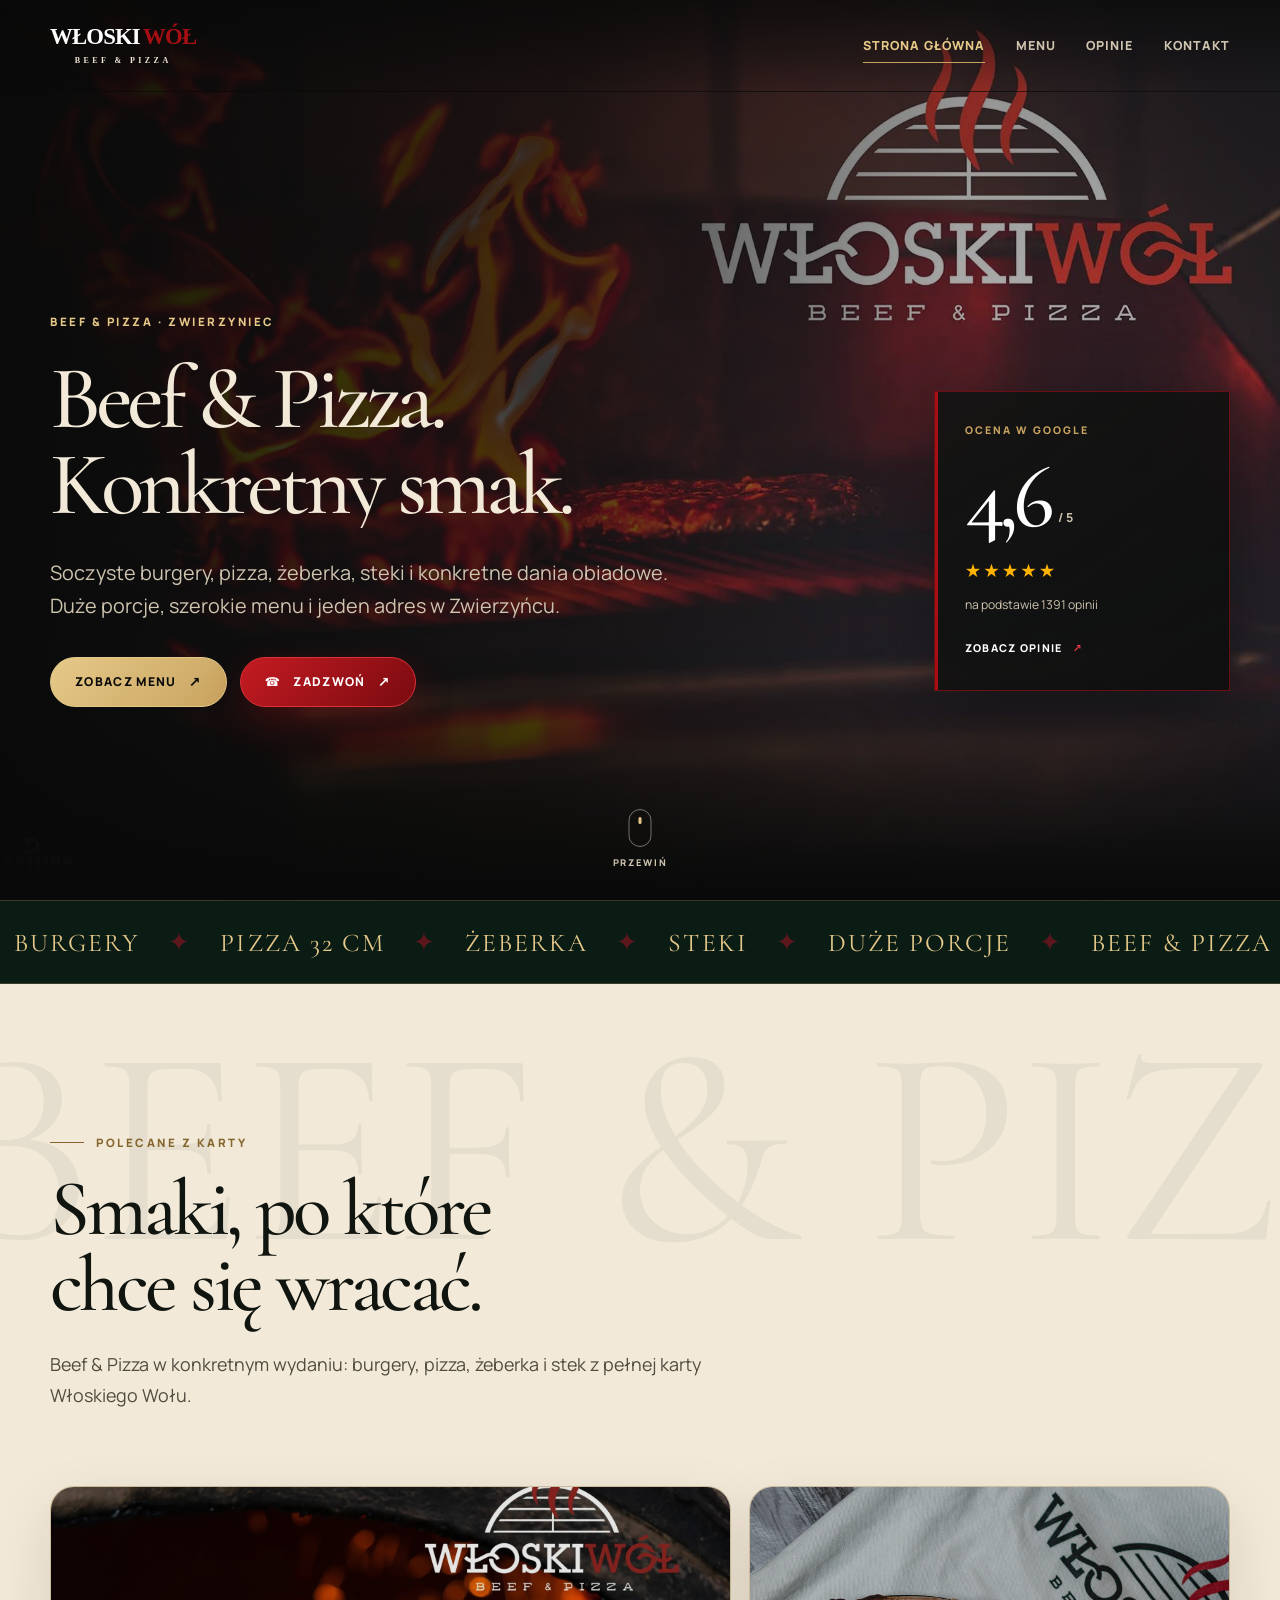
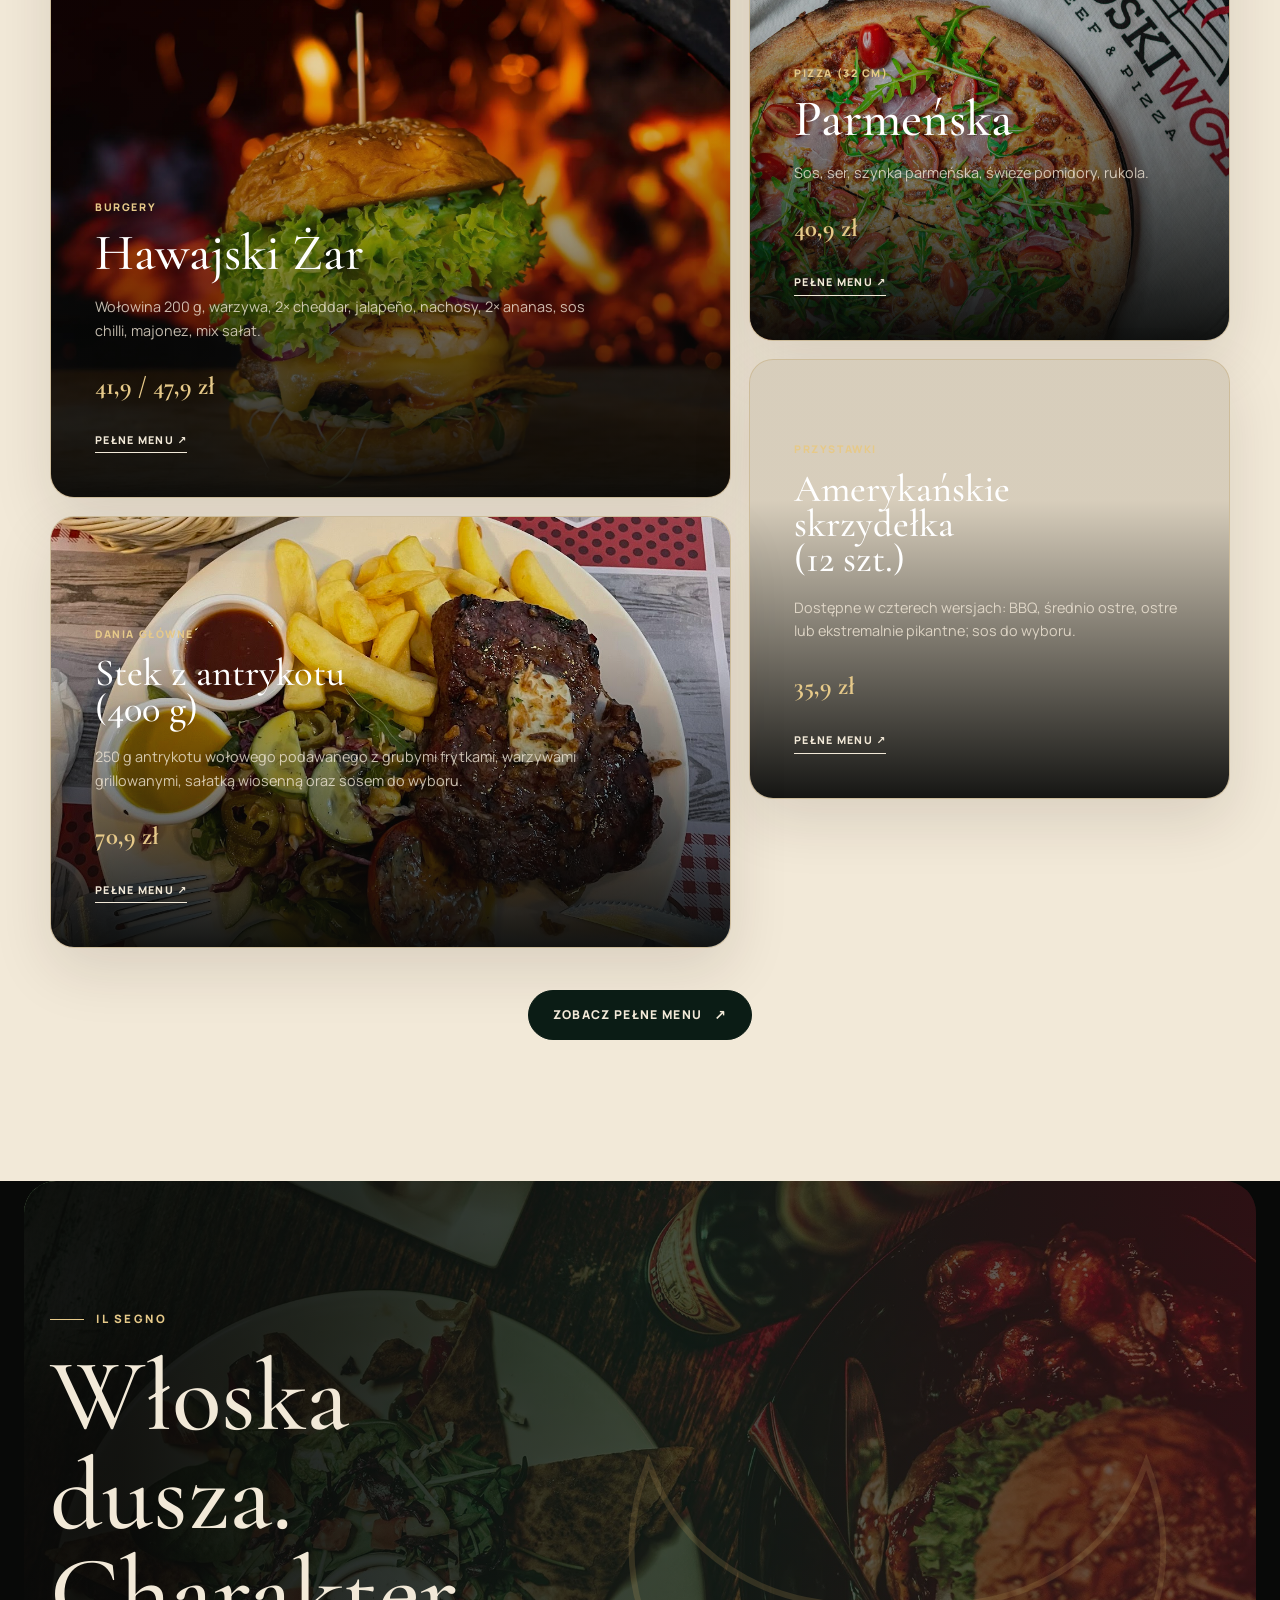
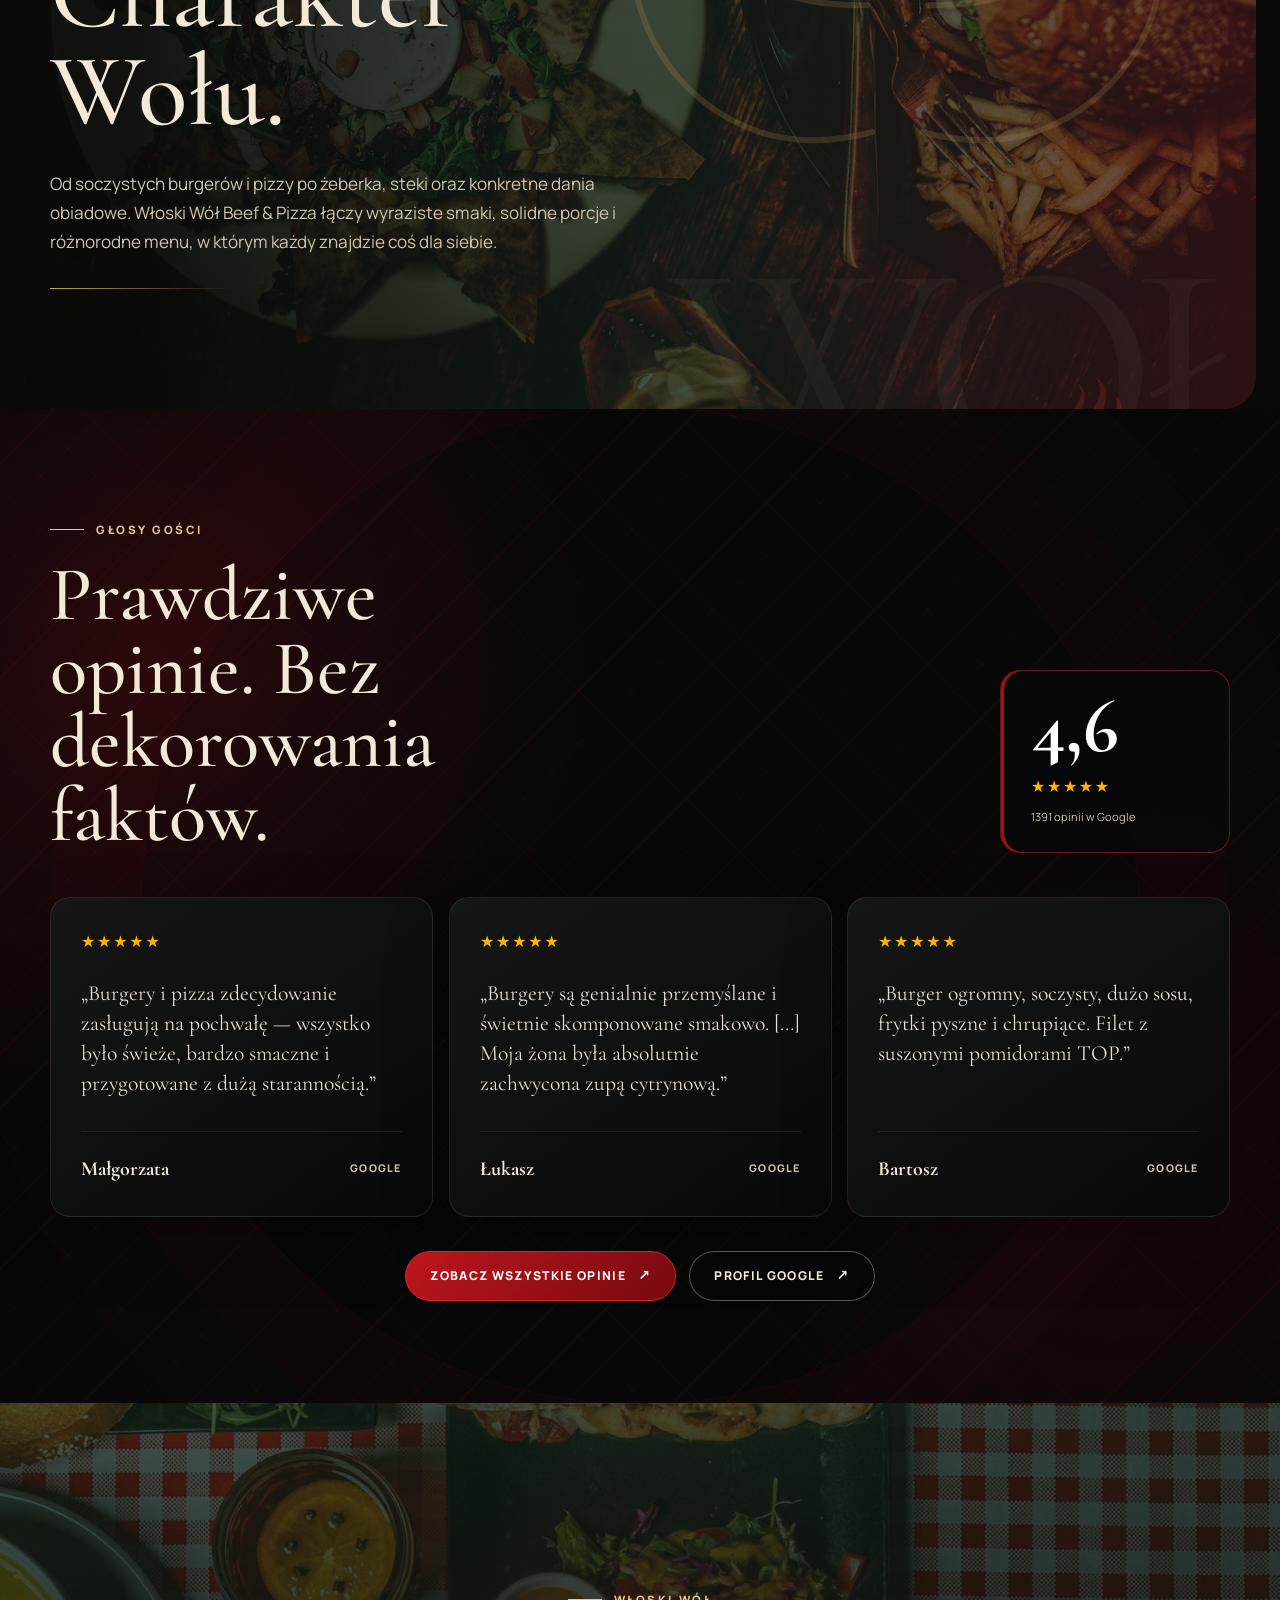
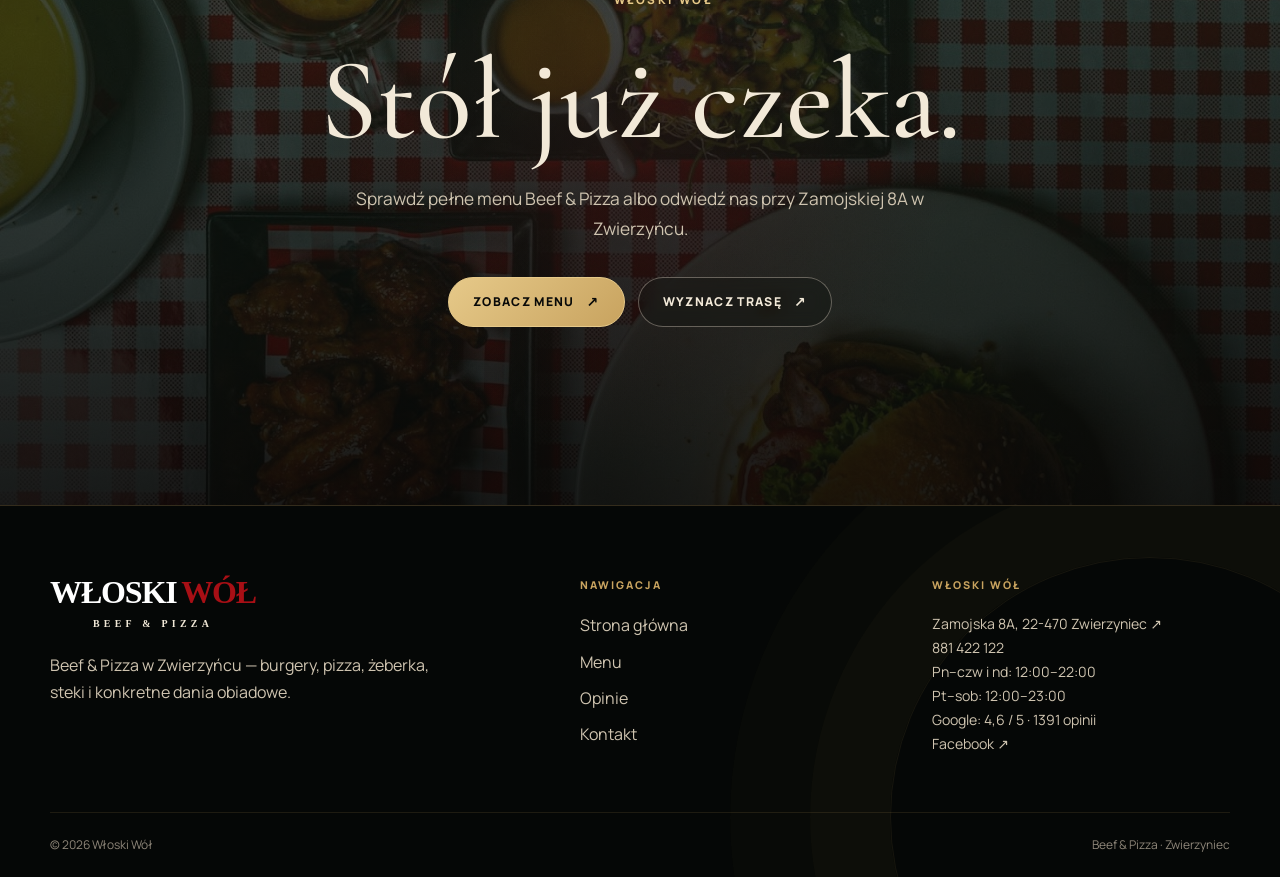
<file: index.html>
<!doctype html>
<html lang="pl" class="no-js">
<head>
  <meta charset="utf-8">
  <meta name="viewport" content="width=device-width, initial-scale=1, viewport-fit=cover">
  <title>Włoski Wół Beef &amp; Pizza — burgery, pizza i steki w Zwierzyńcu</title>
  <meta name="description" content="Włoski Wół Beef &amp; Pizza w Zwierzyńcu — burgery, pizza, żeberka, steki, dania obiadowe i duże porcje. Sprawdź menu, zadzwoń lub wyznacz trasę.">
  <meta name="theme-color" content="#0B1C15">
  <meta name="robots" content="index, follow">
  <link rel="canonical" href="https://78747.github.io/wloski-wol.github.io/index.html">
  <meta property="og:type" content="website">
  <meta property="og:locale" content="pl_PL">
  <meta property="og:site_name" content="Włoski Wół">
  <meta property="og:title" content="Włoski Wół Beef &amp; Pizza — Zwierzyniec">
  <meta property="og:description" content="Burgery, pizza, żeberka, steki i konkretne dania obiadowe w Zwierzyńcu.">
  <meta property="og:url" content="https://78747.github.io/wloski-wol.github.io/index.html">
  <meta property="og:image" content="https://78747.github.io/wloski-wol.github.io/assets/images/og-cover.jpg?v=20260714-2"><meta property="og:image:width" content="1200"><meta property="og:image:height" content="630">
  <meta property="og:image:alt" content="Włoski Wół — okładka marki">
  <meta name="twitter:card" content="summary_large_image">
  <meta name="twitter:title" content="Włoski Wół">
  <meta name="twitter:description" content="Beef &amp; Pizza. Konkretny smak.">
  <meta name="twitter:image" content="https://78747.github.io/wloski-wol.github.io/assets/images/og-cover.jpg?v=20260714-2">
  <link rel="icon" href="assets/icons/favicon.png?v=20260713" type="image/png"><link rel="apple-touch-icon" href="assets/icons/favicon.png?v=20260713">
  <link rel="manifest" href="manifest.webmanifest">
  <link rel="preconnect" href="https://fonts.googleapis.com">
  <link rel="preconnect" href="https://fonts.gstatic.com" crossorigin>
  <link href="https://fonts.googleapis.com/css2?family=Cormorant+Garamond:ital,wght@0,400;0,500;0,600;1,500&amp;family=Manrope:wght@400;500;600;700;800&amp;display=swap" rel="stylesheet">
  <link rel="preload" href="assets/images/home-hero.jpg" as="image" type="image/jpeg">
  <link rel="stylesheet" href="styles.css?v=20260714-4">
  <script>document.documentElement.classList.remove('no-js');document.documentElement.classList.add('js');</script>
  <script type="application/ld+json">{"@context":"https://schema.org","@type":"Restaurant","@id":"https://78747.github.io/wloski-wol.github.io/#restaurant","name":"Włoski Wół","alternateName":"Włoski Wół Beef \u0026 Pizza","url":"https://78747.github.io/wloski-wol.github.io/index.html","image":"https://78747.github.io/wloski-wol.github.io/assets/images/og-cover.jpg?v=20260714-2","description":"Beef \u0026 Pizza w Zwierzyńcu: burgery, pizza, żeberka, steki i dania obiadowe.","telephone":"+48 881 422 122","servesCuisine":["Burgery","Pizza","Steki","Dania obiadowe"],"menu":"https://78747.github.io/wloski-wol.github.io/menu.html","address":{"@type":"PostalAddress","streetAddress":"Zamojska 8A","postalCode":"22-470","addressLocality":"Zwierzyniec","addressCountry":"PL"},"hasMap":"https://www.google.com/maps/dir/?api=1\u0026destination=Zamojska+8A%2C+22-470+Zwierzyniec","sameAs":["https://www.facebook.com/wloskiwol"],"openingHoursSpecification":[{"@type":"OpeningHoursSpecification","dayOfWeek":["Monday","Tuesday","Wednesday","Thursday","Sunday"],"opens":"12:00","closes":"22:00"},{"@type":"OpeningHoursSpecification","dayOfWeek":["Friday","Saturday"],"opens":"12:00","closes":"23:00"}],"aggregateRating":{"@type":"AggregateRating","ratingValue":"4.6","bestRating":"5","reviewCount":"1391"}}</script>
</head>
<body data-page="home">
  <a class="skip-link" href="#main">Przejdź do treści</a>
  <div class="scroll-progress" data-scroll-progress aria-hidden="true"></div>
  <div class="custom-cursor" data-cursor aria-hidden="true"></div>

  <div class="preloader" data-preloader role="status" aria-label="Ładowanie strony">
    <div class="preloader__inner">
      <div class="preloader__wordmark"><strong><span>WŁOSKI</span><span>WÓŁ</span></strong><small>Beef &amp; Pizza</small></div>
      <span class="preloader__line" aria-hidden="true"></span>
    </div>
  </div>

  <header class="site-header" data-header>
    <div class="header__inner">
      <a class="brand" href="index.html" aria-label="Włoski Wół — strona główna">
        
        <span class="brand__copy"><strong class="brand__name"><span>WŁOSKI</span><span class="brand__name-accent">WÓŁ</span></strong><span class="brand__tag">Beef &amp; Pizza</span></span>
      </a>
      <button class="menu-toggle" type="button" data-menu-toggle aria-expanded="false" aria-controls="site-navigation" aria-label="Otwórz menu"><span></span><span></span><span></span></button>
      <nav class="site-nav" id="site-navigation" data-site-nav aria-label="Główna nawigacja">
        <a class="site-nav__link" href="index.html" aria-current="page">Strona główna</a>
        <a class="site-nav__link" href="menu.html">Menu</a>
        
        <a class="site-nav__link" href="opinie.html">Opinie</a>
        <a class="site-nav__link" href="kontakt.html">Kontakt</a>
      </nav>
    </div>
  </header>
  <button class="nav-backdrop" type="button" data-nav-backdrop aria-label="Zamknij menu" hidden></button>

  <main id="main">
    <section class="hero" aria-labelledby="hero-title">
      <div class="hero__media hero__media--home"><img src="assets/images/home-hero.jpg" width="1900" height="1267" alt="Grill w płomieniach i logo restauracji Włoski Wół" fetchpriority="high" decoding="async"></div>
      <div class="hero__light" aria-hidden="true"></div>
      <div class="hero__steam" aria-hidden="true"><span></span><span></span><span></span></div>
      <div class="hero__inner">
        <div class="hero__content">
          <p class="hero__eyebrow" data-reveal>Beef &amp; Pizza · Zwierzyniec</p>
          <h1 id="hero-title">
            <span class="line"><span data-reveal data-delay="1">Beef &amp; Pizza.</span></span>
            <span class="line"><span data-reveal data-delay="2">Konkretny smak.</span></span>
          </h1>
          <p class="hero__lead" data-reveal data-delay="3">Soczyste burgery, pizza, żeberka, steki i konkretne dania obiadowe. Duże porcje, szerokie menu i jeden adres w Zwierzyńcu.</p>
          <div class="button-row" data-reveal data-delay="4">
            <a class="button button--gold" href="menu.html" data-magnetic>Zobacz menu <span class="button__arrow" aria-hidden="true">↗</span></a>
            <a class="button button--call" href="tel:+48881422122" data-magnetic><span aria-hidden="true">☎</span> Zadzwoń <span class="button__arrow" aria-hidden="true">↗</span></a>
          </div>
        </div>
        <aside class="hero__card hero__rating" data-reveal="right" data-delay="3" aria-label="Ocena restauracji Włoski Wół w Google">
          <p class="hero__card-title">Ocena w Google</p>
          <div class="hero__rating-row">
            <strong class="hero__rating-score">4,6</strong>
            <span class="hero__rating-max">/ 5</span>
          </div>
          <div class="hero__rating-stars" aria-label="Ocena 4,6 na 5 gwiazdek">★★★★★</div>
          <p class="hero__rating-count">na podstawie 1391 opinii</p>
          <a class="hero__rating-link" href="opinie.html">Zobacz opinie <span aria-hidden="true">↗</span></a>
        </aside>
      </div>
      <a class="scroll-cue" href="#menu-polecane">Przewiń</a>
    </section>

    <div class="marquee" aria-label="Charakter marki Włoski Wół">
      <div class="marquee__track">
        <div class="marquee__group"><span>Burgery</span><span>Pizza 32 cm</span><span>Żeberka</span><span>Steki</span><span>Duże porcje</span><span>Beef &amp; Pizza</span></div>
        <div class="marquee__group" aria-hidden="true"><span>Burgery</span><span>Pizza 32 cm</span><span>Żeberka</span><span>Steki</span><span>Duże porcje</span><span>Beef &amp; Pizza</span></div>
      </div>
    </div>

    <section class="section section--cream menu-teaser" id="menu-polecane" aria-labelledby="dishes-title">
  <div class="container">
    <div class="section__intro featured-dishes__intro">
      <span class="eyebrow" style="color:#85662e" data-reveal>Polecane z karty</span>
      <h2 class="section-title" id="dishes-title" data-reveal>Smaki, po które chce się wracać.</h2>
      <p class="lede" data-reveal>Beef &amp; Pizza w konkretnym wydaniu: burgery, pizza, żeberka i stek z pełnej karty Włoskiego Wołu.</p>
    </div>
    <div class="featured-dishes">
      <article class="dish-card dish-card--burger" data-reveal data-tilt>
        <a class="dish-card__link" href="menu.html#menu-burgery" aria-label="Hawajski Żar — przejdź do burgerów w menu">
          <div class="dish-card__media"><img src="assets/images/menu-teaser.jpg?v=20260713-2" width="1860" height="2048" loading="lazy" decoding="async" alt="Burger Hawajski Żar"></div>
          <div class="dish-card__content"><span class="dish-card__category">Burgery</span><h3>Hawajski Żar</h3><p>Wołowina 200 g, warzywa, 2× cheddar, jalapeño, nachosy, 2× ananas, sos chilli, majonez, mix sałat.</p><strong>41,9 / 47,9 zł</strong><span class="dish-card__cta">Pełne menu ↗</span></div>
        </a>
      </article>
      <article class="dish-card dish-card--pizza" data-reveal data-delay="1" data-tilt>
        <a class="dish-card__link" href="menu.html#menu-pizza-32-cm" aria-label="Pizza Parmeńska — przejdź do pizzy w menu">
          <div class="dish-card__media"><img src="assets/images/menu-hero.webp" width="1900" height="1428" loading="lazy" decoding="async" alt="Pizza Parmeńska Włoskiego Wołu"></div>
          <div class="dish-card__content"><span class="dish-card__category">Pizza (32 cm)</span><h3>Parmeńska</h3><p>Sos, ser, szynka parmeńska, świeże pomidory, rukola.</p><strong>40,9 zł</strong><span class="dish-card__cta">Pełne menu ↗</span></div>
        </a>
      </article>
      <article class="dish-card dish-card--wings" data-reveal data-delay="2" data-tilt>
        <a class="dish-card__link" href="menu.html#menu-przystawki" aria-label="Amerykańskie skrzydełka — przejdź do przystawek w menu">
          <div class="dish-card__media"><img src="assets/images/featured-wings.jpg?v=20260714" width="1600" height="1224" loading="lazy" decoding="async" alt="Amerykańskie skrzydełka Włoskiego Wołu"></div>
          <div class="dish-card__content"><span class="dish-card__category">Przystawki</span><h3>Amerykańskie skrzydełka (12 szt.)</h3><p>Dostępne w czterech wersjach: BBQ, średnio ostre, ostre lub ekstremalnie pikantne; sos do wyboru.</p><strong>35,9 zł</strong><span class="dish-card__cta">Pełne menu ↗</span></div>
        </a>
      </article>
      <article class="dish-card dish-card--steak" data-reveal data-delay="3" data-tilt>
        <a class="dish-card__link" href="menu.html#menu-dania-glowne" aria-label="Stek z antrykotu — przejdź do dań głównych w menu">
          <div class="dish-card__media"><img src="assets/images/featured-steak.jpg?v=20260714" width="1200" height="1600" loading="lazy" decoding="async" alt="Stek z antrykotu Włoskiego Wołu"></div>
          <div class="dish-card__content"><span class="dish-card__category">Dania główne</span><h3>Stek z antrykotu (400 g)</h3><p>250 g antrykotu wołowego podawanego z grubymi frytkami, warzywami grillowanymi, sałatką wiosenną oraz sosem do wyboru.</p><strong>70,9 zł</strong><span class="dish-card__cta">Pełne menu ↗</span></div>
        </a>
      </article>
    </div>
    <div class="button-row featured-dishes__action" data-reveal><a class="button button--dark" href="menu.html" data-magnetic>Zobacz pełne menu <span class="button__arrow" aria-hidden="true">↗</span></a></div>
  </div>
</section>

    <section class="signature" aria-labelledby="signature-title">
      <div class="signature__media"><img class="signature__photo" src="assets/images/signature-hero.jpg?v=20260713" width="1900" height="1753" loading="lazy" decoding="async" alt="Stół pełen dań Włoskiego Wołu"></div>
      <svg class="signature__horns" viewBox="0 0 700 430" fill="none" aria-hidden="true"><path d="M314 227C190 230 93 168 54 57 7 177 44 301 148 361c58 33 119 31 172 17m66-151c124 3 221-59 260-170 47 120 10 244-94 304-58 33-119 31-172 17" stroke="#C8A35F" stroke-width="7" stroke-linecap="round"/></svg>
      <div class="signature__content">
        <span class="eyebrow" data-reveal>Il segno</span>
        <h2 id="signature-title" data-reveal>Włoska dusza. Charakter Wołu.</h2>
        <p data-reveal data-delay="2">Od soczystych burgerów i pizzy po żeberka, steki oraz konkretne dania obiadowe. Włoski Wół Beef &amp; Pizza łączy wyraziste smaki, solidne porcje i różnorodne menu, w którym każdy znajdzie coś dla siebie.</p>
        <div class="gold-line" data-reveal data-delay="3"></div>
      </div>
      <span class="signature__word" data-parallax="0.04" aria-hidden="true">WOŁ</span>
    </section>

    <div class="home-combined">
<section class="section section--tight home-reviews" aria-labelledby="reviews-title">
  <div class="container">
    <div class="home-reviews__head" data-reveal>
      <div><span class="eyebrow">Głosy gości</span><h2 id="reviews-title">Prawdziwe opinie. Bez dekorowania faktów.</h2></div>
      <div class="home-reviews__rating" aria-label="Ocena 4,6 na 5 na podstawie 1391 opinii"><strong>4,6</strong><span>★★★★★</span><small>1391 opinii w Google</small></div>
    </div>
    <div class="home-review-grid">
      <article class="home-review-card" data-reveal data-tilt><div class="home-review-card__stars" aria-label="5 na 5 gwiazdek">★★★★★</div><blockquote>„Burgery i pizza zdecydowanie zasługują na pochwałę — wszystko było świeże, bardzo smaczne i przygotowane z dużą starannością.”</blockquote><footer><strong>Małgorzata</strong><span>Google</span></footer></article>
      <article class="home-review-card" data-reveal data-delay="1" data-tilt><div class="home-review-card__stars" aria-label="5 na 5 gwiazdek">★★★★★</div><blockquote>„Burgery są genialnie przemyślane i świetnie skomponowane smakowo. […] Moja żona była absolutnie zachwycona zupą cytrynową.”</blockquote><footer><strong>Łukasz</strong><span>Google</span></footer></article>
      <article class="home-review-card" data-reveal data-delay="2" data-tilt><div class="home-review-card__stars" aria-label="5 na 5 gwiazdek">★★★★★</div><blockquote>„Burger ogromny, soczysty, dużo sosu, frytki pyszne i chrupiące. Filet z suszonymi pomidorami TOP.”</blockquote><footer><strong>Bartosz</strong><span>Google</span></footer></article>
    </div>
    <div class="button-row home-reviews__actions" data-reveal><a class="button button--red" href="opinie.html">Zobacz wszystkie opinie <span class="button__arrow" aria-hidden="true">↗</span></a><a class="button button--ghost" href="https://www.google.com/maps/place/Włoski+Wół/@50.9852145,20.1398895,7z/data=!4m17!1m8!3m7!1s0x4723475b249264e5:0x8d2ecfb6ac22562f!2zV8WCb3NraSBXw7PFgg!8m2!3d50.6137739!4d22.9670734!10e9!16s%2Fg%2F11rqsshdw_!3m7!1s0x4723475b249264e5:0x8d2ecfb6ac22562f!8m2!3d50.6137739!4d22.9670734!9m1!1b1!16s%2Fg%2F11rqsshdw_?hl=pl&amp;entry=ttu&amp;g_ep=EgoyMDI2MDcwOC4wIKXMDSoASAFQAw%3D%3D" target="_blank" rel="noopener noreferrer">Profil Google <span class="button__arrow" aria-hidden="true">↗</span></a></div>
  </div>
</section>
    </div>

    <section class="final-cta" aria-labelledby="final-title">
      <div class="final-cta__media"><img src="assets/images/home-final-table.jpg" width="1473" height="1600" loading="lazy" decoding="async" alt="Stół zastawiony daniami restauracji Włoski Wół"></div>
      <div class="final-cta__content">
        <span class="eyebrow" data-reveal>Włoski Wół</span>
        <h2 id="final-title" data-reveal>Stół już czeka.</h2>
        <p data-reveal data-delay="2">Sprawdź pełne menu Beef &amp; Pizza albo odwiedź nas przy Zamojskiej 8A w Zwierzyńcu.</p>
        <div class="button-row" data-reveal data-delay="3">
          <a class="button button--gold" href="menu.html" data-magnetic>Zobacz menu <span class="button__arrow" aria-hidden="true">↗</span></a>
          <a class="button button--ghost" href="https://www.google.com/maps/dir/?api=1&amp;destination=Zamojska+8A%2C+22-470+Zwierzyniec" target="_blank" rel="noopener noreferrer" data-magnetic>Wyznacz trasę <span class="button__arrow" aria-hidden="true">↗</span></a>
        </div>
      </div>
    </section>
  </main>

  <footer class="site-footer">
  <div class="container footer__main">
    <div class="footer__brand">
      <a class="brand" href="index.html" aria-label="Włoski Wół — strona główna"><span class="brand__copy"><strong class="brand__name"><span>WŁOSKI</span><span class="brand__name-accent">WÓŁ</span></strong><span class="brand__tag">Beef &amp; Pizza</span></span></a>
      <p class="footer__tagline">Beef &amp; Pizza w Zwierzyńcu — burgery, pizza, żeberka, steki i konkretne dania obiadowe.</p>
    </div>
    <div><p class="footer__heading">Nawigacja</p><nav class="footer__nav" aria-label="Nawigacja w stopce"><a href="index.html">Strona główna</a><a href="menu.html">Menu</a><a href="opinie.html">Opinie</a><a href="kontakt.html">Kontakt</a></nav></div>
    <div><p class="footer__heading">Włoski Wół</p><p class="footer__note"><a href="https://www.google.com/maps/dir/?api=1&amp;destination=Zamojska+8A%2C+22-470+Zwierzyniec" target="_blank" rel="noopener noreferrer">Zamojska 8A, 22-470 Zwierzyniec ↗</a><br><a href="tel:+48881422122">881 422 122</a><br>Pn–czw i nd: 12:00–22:00<br>Pt–sob: 12:00–23:00<br><a href="opinie.html">Google: 4,6 / 5 · 1391 opinii</a><br><a href="https://www.facebook.com/wloskiwol" target="_blank" rel="noopener noreferrer">Facebook ↗</a></p></div>
  </div>
  <div class="container footer__bottom"><span>© <span data-current-year>2026</span> Włoski Wół</span><span>Beef &amp; Pizza · Zwierzyniec</span></div>
</footer>
<div class="mobile-actions" data-mobile-actions aria-label="Szybki kontakt">
  <a href="tel:+48881422122" aria-label="Zadzwoń do Włoskiego Wołu"><svg viewBox="0 0 24 24" aria-hidden="true"><path d="M7.4 3.5 10 7.7 8.3 9.4c1.2 2.5 3.1 4.4 5.6 5.6l1.7-1.7 4.2 2.6-.8 3.2c-.2.8-.9 1.4-1.8 1.4C9.7 20.5 3.5 14.3 3.5 6.8c0-.9.6-1.6 1.4-1.8l2.5-.7Z" fill="none" stroke="currentColor" stroke-width="1.7" stroke-linejoin="round"/></svg><span>Zadzwoń</span></a>
  <a href="https://www.google.com/maps/dir/?api=1&amp;destination=Zamojska+8A%2C+22-470+Zwierzyniec" target="_blank" rel="noopener noreferrer" aria-label="Wyznacz trasę do Włoskiego Wołu"><svg viewBox="0 0 24 24" aria-hidden="true"><path d="M12 21s6-5.5 6-11a6 6 0 1 0-12 0c0 5.5 6 11 6 11Z" fill="none" stroke="currentColor" stroke-width="1.7"/><circle cx="12" cy="10" r="2.2" fill="currentColor"/></svg><span>Trasa</span></a>
</div>
  <script src="script.js?v=20260714-2" defer></script>
</body>
</html>
</file>
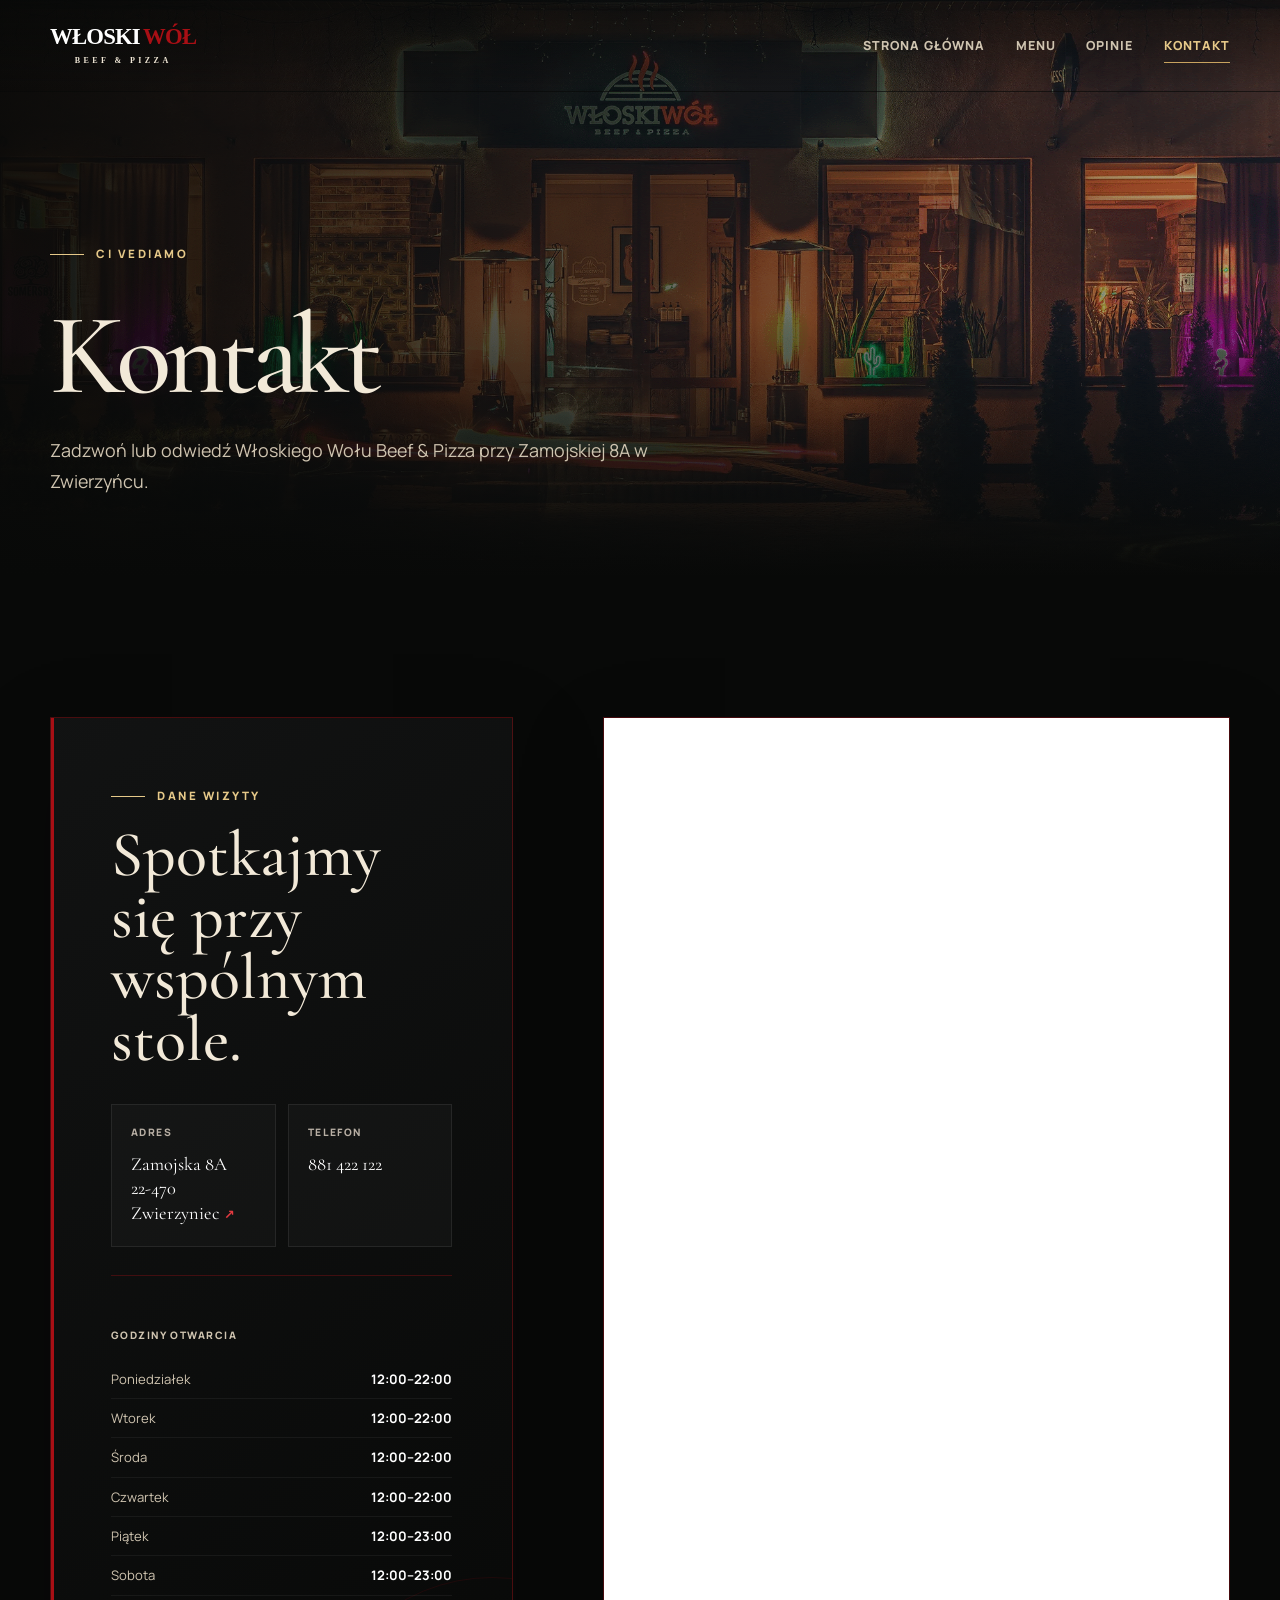
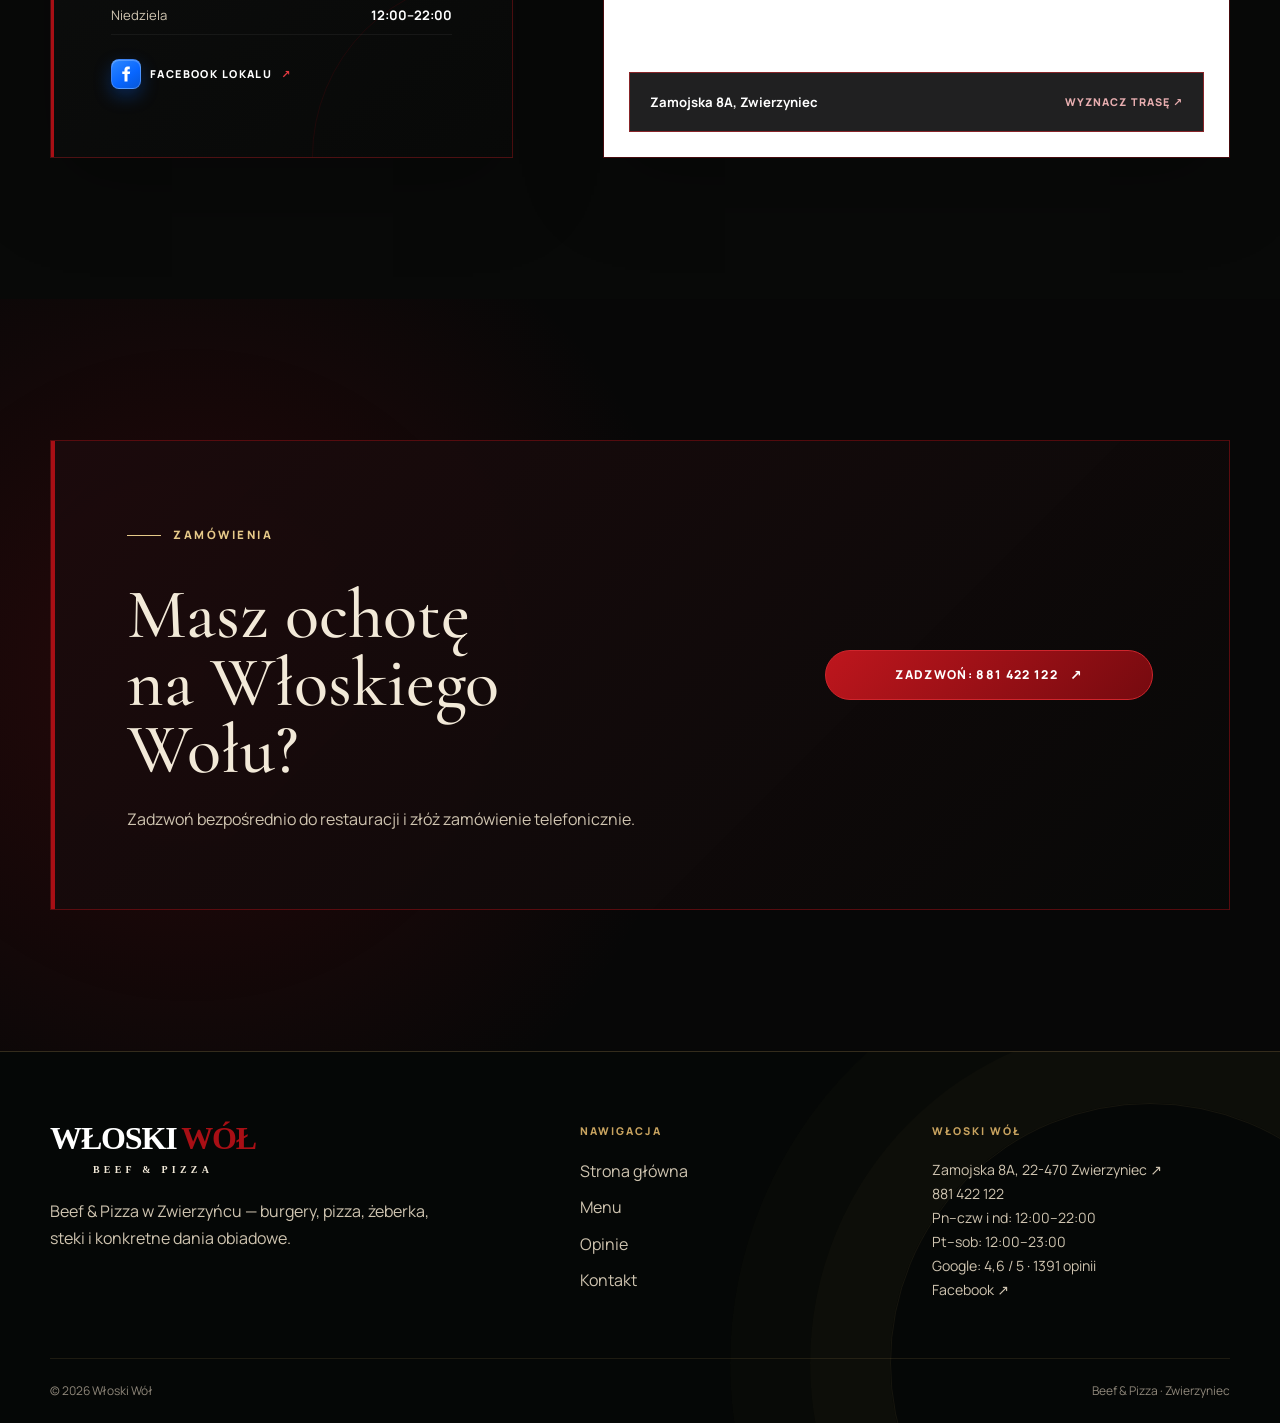
<file: kontakt.html>
<!doctype html>
<html lang="pl" class="no-js">
<head>
  <meta charset="utf-8"><meta name="viewport" content="width=device-width, initial-scale=1, viewport-fit=cover">
  <title>Kontakt i lokalizacja — Włoski Wół</title>
  <meta name="description" content="Kontakt z restauracją Włoski Wół — Zamojska 8A w Zwierzyńcu. Telefon 881 422 122, aktualne godziny otwarcia, Facebook i mapa dojazdu.">
  <meta name="theme-color" content="#0A0A0A"><meta name="robots" content="index, follow">
  <link rel="canonical" href="https://78747.github.io/wloski-wol.github.io/kontakt.html">
  <meta property="og:type" content="website"><meta property="og:locale" content="pl_PL"><meta property="og:site_name" content="Włoski Wół"><meta property="og:title" content="Kontakt i lokalizacja — Włoski Wół"><meta property="og:description" content="Dane wizyty Włoskiego Wołu."><meta property="og:url" content="https://78747.github.io/wloski-wol.github.io/kontakt.html"><meta property="og:image" content="https://78747.github.io/wloski-wol.github.io/assets/images/og-cover.jpg?v=20260714-2"><meta property="og:image:width" content="1200"><meta property="og:image:height" content="630"><meta property="og:image:alt" content="Włoski Wół — okładka marki">
  <meta name="twitter:card" content="summary_large_image"><meta name="twitter:title" content="Kontakt — Włoski Wół"><meta name="twitter:description" content="Dane wizyty Włoskiego Wołu."><meta name="twitter:image" content="https://78747.github.io/wloski-wol.github.io/assets/images/og-cover.jpg?v=20260714-2">
  <link rel="icon" href="assets/icons/favicon.png?v=20260713" type="image/png"><link rel="apple-touch-icon" href="assets/icons/favicon.png?v=20260713"><link rel="manifest" href="manifest.webmanifest"><link rel="preconnect" href="https://fonts.googleapis.com"><link rel="preconnect" href="https://fonts.gstatic.com" crossorigin><link href="https://fonts.googleapis.com/css2?family=Cormorant+Garamond:ital,wght@0,400;0,500;0,600;1,500&amp;family=Manrope:wght@400;500;600;700;800&amp;display=swap" rel="stylesheet"><link rel="stylesheet" href="styles.css?v=20260714-4">
  <script>document.documentElement.classList.remove('no-js');document.documentElement.classList.add('js');</script>
  <script type="application/ld+json">{"@context":"https://schema.org","@type":"Restaurant","@id":"https://78747.github.io/wloski-wol.github.io/#restaurant","name":"Włoski Wół","alternateName":"Włoski Wół Beef \u0026 Pizza","url":"https://78747.github.io/wloski-wol.github.io/kontakt.html","image":"https://78747.github.io/wloski-wol.github.io/assets/images/og-cover.jpg?v=20260714-2","description":"Beef \u0026 Pizza w Zwierzyńcu: burgery, pizza, żeberka, steki i dania obiadowe.","telephone":"+48 881 422 122","servesCuisine":["Burgery","Pizza","Steki","Dania obiadowe"],"menu":"https://78747.github.io/wloski-wol.github.io/menu.html","address":{"@type":"PostalAddress","streetAddress":"Zamojska 8A","postalCode":"22-470","addressLocality":"Zwierzyniec","addressCountry":"PL"},"hasMap":"https://www.google.com/maps/dir/?api=1\u0026destination=Zamojska+8A%2C+22-470+Zwierzyniec","sameAs":["https://www.facebook.com/wloskiwol"],"openingHoursSpecification":[{"@type":"OpeningHoursSpecification","dayOfWeek":["Monday","Tuesday","Wednesday","Thursday","Sunday"],"opens":"12:00","closes":"22:00"},{"@type":"OpeningHoursSpecification","dayOfWeek":["Friday","Saturday"],"opens":"12:00","closes":"23:00"}],"aggregateRating":{"@type":"AggregateRating","ratingValue":"4.6","bestRating":"5","reviewCount":"1391"}}</script>
</head>
<body data-page="contact">
  <a class="skip-link" href="#main">Przejdź do treści</a><div class="scroll-progress" data-scroll-progress aria-hidden="true"></div><div class="custom-cursor" data-cursor aria-hidden="true"></div>
  <div class="preloader" data-preloader role="status" aria-label="Ładowanie strony"><div class="preloader__inner"><div class="preloader__wordmark"><strong><span>WŁOSKI</span><span>WÓŁ</span></strong><small>Beef &amp; Pizza</small></div><span class="preloader__line" aria-hidden="true"></span></div></div>
  <header class="site-header" data-header><div class="header__inner"><a class="brand" href="index.html" aria-label="Włoski Wół — strona główna"><span class="brand__copy"><strong class="brand__name"><span>WŁOSKI</span><span class="brand__name-accent">WÓŁ</span></strong><span class="brand__tag">Beef &amp; Pizza</span></span></a><button class="menu-toggle" type="button" data-menu-toggle aria-expanded="false" aria-controls="site-navigation" aria-label="Otwórz menu"><span></span><span></span><span></span></button><nav class="site-nav" id="site-navigation" data-site-nav aria-label="Główna nawigacja"><a class="site-nav__link" href="index.html">Strona główna</a><a class="site-nav__link" href="menu.html">Menu</a><a class="site-nav__link" href="opinie.html">Opinie</a><a class="site-nav__link" href="kontakt.html" aria-current="page">Kontakt</a></nav></div></header><button class="nav-backdrop" type="button" data-nav-backdrop aria-label="Zamknij menu" hidden></button>

  <main id="main">
    <section class="page-hero contact-hero" aria-labelledby="page-title"><div class="page-hero__media page-hero__media--contact"><img src="assets/images/contact-hero.gif?v=20260714" width="2000" height="1344" decoding="async" fetchpriority="high" alt=""></div><div class="page-hero__content"><span class="eyebrow" data-reveal>Ci vediamo</span><h1 id="page-title" data-reveal>Kontakt</h1><p data-reveal data-delay="2">Zadzwoń lub odwiedź Włoskiego Wołu Beef &amp; Pizza przy Zamojskiej 8A w Zwierzyńcu.</p></div></section>

    <section class="section" aria-labelledby="contact-title">
      <div class="container contact-layout">
        <article class="contact-card">
          <span class="eyebrow">Dane wizyty</span><h2 id="contact-title">Spotkajmy się przy wspólnym stole.</h2>
          <div class="contact-details">
            <div class="contact-detail"><span>Adres</span><a href="https://www.google.com/maps/dir/?api=1&amp;destination=Zamojska+8A%2C+22-470+Zwierzyniec" target="_blank" rel="noopener noreferrer">Zamojska 8A<br>22-470 Zwierzyniec <b aria-hidden="true">↗</b></a></div>
            <div class="contact-detail"><span>Telefon</span><a href="tel:+48881422122">881 422 122</a></div>
          </div>
          <div class="opening-hours">
            <p class="opening-hours__title">Godziny otwarcia</p>
            <dl><div><dt>Poniedziałek</dt><dd>12:00–22:00</dd></div><div><dt>Wtorek</dt><dd>12:00–22:00</dd></div><div><dt>Środa</dt><dd>12:00–22:00</dd></div><div><dt>Czwartek</dt><dd>12:00–22:00</dd></div><div><dt>Piątek</dt><dd>12:00–23:00</dd></div><div><dt>Sobota</dt><dd>12:00–23:00</dd></div><div><dt>Niedziela</dt><dd>12:00–22:00</dd></div></dl>
          </div>
          <div class="contact-social"><a href="https://www.facebook.com/wloskiwol" target="_blank" rel="noopener noreferrer"><svg class="facebook-icon" viewBox="0 0 24 24" aria-hidden="true"><path d="M14 8.5V6.7c0-.84.56-1.04 1-1.04h2V2.15L14.2 2C10.8 2 10 4.57 10 6.3v2.2H7V12h3v10h4V12h3l.5-3.5H14Z"/></svg>Facebook lokalu <span aria-hidden="true">↗</span></a></div>
        </article>
        <div class="map-placeholder contact-map"><iframe title="Mapa dojazdu do restauracji Włoski Wół" src="https://www.google.com/maps?q=Zamojska%208A%2C%2022-470%20Zwierzyniec&amp;output=embed" loading="lazy" referrerpolicy="no-referrer-when-downgrade"></iframe><a class="map-placeholder__label" href="https://www.google.com/maps/dir/?api=1&amp;destination=Zamojska+8A%2C+22-470+Zwierzyniec" target="_blank" rel="noopener noreferrer"><strong>Zamojska 8A, Zwierzyniec</strong><span>Wyznacz trasę ↗</span></a></div>
      </div>
    </section>

    <section class="section contact-order" aria-labelledby="order-title"><div class="container"><div class="contact-order__panel"><div><span class="eyebrow">Zamówienia</span><h2 id="order-title">Masz ochotę na Włoskiego Wołu?</h2><p>Zadzwoń bezpośrednio do restauracji i złóż zamówienie telefonicznie.</p></div><div class="contact-order__actions"><a class="button button--red" href="tel:+48881422122">Zadzwoń: 881 422 122 <span class="button__arrow" aria-hidden="true">↗</span></a></div></div></div></section>
  </main>

  <footer class="site-footer">
  <div class="container footer__main">
    <div class="footer__brand">
      <a class="brand" href="index.html" aria-label="Włoski Wół — strona główna"><span class="brand__copy"><strong class="brand__name"><span>WŁOSKI</span><span class="brand__name-accent">WÓŁ</span></strong><span class="brand__tag">Beef &amp; Pizza</span></span></a>
      <p class="footer__tagline">Beef &amp; Pizza w Zwierzyńcu — burgery, pizza, żeberka, steki i konkretne dania obiadowe.</p>
    </div>
    <div><p class="footer__heading">Nawigacja</p><nav class="footer__nav" aria-label="Nawigacja w stopce"><a href="index.html">Strona główna</a><a href="menu.html">Menu</a><a href="opinie.html">Opinie</a><a href="kontakt.html">Kontakt</a></nav></div>
    <div><p class="footer__heading">Włoski Wół</p><p class="footer__note"><a href="https://www.google.com/maps/dir/?api=1&amp;destination=Zamojska+8A%2C+22-470+Zwierzyniec" target="_blank" rel="noopener noreferrer">Zamojska 8A, 22-470 Zwierzyniec ↗</a><br><a href="tel:+48881422122">881 422 122</a><br>Pn–czw i nd: 12:00–22:00<br>Pt–sob: 12:00–23:00<br><a href="opinie.html">Google: 4,6 / 5 · 1391 opinii</a><br><a href="https://www.facebook.com/wloskiwol" target="_blank" rel="noopener noreferrer">Facebook ↗</a></p></div>
  </div>
  <div class="container footer__bottom"><span>© <span data-current-year>2026</span> Włoski Wół</span><span>Beef &amp; Pizza · Zwierzyniec</span></div>
</footer>
<div class="mobile-actions" data-mobile-actions aria-label="Szybki kontakt">
  <a href="tel:+48881422122" aria-label="Zadzwoń do Włoskiego Wołu"><svg viewBox="0 0 24 24" aria-hidden="true"><path d="M7.4 3.5 10 7.7 8.3 9.4c1.2 2.5 3.1 4.4 5.6 5.6l1.7-1.7 4.2 2.6-.8 3.2c-.2.8-.9 1.4-1.8 1.4C9.7 20.5 3.5 14.3 3.5 6.8c0-.9.6-1.6 1.4-1.8l2.5-.7Z" fill="none" stroke="currentColor" stroke-width="1.7" stroke-linejoin="round"/></svg><span>Zadzwoń</span></a>
  <a href="https://www.google.com/maps/dir/?api=1&amp;destination=Zamojska+8A%2C+22-470+Zwierzyniec" target="_blank" rel="noopener noreferrer" aria-label="Wyznacz trasę do Włoskiego Wołu"><svg viewBox="0 0 24 24" aria-hidden="true"><path d="M12 21s6-5.5 6-11a6 6 0 1 0-12 0c0 5.5 6 11 6 11Z" fill="none" stroke="currentColor" stroke-width="1.7"/><circle cx="12" cy="10" r="2.2" fill="currentColor"/></svg><span>Trasa</span></a>
</div>
  <script src="script.js?v=20260714-2" defer></script>
</body>
</html>
</file>
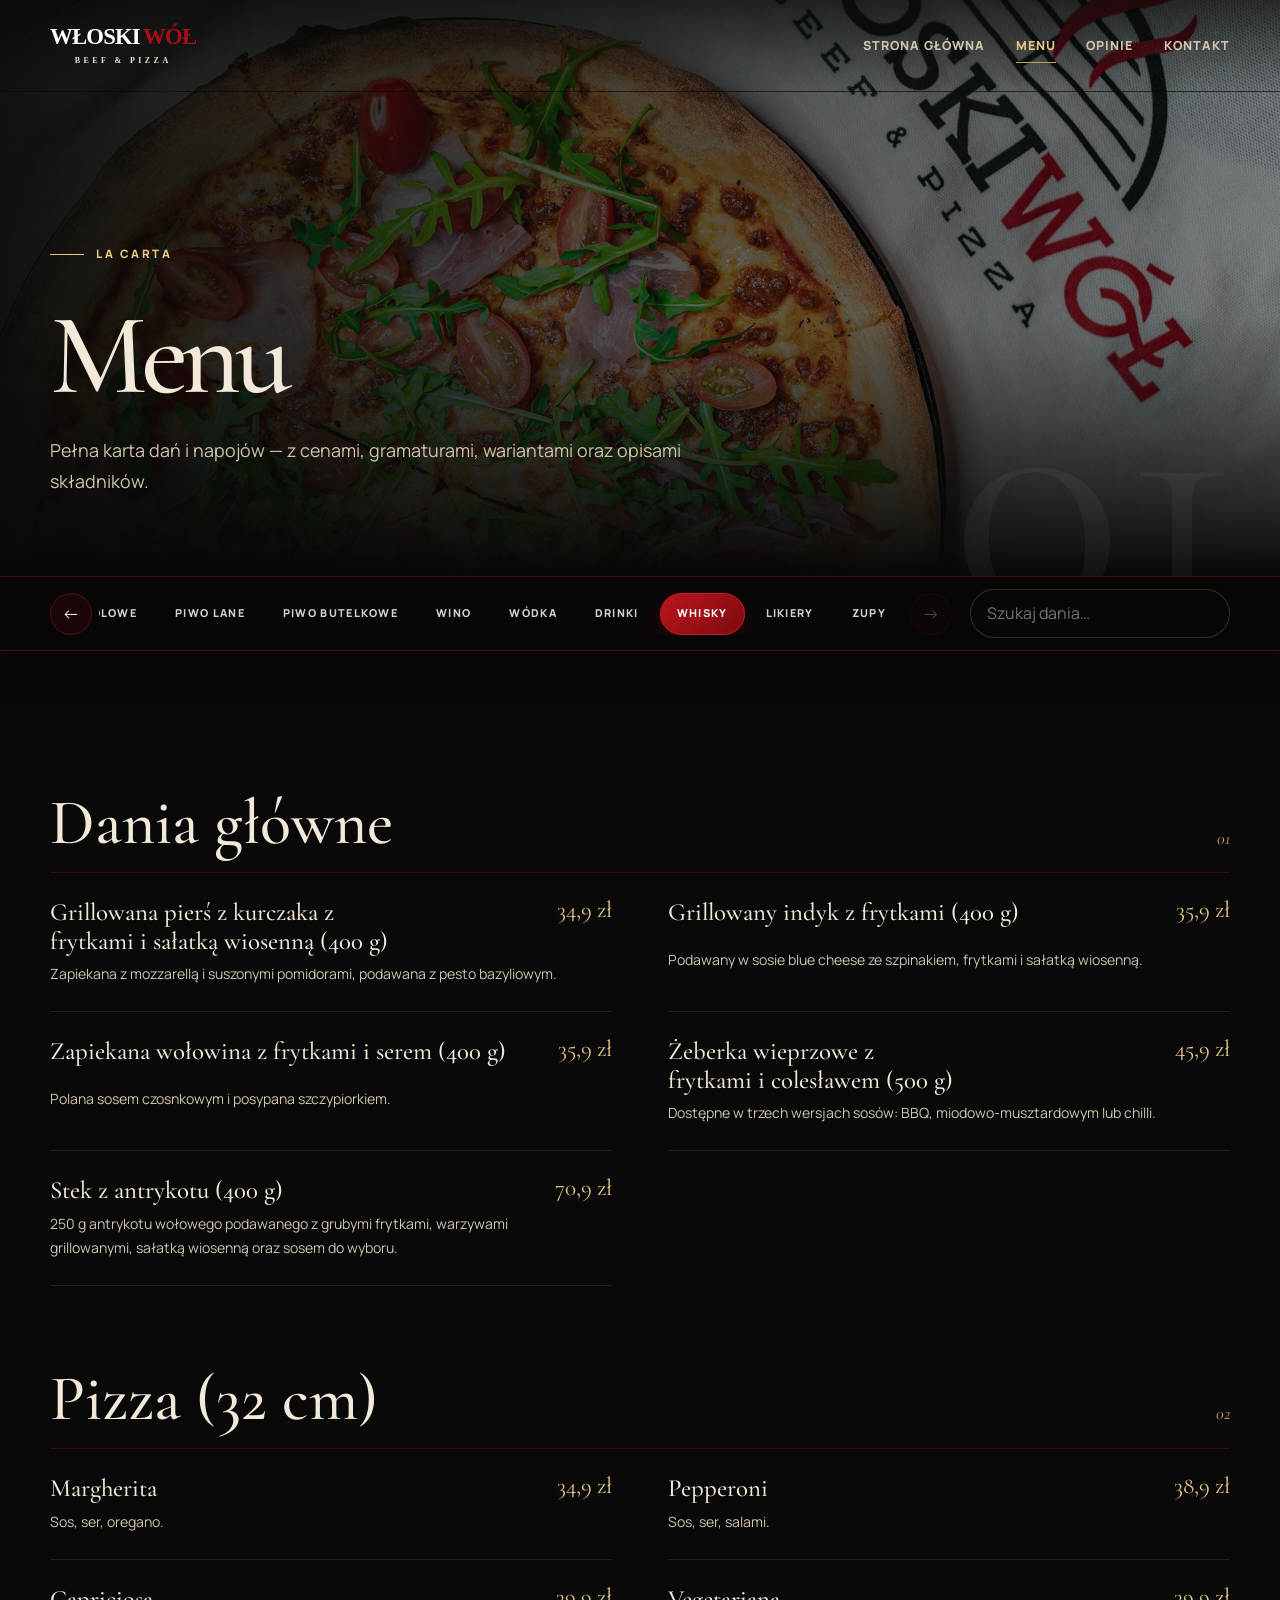
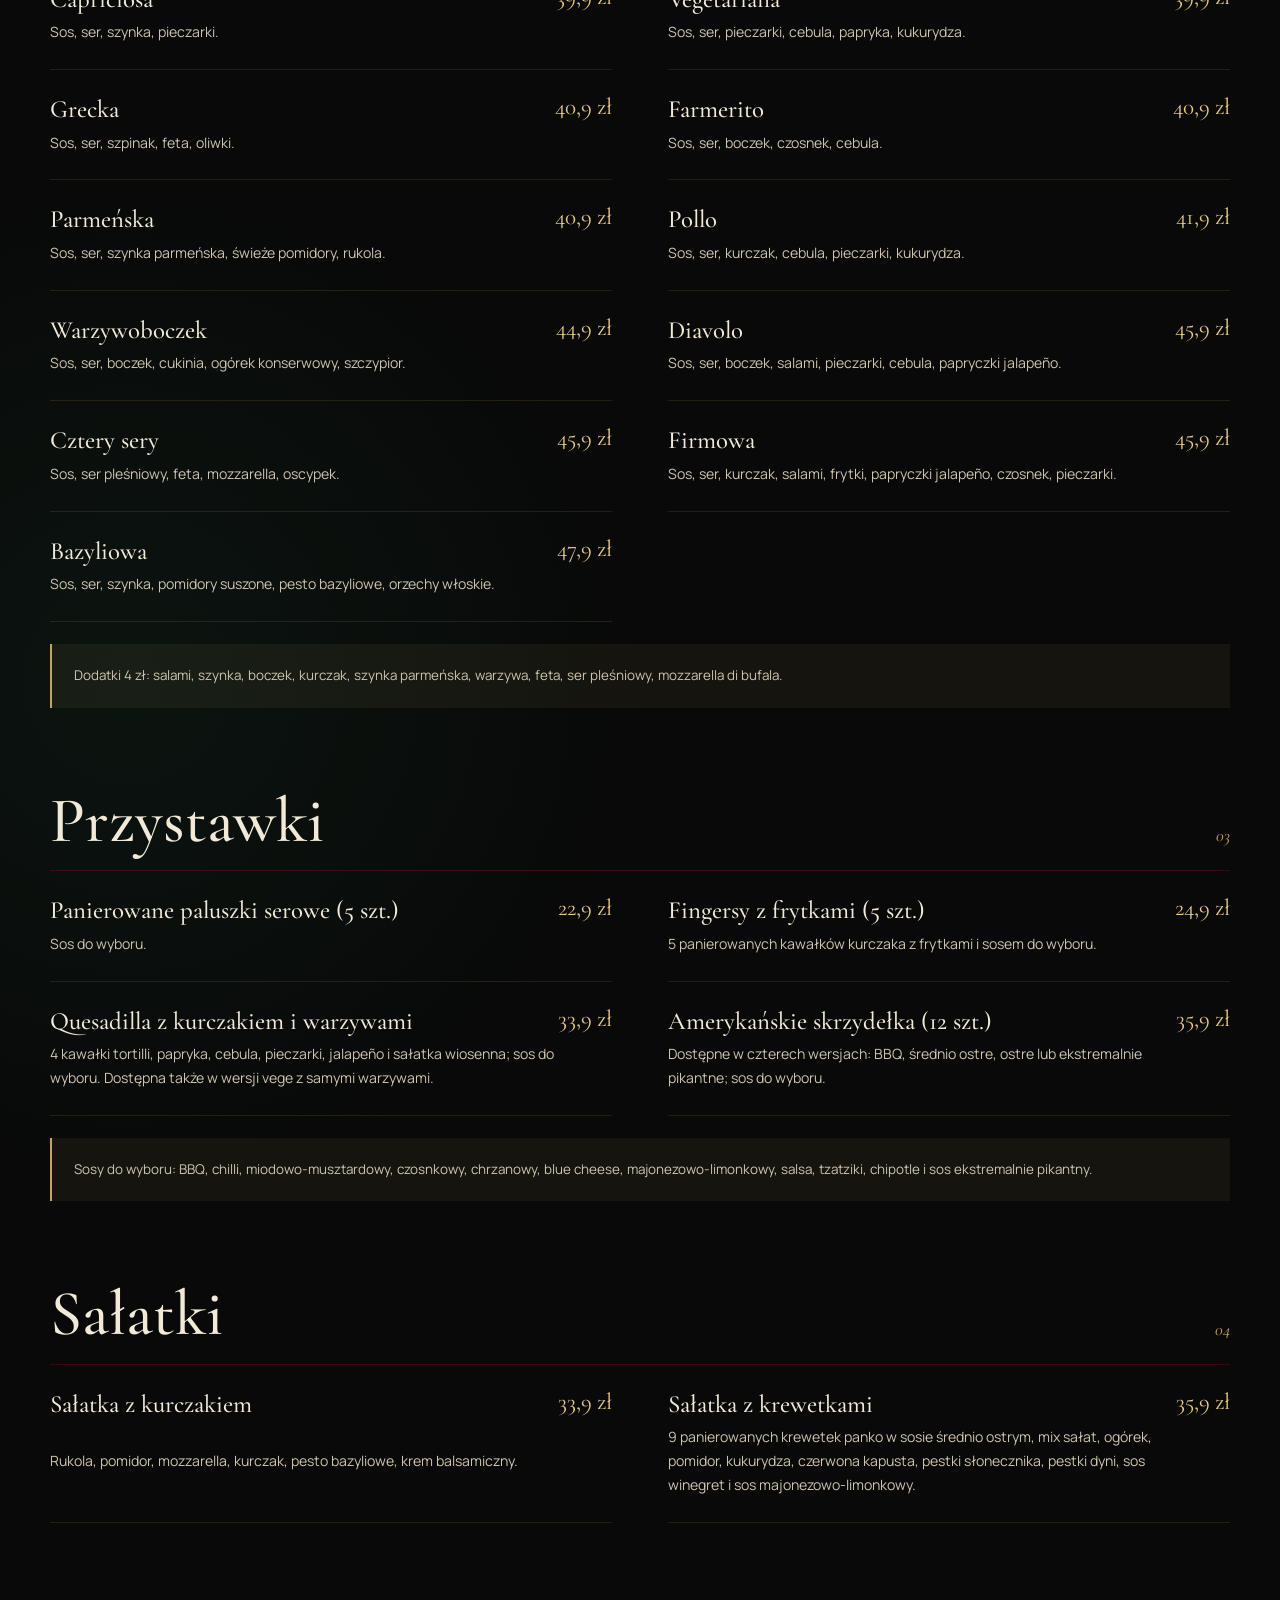
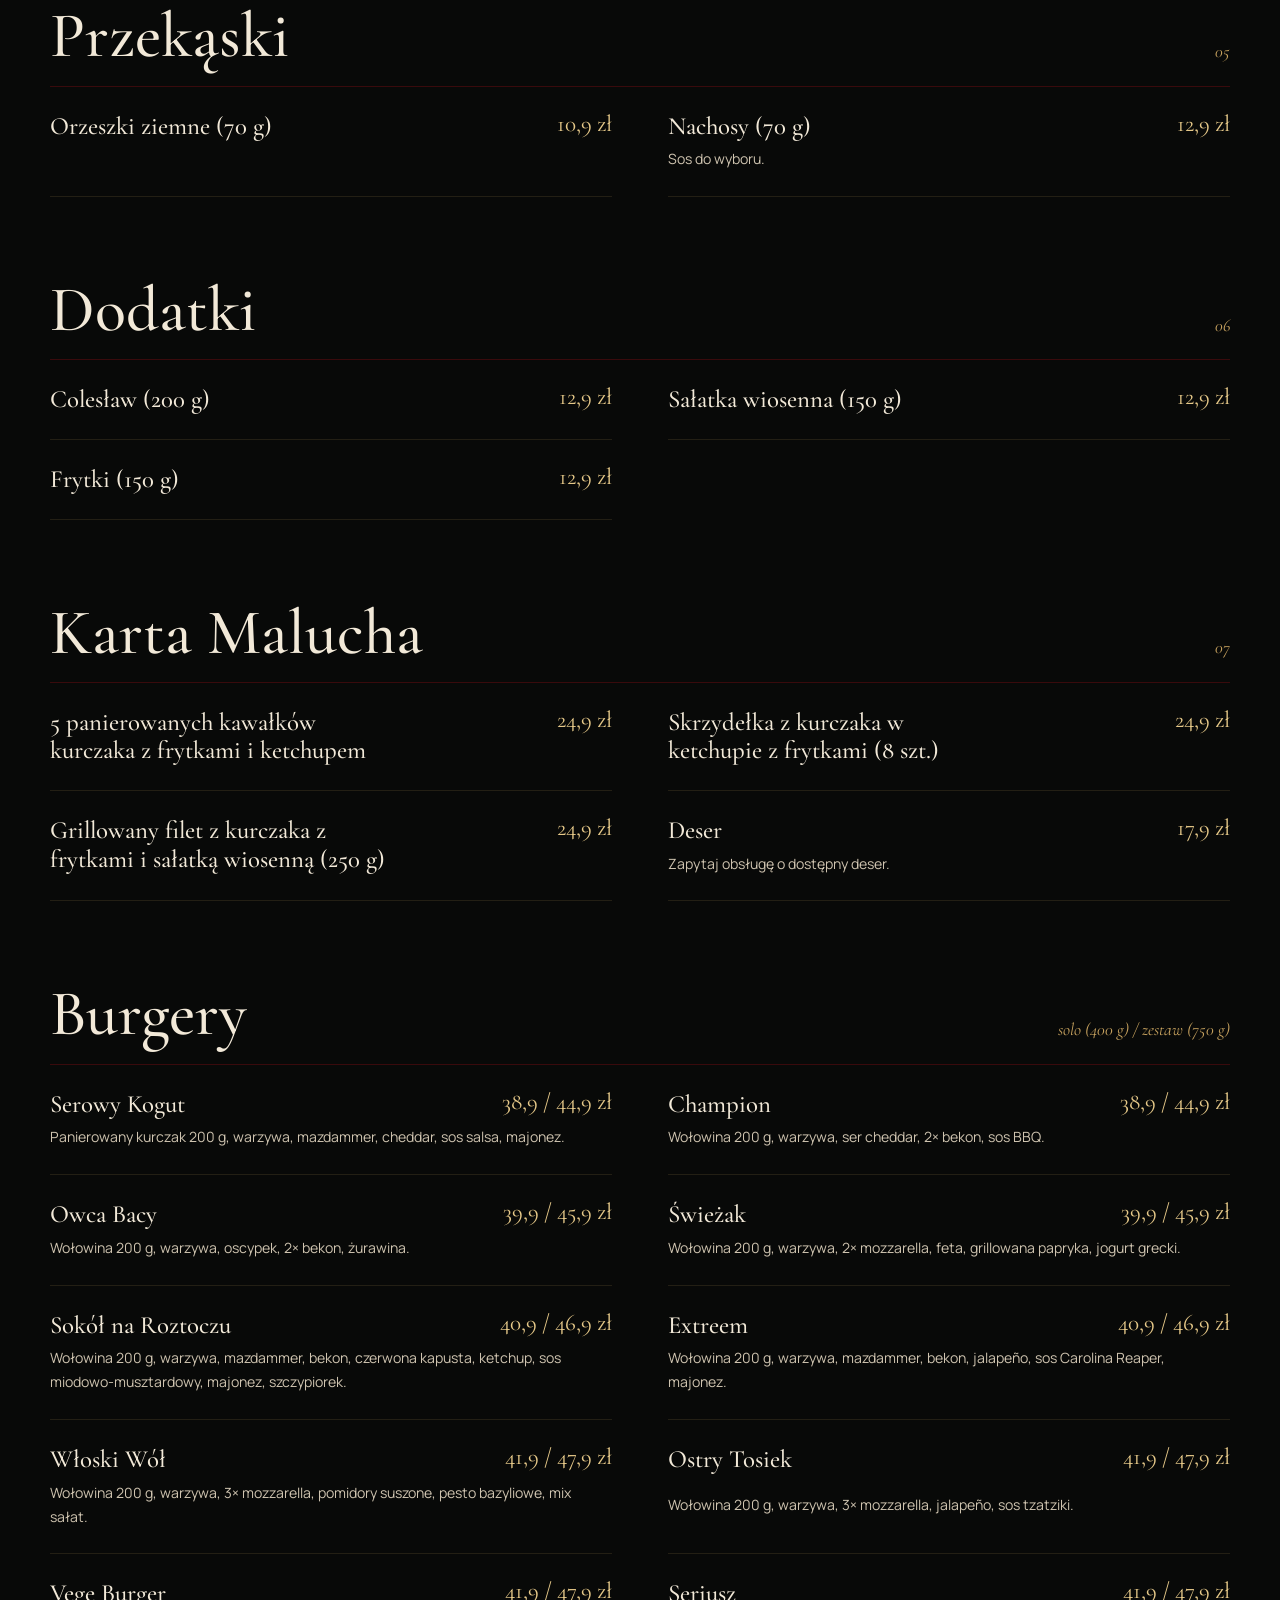
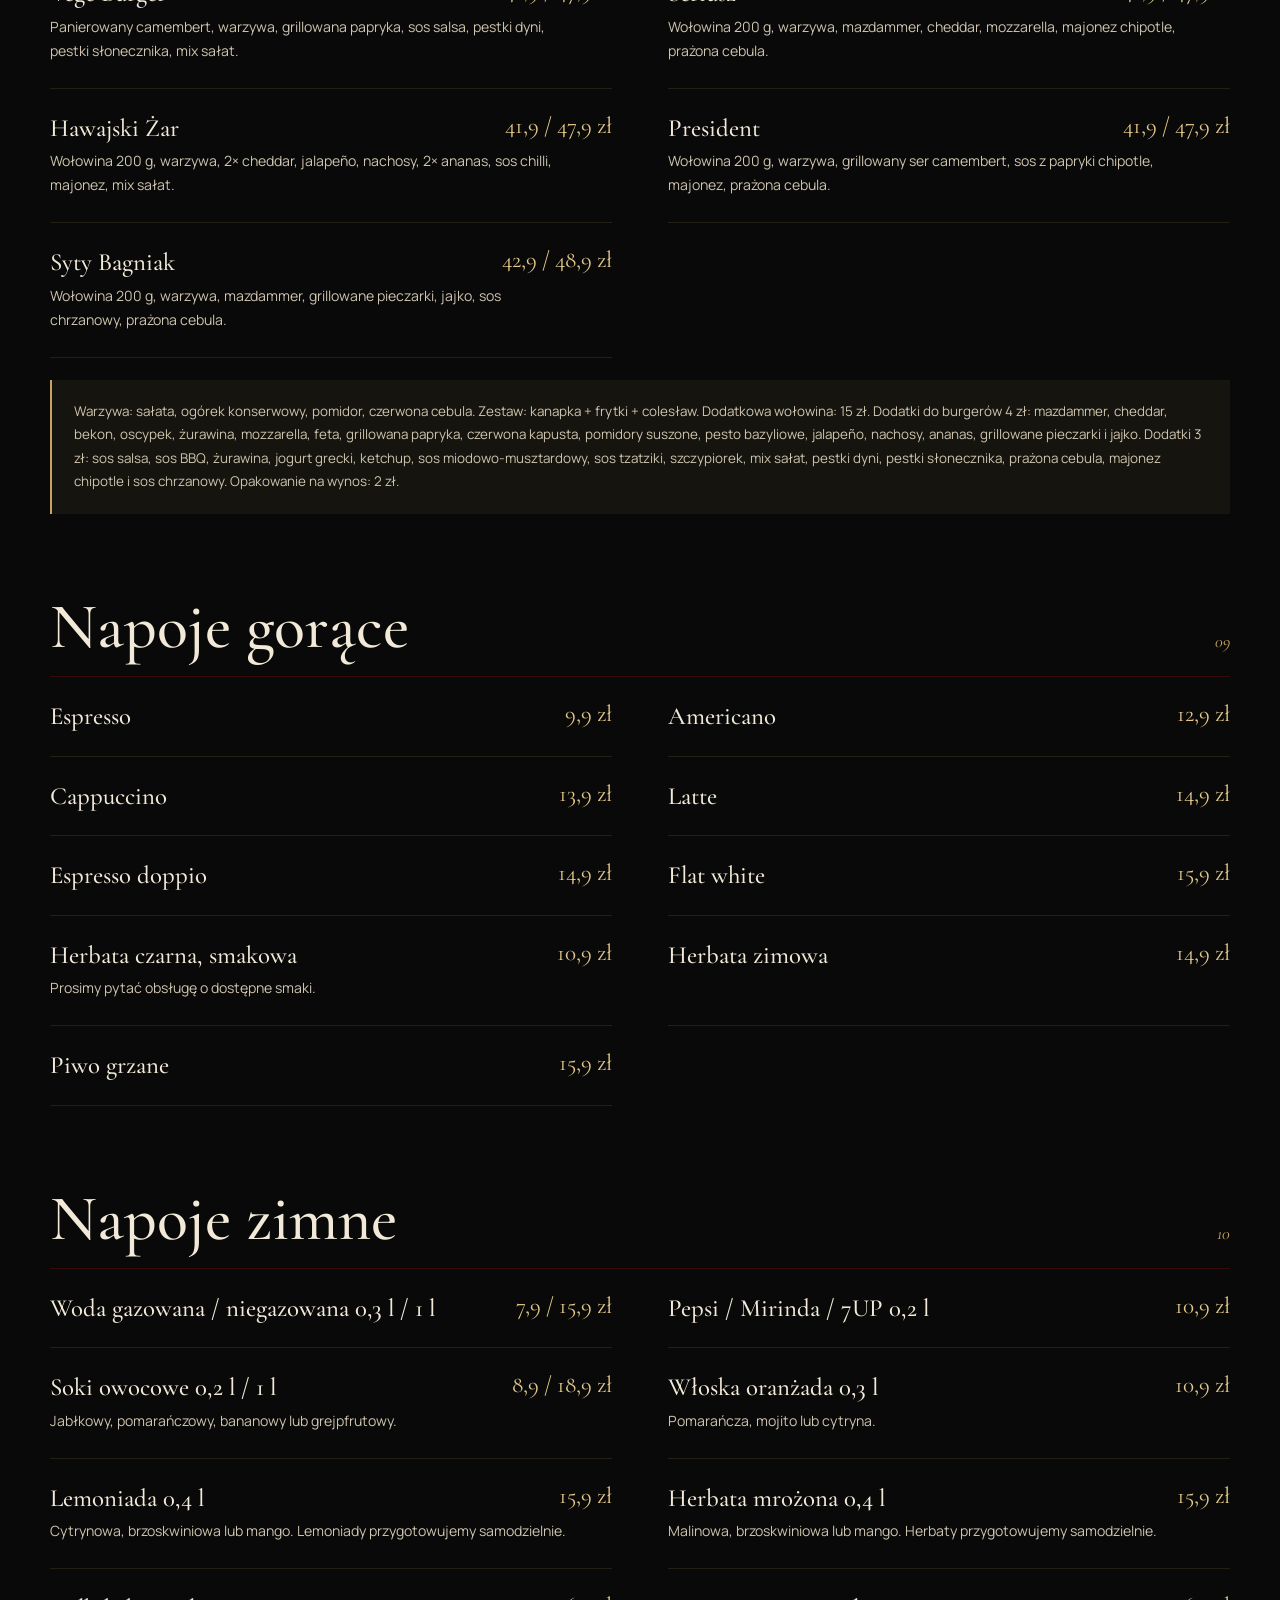
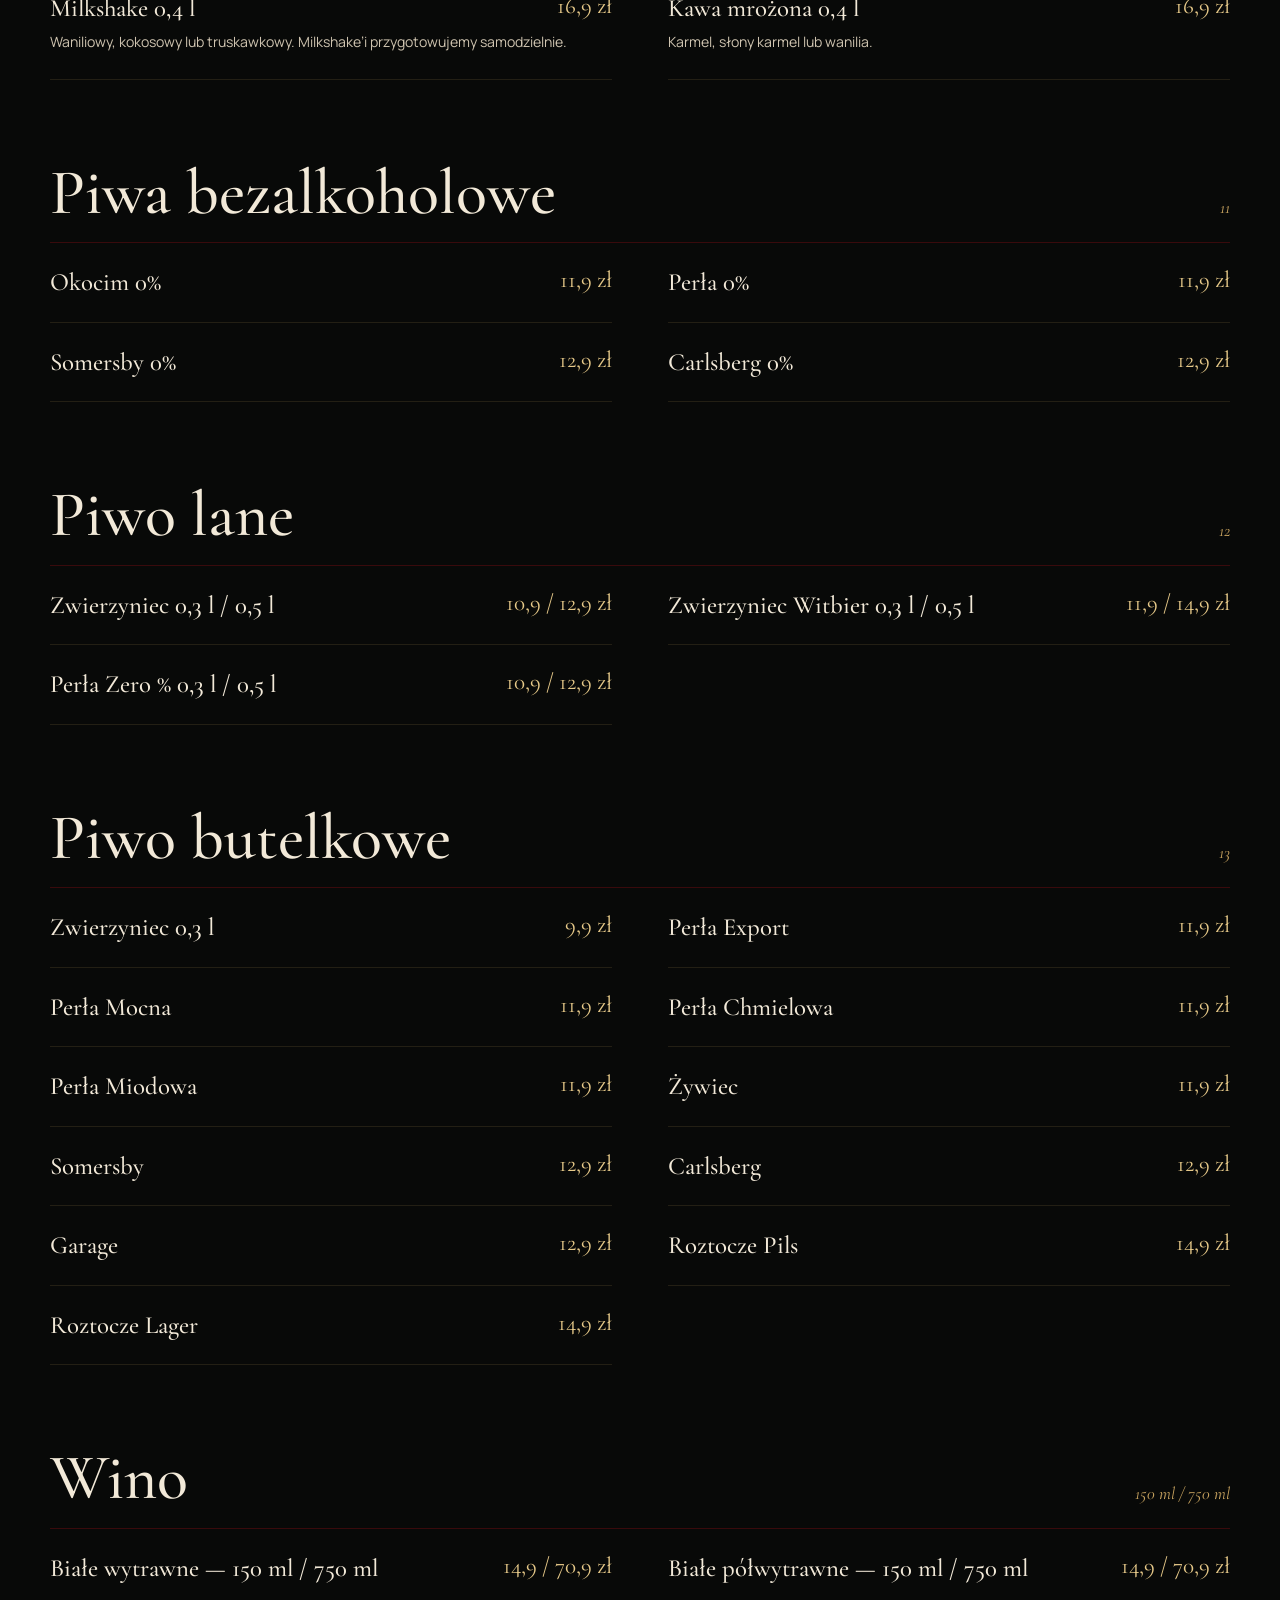
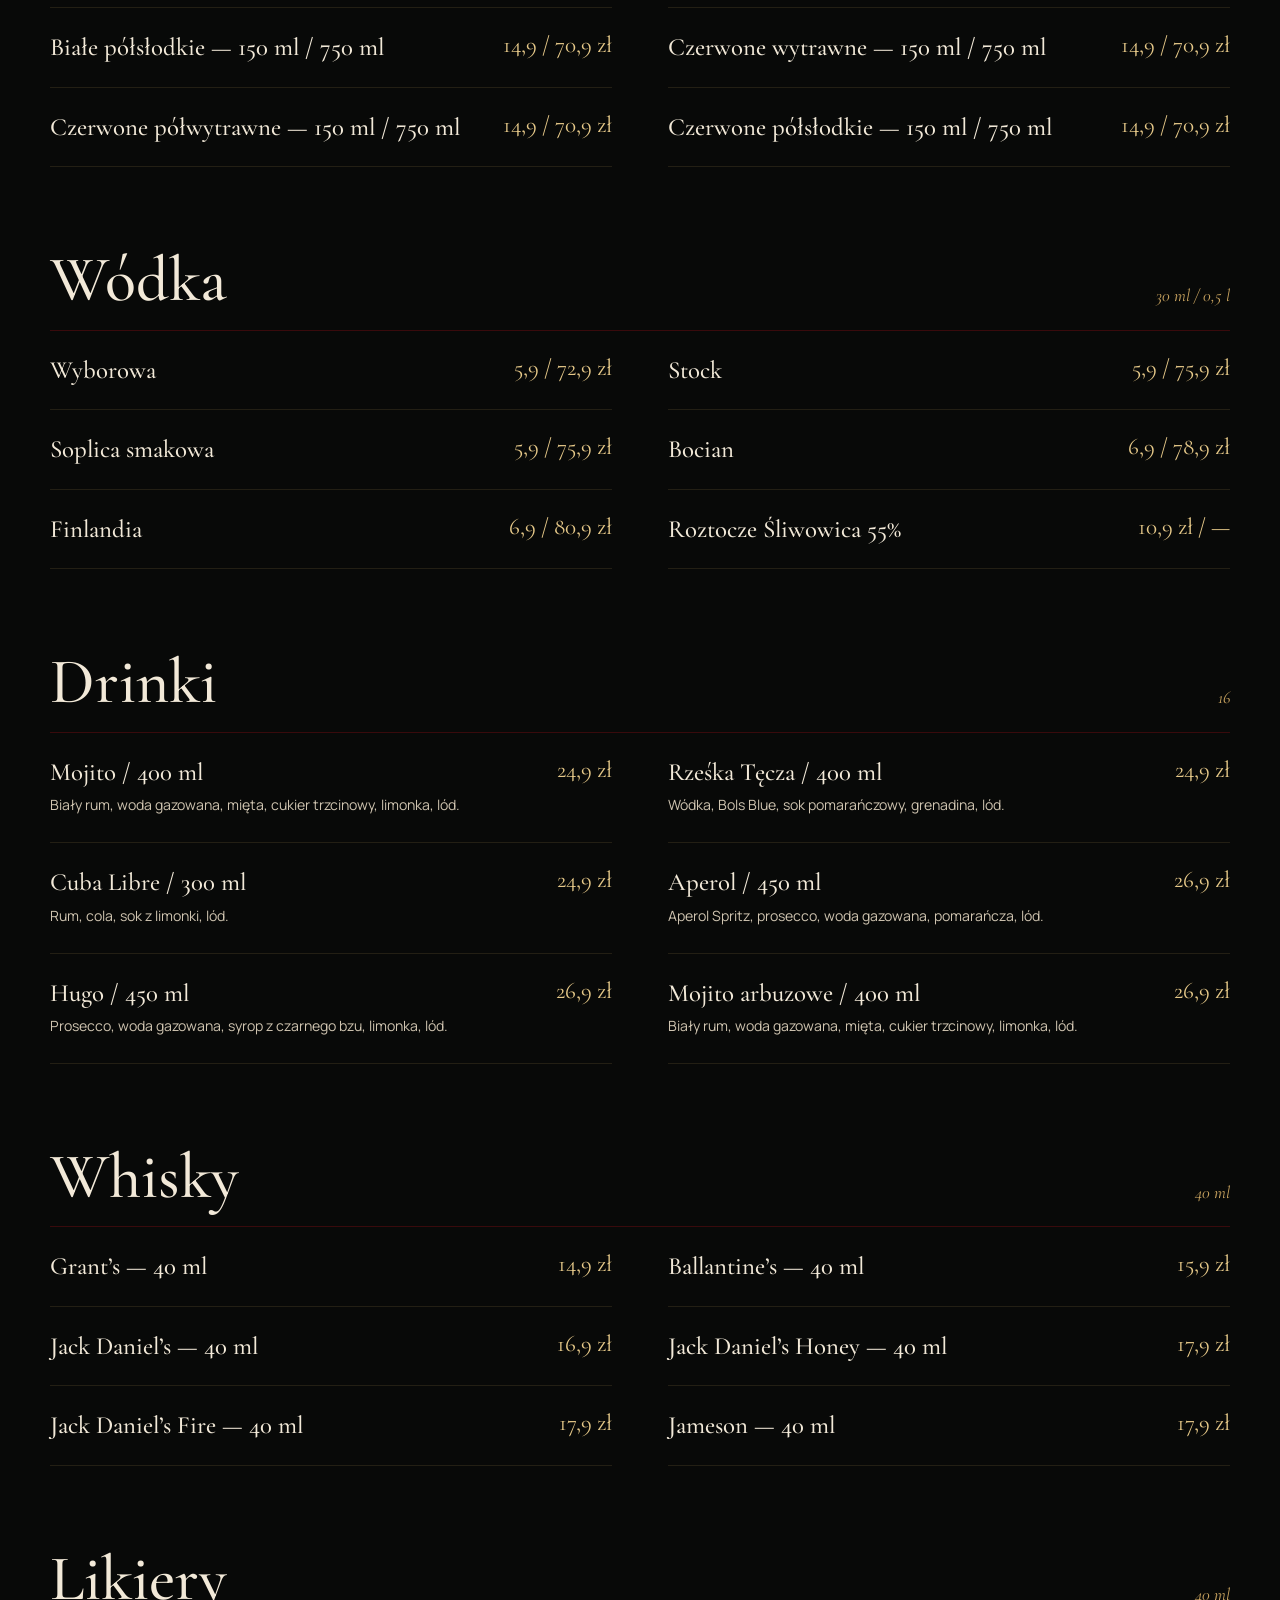
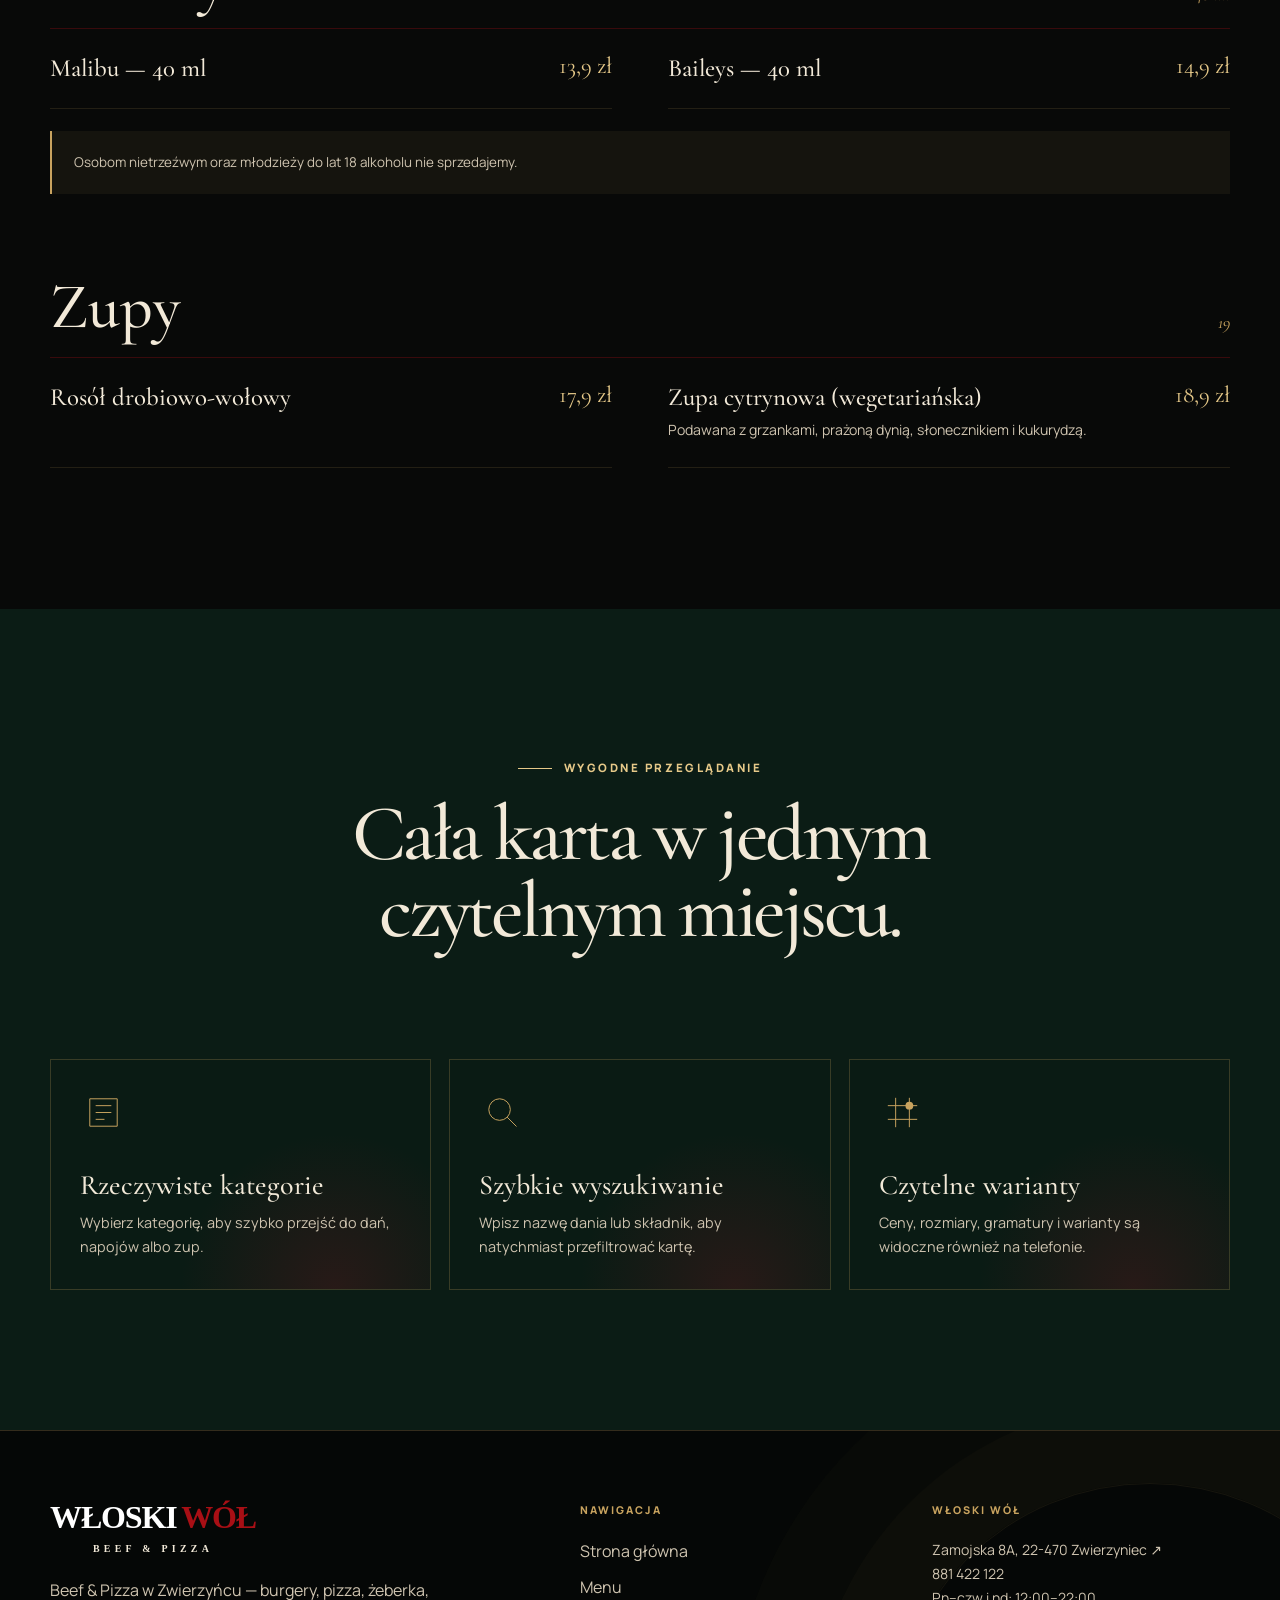
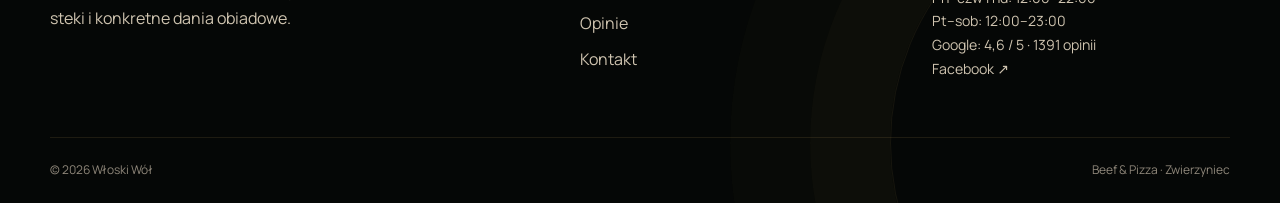
<file: menu.html>
<!doctype html>
<html lang="pl" class="no-js">
<head>
  <meta charset="utf-8">
  <meta name="viewport" content="width=device-width, initial-scale=1, viewport-fit=cover">
  <title>Menu — Włoski Wół</title>
  <meta name="description" content="Pełne menu Włoskiego Wołu: dania główne, pizza, burgery, przystawki, napoje i zupy wraz z opisami, gramaturami i cenami.">
  <meta name="theme-color" content="#0B1C15">
  <meta name="robots" content="index, follow">
  <link rel="canonical" href="https://78747.github.io/wloski-wol.github.io/menu.html">
  <meta property="og:type" content="website"><meta property="og:locale" content="pl_PL"><meta property="og:site_name" content="Włoski Wół">
  <meta property="og:title" content="Menu — Włoski Wół"><meta property="og:description" content="Pełna karta Włoskiego Wołu z opisami dań, wariantami, gramaturami i cenami.">
  <meta property="og:url" content="https://78747.github.io/wloski-wol.github.io/menu.html"><meta property="og:image" content="https://78747.github.io/wloski-wol.github.io/assets/images/og-cover.jpg?v=20260714-2"><meta property="og:image:width" content="1200"><meta property="og:image:height" content="630"><meta property="og:image:alt" content="Włoski Wół — okładka marki">
  <meta name="twitter:card" content="summary_large_image"><meta name="twitter:title" content="Menu — Włoski Wół"><meta name="twitter:description" content="Karta Włoskiego Wołu."><meta name="twitter:image" content="https://78747.github.io/wloski-wol.github.io/assets/images/og-cover.jpg?v=20260714-2">
  <link rel="icon" href="assets/icons/favicon.png?v=20260713" type="image/png"><link rel="apple-touch-icon" href="assets/icons/favicon.png?v=20260713"><link rel="manifest" href="manifest.webmanifest">
  <link rel="preconnect" href="https://fonts.googleapis.com"><link rel="preconnect" href="https://fonts.gstatic.com" crossorigin>
  <link href="https://fonts.googleapis.com/css2?family=Cormorant+Garamond:ital,wght@0,400;0,500;0,600;1,500&amp;family=Manrope:wght@400;500;600;700;800&amp;display=swap" rel="stylesheet">
  <link rel="stylesheet" href="styles.css?v=20260714-4">
  <script>document.documentElement.classList.remove('no-js');document.documentElement.classList.add('js');</script>
  <script type="application/ld+json">{"@context":"https://schema.org","@type":"Restaurant","@id":"https://78747.github.io/wloski-wol.github.io/#restaurant","name":"Włoski Wół","alternateName":"Włoski Wół Beef \u0026 Pizza","url":"https://78747.github.io/wloski-wol.github.io/menu.html","image":"https://78747.github.io/wloski-wol.github.io/assets/images/og-cover.jpg?v=20260714-2","description":"Beef \u0026 Pizza w Zwierzyńcu: burgery, pizza, żeberka, steki i dania obiadowe.","telephone":"+48 881 422 122","servesCuisine":["Burgery","Pizza","Steki","Dania obiadowe"],"menu":"https://78747.github.io/wloski-wol.github.io/menu.html","address":{"@type":"PostalAddress","streetAddress":"Zamojska 8A","postalCode":"22-470","addressLocality":"Zwierzyniec","addressCountry":"PL"},"hasMap":"https://www.google.com/maps/dir/?api=1\u0026destination=Zamojska+8A%2C+22-470+Zwierzyniec","sameAs":["https://www.facebook.com/wloskiwol"],"openingHoursSpecification":[{"@type":"OpeningHoursSpecification","dayOfWeek":["Monday","Tuesday","Wednesday","Thursday","Sunday"],"opens":"12:00","closes":"22:00"},{"@type":"OpeningHoursSpecification","dayOfWeek":["Friday","Saturday"],"opens":"12:00","closes":"23:00"}],"aggregateRating":{"@type":"AggregateRating","ratingValue":"4.6","bestRating":"5","reviewCount":"1391"}}</script>
</head>
<body data-page="menu">
  <a class="skip-link" href="#main">Przejdź do treści</a><div class="scroll-progress" data-scroll-progress aria-hidden="true"></div><div class="custom-cursor" data-cursor aria-hidden="true"></div>
  <div class="preloader" data-preloader role="status" aria-label="Ładowanie strony"><div class="preloader__inner"><div class="preloader__wordmark"><strong><span>WŁOSKI</span><span>WÓŁ</span></strong><small>Beef &amp; Pizza</small></div><span class="preloader__line" aria-hidden="true"></span></div></div>
  <header class="site-header" data-header><div class="header__inner">
    <a class="brand" href="index.html" aria-label="Włoski Wół — strona główna"><span class="brand__copy"><strong class="brand__name"><span>WŁOSKI</span><span class="brand__name-accent">WÓŁ</span></strong><span class="brand__tag">Beef &amp; Pizza</span></span></a>
    <button class="menu-toggle" type="button" data-menu-toggle aria-expanded="false" aria-controls="site-navigation" aria-label="Otwórz menu"><span></span><span></span><span></span></button>
    <nav class="site-nav" id="site-navigation" data-site-nav aria-label="Główna nawigacja"><a class="site-nav__link" href="index.html">Strona główna</a><a class="site-nav__link" href="menu.html" aria-current="page">Menu</a><a class="site-nav__link" href="opinie.html">Opinie</a><a class="site-nav__link" href="kontakt.html">Kontakt</a></nav>
  </div></header><button class="nav-backdrop" type="button" data-nav-backdrop aria-label="Zamknij menu" hidden></button>

  <main id="main">
    <section class="page-hero" aria-labelledby="page-title">
      <div class="page-hero__media page-hero__media--menu"><img src="assets/images/menu-hero.webp" width="1900" height="1428" alt="Pizza Włoskiego Wołu na firmowym obrusie" fetchpriority="high" decoding="async"></div>
      <div class="page-hero__content"><span class="eyebrow" data-reveal>La carta</span><h1 id="page-title" data-reveal>Menu</h1><p data-reveal data-delay="2">Pełna karta dań i napojów — z cenami, gramaturami, wariantami oraz opisami składników.</p></div>
      <span class="page-hero__index" data-parallax="0.035" aria-hidden="true">01</span>
    </section>

    <nav class="menu-toolbar" data-menu-toolbar aria-label="Kategorie menu"><div class="menu-toolbar__inner"><div class="menu-category-slider"><button class="menu-category-scroll menu-category-scroll--prev" type="button" data-menu-category-prev aria-label="Poprzednie kategorie">←</button><div data-menu-categories></div><button class="menu-category-scroll menu-category-scroll--next" type="button" data-menu-category-next aria-label="Następne kategorie">→</button></div><label class="menu-search"><span class="sr-only">Szukaj w menu</span><input type="search" data-menu-search placeholder="Szukaj dania…" autocomplete="off"></label></div></nav>

    <section class="section" aria-label="Karta dań">
      <div class="container">
        <div class="empty-state" data-menu-empty hidden>
          <svg class="empty-state__icon" viewBox="0 0 96 96" fill="none" aria-hidden="true"><circle cx="48" cy="48" r="40" stroke="currentColor"/><circle cx="48" cy="48" r="26" stroke="currentColor"/><path d="M48 8v18M18 23l13 13M78 23 65 36M22 73l13-13M74 73 61 60" stroke="currentColor" stroke-linecap="round"/></svg>
          <span class="eyebrow">Karta dań</span>
          <h2>Menu chwilowo niedostępne.</h2>
          <p>Nie udało się wczytać karty. Aktualną dostępność dań możesz potwierdzić telefonicznie pod numerem <a href="tel:+48881422122">881 422 122</a>.</p>
          <div class="button-row"><a class="button button--gold" href="tel:+48881422122">Zadzwoń <span class="button__arrow" aria-hidden="true">↗</span></a><a class="button" href="kontakt.html">Kontakt <span class="button__arrow" aria-hidden="true">↗</span></a></div>
        </div>
        <div class="menu-content" data-menu-root></div>
      </div>
    </section>

    <section class="section section--green" aria-labelledby="ready-title">
      <div class="container">
        <div class="section__intro section__intro--center"><span class="eyebrow" data-reveal>Wygodne przeglądanie</span><h2 class="section-title section-title--center" id="ready-title" data-reveal>Cała karta w jednym czytelnym miejscu.</h2></div>
        <div class="feature-grid">
          <article class="feature-card" data-reveal data-delay="1"><svg class="feature-card__icon" viewBox="0 0 48 48" fill="none" aria-hidden="true"><path d="M10 10h28v28H10zM16 17h16M16 24h16M16 31h9" stroke="currentColor"/></svg><h3>Rzeczywiste kategorie</h3><p>Wybierz kategorię, aby szybko przejść do dań, napojów albo zup.</p></article>
          <article class="feature-card" data-reveal data-delay="2"><svg class="feature-card__icon" viewBox="0 0 48 48" fill="none" aria-hidden="true"><circle cx="21" cy="21" r="11" stroke="currentColor"/><path d="m29 29 9 9" stroke="currentColor" stroke-linecap="round"/></svg><h3>Szybkie wyszukiwanie</h3><p>Wpisz nazwę dania lub składnik, aby natychmiast przefiltrować kartę.</p></article>
          <article class="feature-card" data-reveal data-delay="3"><svg class="feature-card__icon" viewBox="0 0 48 48" fill="none" aria-hidden="true"><path d="M9 17h30M9 31h30M17 9v30M31 9v30" stroke="currentColor"/><circle cx="31" cy="17" r="4" fill="currentColor"/></svg><h3>Czytelne warianty</h3><p>Ceny, rozmiary, gramatury i warianty są widoczne również na telefonie.</p></article>
        </div>
      </div>
    </section>
  </main>

  <footer class="site-footer">
  <div class="container footer__main">
    <div class="footer__brand">
      <a class="brand" href="index.html" aria-label="Włoski Wół — strona główna"><span class="brand__copy"><strong class="brand__name"><span>WŁOSKI</span><span class="brand__name-accent">WÓŁ</span></strong><span class="brand__tag">Beef &amp; Pizza</span></span></a>
      <p class="footer__tagline">Beef &amp; Pizza w Zwierzyńcu — burgery, pizza, żeberka, steki i konkretne dania obiadowe.</p>
    </div>
    <div><p class="footer__heading">Nawigacja</p><nav class="footer__nav" aria-label="Nawigacja w stopce"><a href="index.html">Strona główna</a><a href="menu.html">Menu</a><a href="opinie.html">Opinie</a><a href="kontakt.html">Kontakt</a></nav></div>
    <div><p class="footer__heading">Włoski Wół</p><p class="footer__note"><a href="https://www.google.com/maps/dir/?api=1&amp;destination=Zamojska+8A%2C+22-470+Zwierzyniec" target="_blank" rel="noopener noreferrer">Zamojska 8A, 22-470 Zwierzyniec ↗</a><br><a href="tel:+48881422122">881 422 122</a><br>Pn–czw i nd: 12:00–22:00<br>Pt–sob: 12:00–23:00<br><a href="opinie.html">Google: 4,6 / 5 · 1391 opinii</a><br><a href="https://www.facebook.com/wloskiwol" target="_blank" rel="noopener noreferrer">Facebook ↗</a></p></div>
  </div>
  <div class="container footer__bottom"><span>© <span data-current-year>2026</span> Włoski Wół</span><span>Beef &amp; Pizza · Zwierzyniec</span></div>
</footer>
<div class="mobile-actions" data-mobile-actions aria-label="Szybki kontakt">
  <a href="tel:+48881422122" aria-label="Zadzwoń do Włoskiego Wołu"><svg viewBox="0 0 24 24" aria-hidden="true"><path d="M7.4 3.5 10 7.7 8.3 9.4c1.2 2.5 3.1 4.4 5.6 5.6l1.7-1.7 4.2 2.6-.8 3.2c-.2.8-.9 1.4-1.8 1.4C9.7 20.5 3.5 14.3 3.5 6.8c0-.9.6-1.6 1.4-1.8l2.5-.7Z" fill="none" stroke="currentColor" stroke-width="1.7" stroke-linejoin="round"/></svg><span>Zadzwoń</span></a>
  <a href="https://www.google.com/maps/dir/?api=1&amp;destination=Zamojska+8A%2C+22-470+Zwierzyniec" target="_blank" rel="noopener noreferrer" aria-label="Wyznacz trasę do Włoskiego Wołu"><svg viewBox="0 0 24 24" aria-hidden="true"><path d="M12 21s6-5.5 6-11a6 6 0 1 0-12 0c0 5.5 6 11 6 11Z" fill="none" stroke="currentColor" stroke-width="1.7"/><circle cx="12" cy="10" r="2.2" fill="currentColor"/></svg><span>Trasa</span></a>
</div>
  <script src="menu-data.js?v=20260714-1" defer></script>
<div class="mobile-actions" data-mobile-actions aria-label="Szybki kontakt">
  <a href="tel:+48881422122" aria-label="Zadzwoń do Włoskiego Wołu"><svg viewBox="0 0 24 24" aria-hidden="true"><path d="M7.4 3.5 10 7.7 8.3 9.4c1.2 2.5 3.1 4.4 5.6 5.6l1.7-1.7 4.2 2.6-.8 3.2c-.2.8-.9 1.4-1.8 1.4C9.7 20.5 3.5 14.3 3.5 6.8c0-.9.6-1.6 1.4-1.8l2.5-.7Z" fill="none" stroke="currentColor" stroke-width="1.7" stroke-linejoin="round"/></svg><span>Zadzwoń</span></a>
  <a href="https://www.google.com/maps/dir/?api=1&amp;destination=Zamojska+8A%2C+22-470+Zwierzyniec" target="_blank" rel="noopener noreferrer" aria-label="Wyznacz trasę do Włoskiego Wołu"><svg viewBox="0 0 24 24" aria-hidden="true"><path d="M12 21s6-5.5 6-11a6 6 0 1 0-12 0c0 5.5 6 11 6 11Z" fill="none" stroke="currentColor" stroke-width="1.7"/><circle cx="12" cy="10" r="2.2" fill="currentColor"/></svg><span>Trasa</span></a>
</div>
  <script src="script.js?v=20260714-2" defer></script>
</body>
</html>
</file>
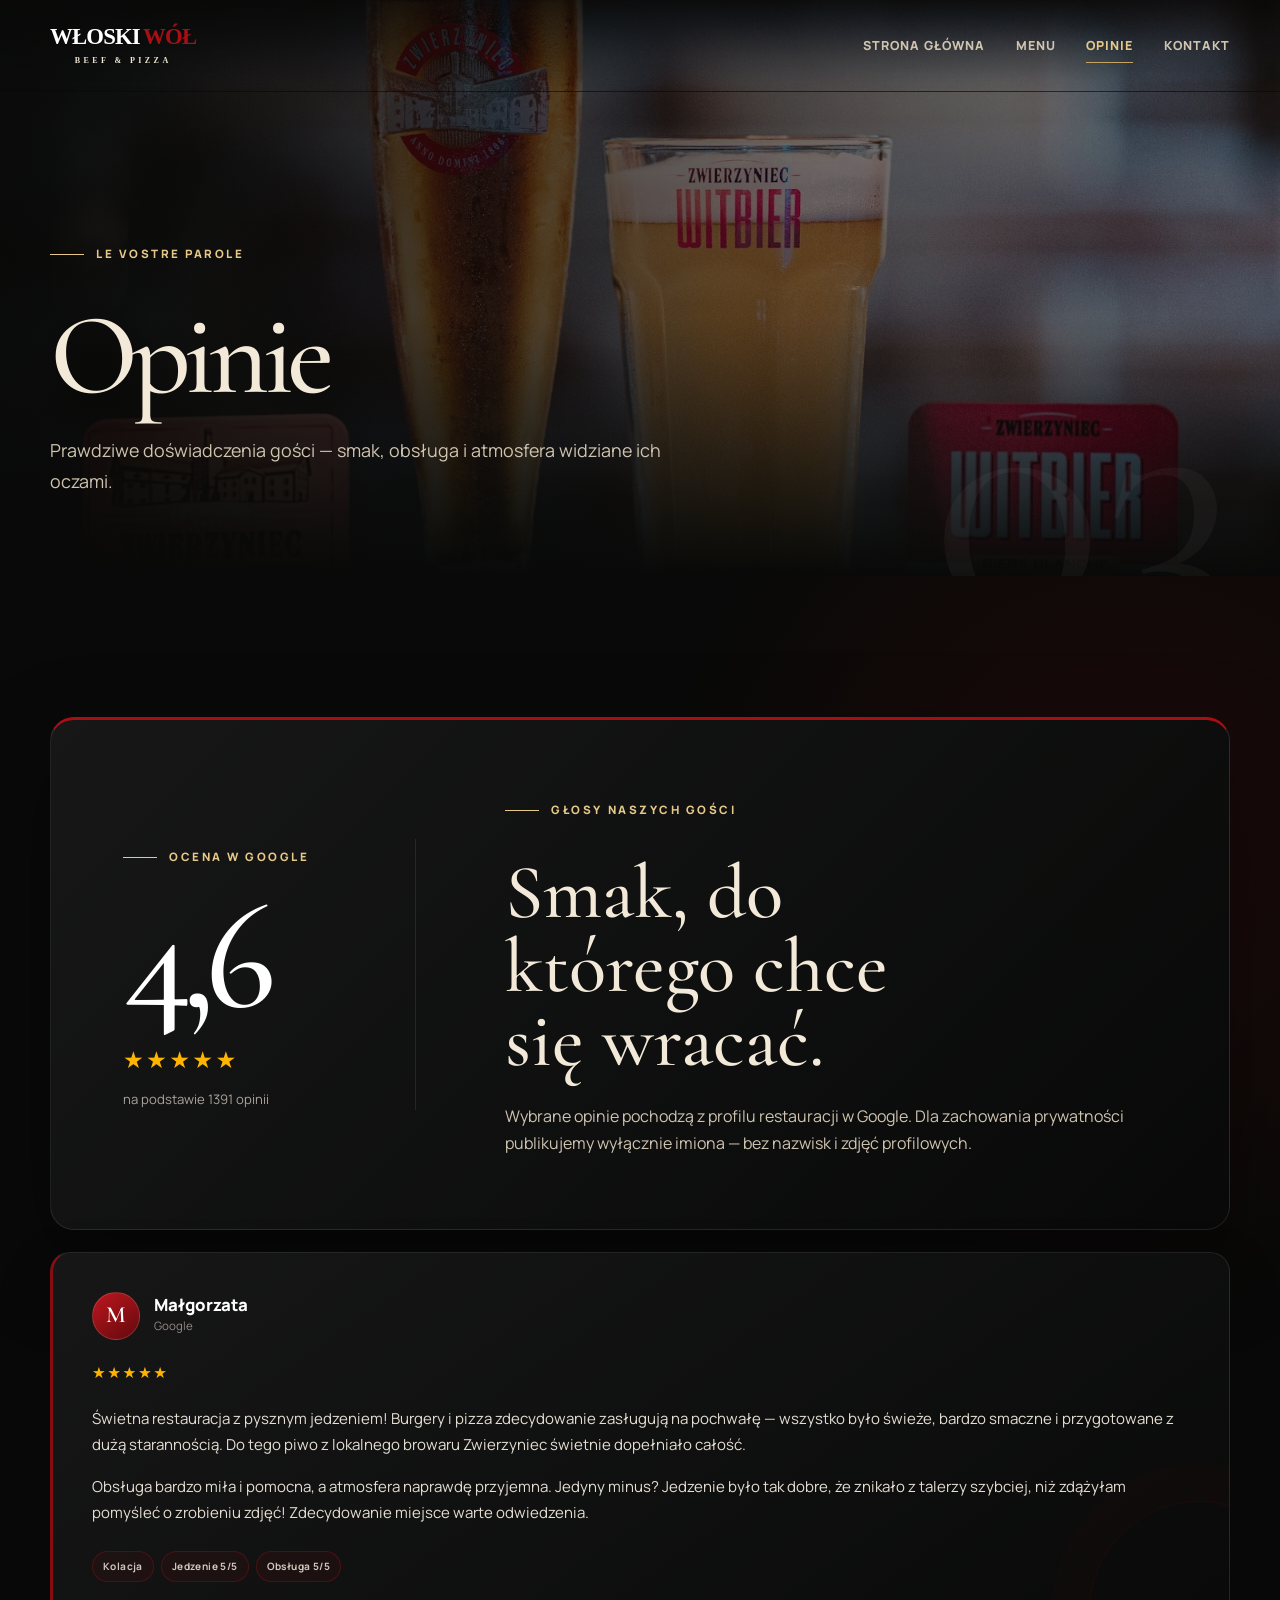
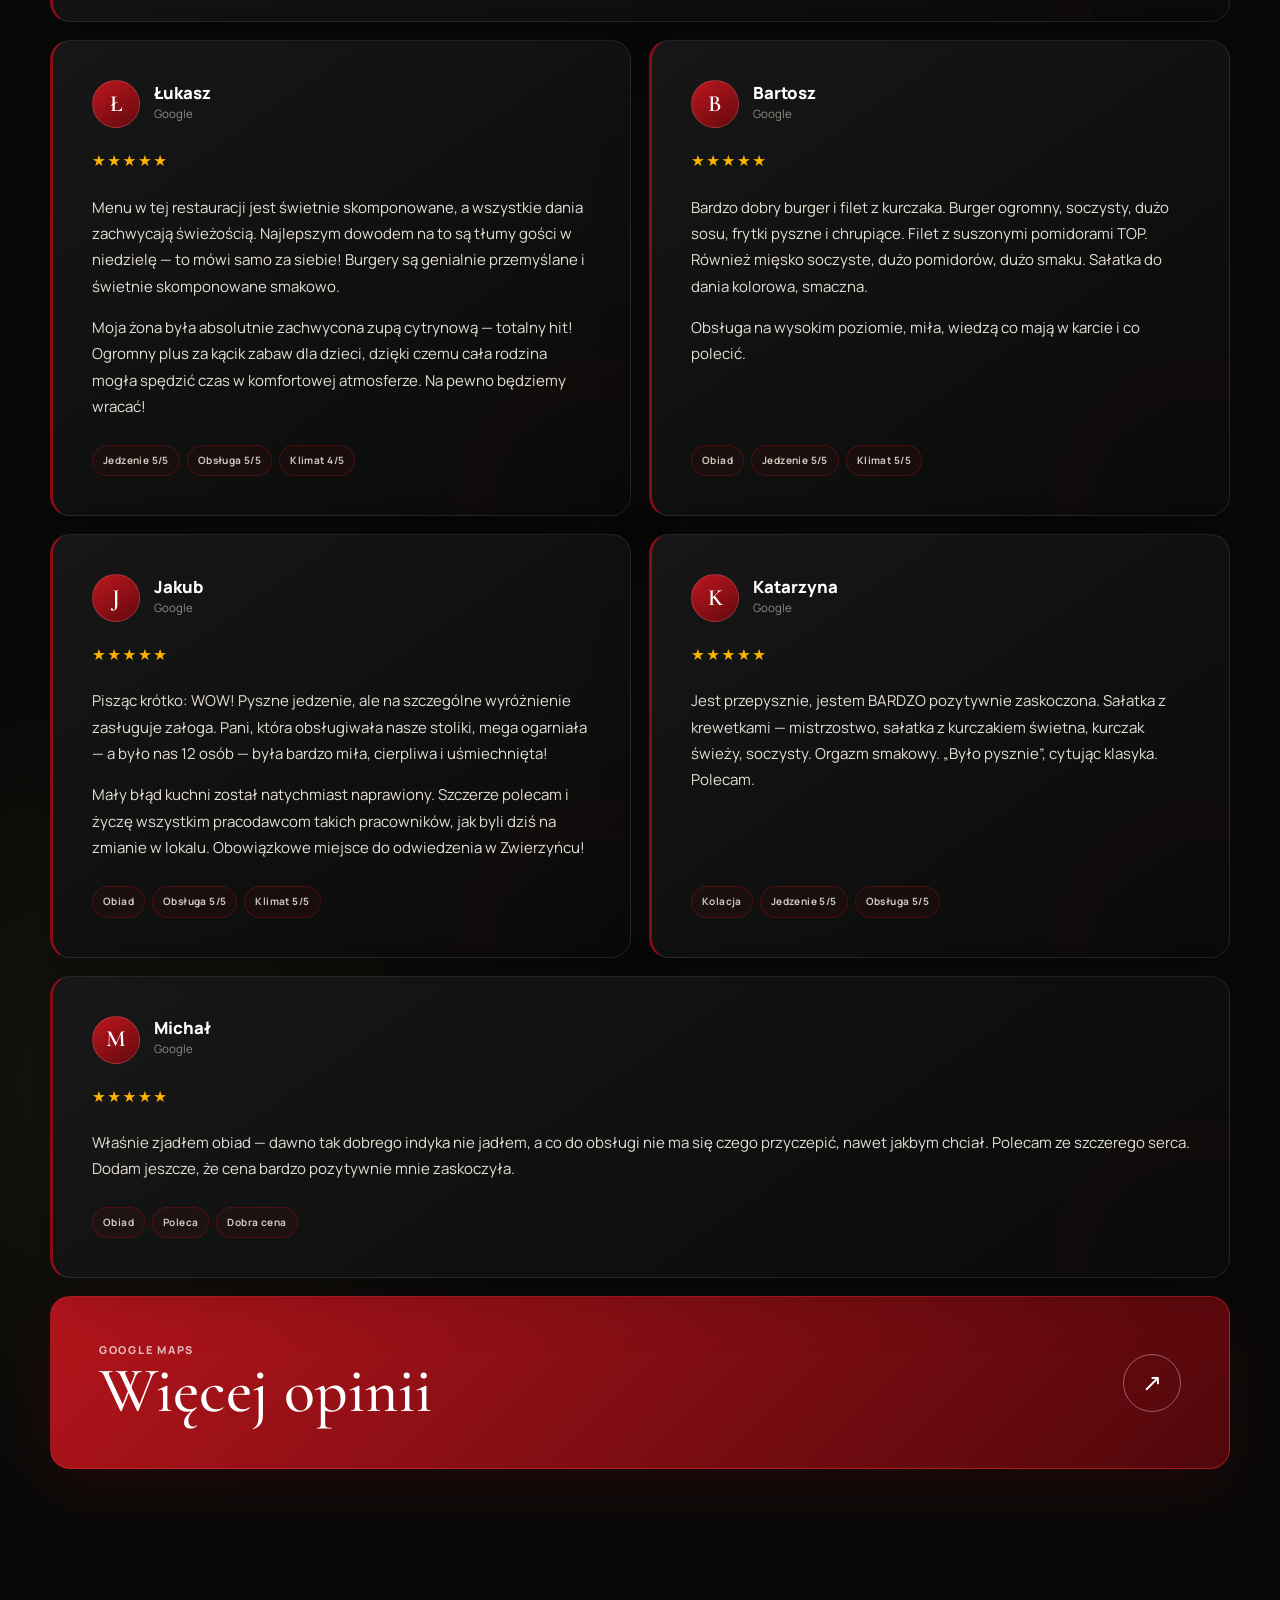
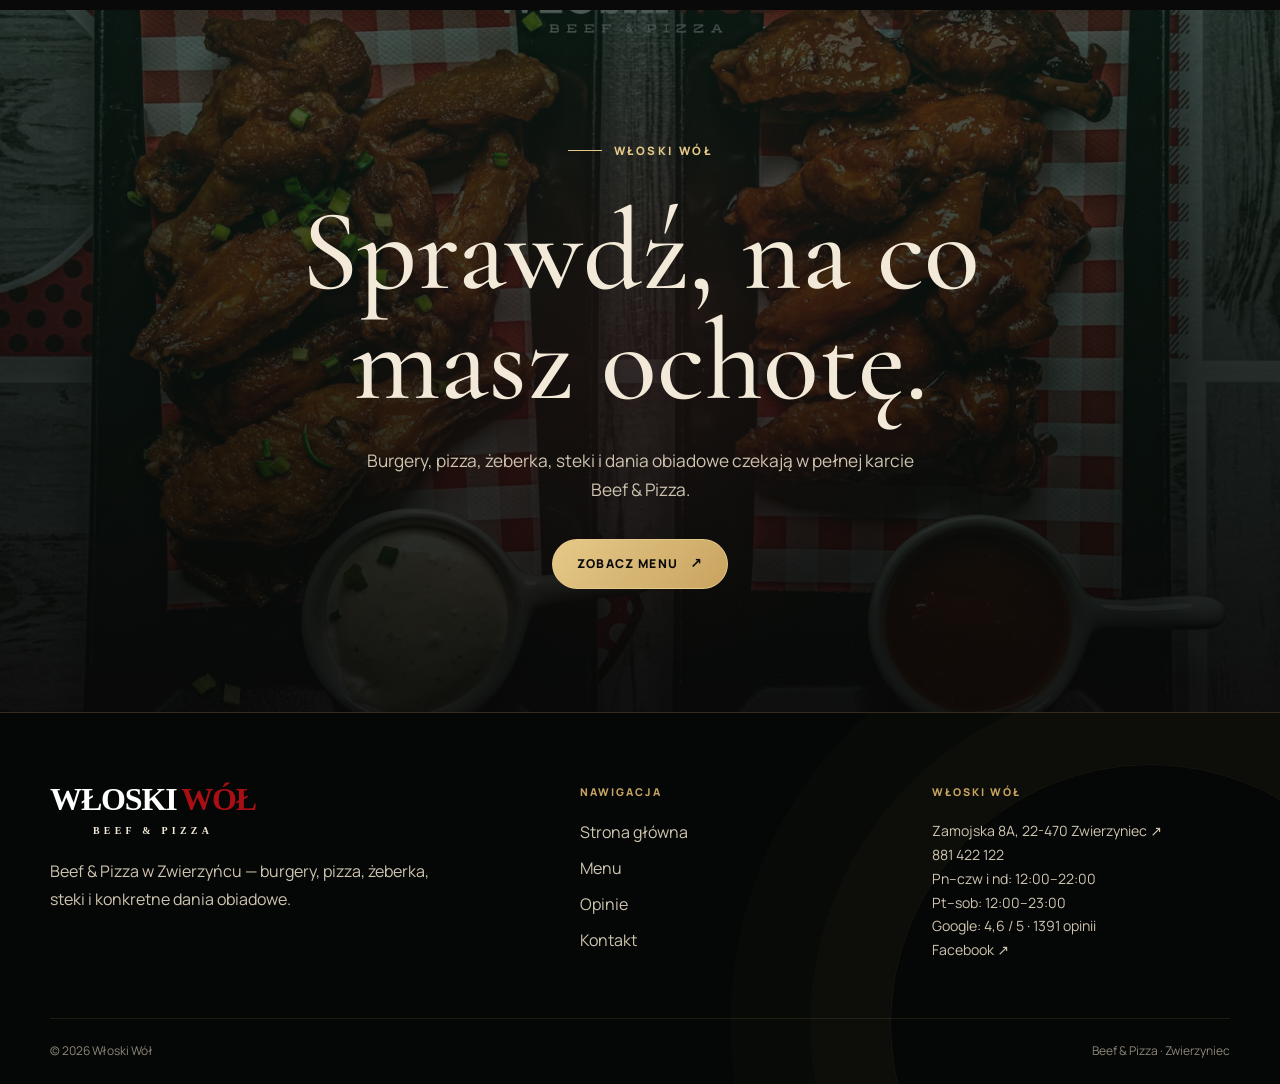
<file: opinie.html>
<!doctype html>
<html lang="pl" class="no-js">
<head>
  <meta charset="utf-8"><meta name="viewport" content="width=device-width, initial-scale=1, viewport-fit=cover">
  <title>Opinie gości — Włoski Wół</title>
  <meta name="description" content="Sprawdź opinie gości o Włoskim Wole Beef &amp; Pizza w Zwierzyńcu. Ocena 4,6 na podstawie 1391 opinii w Google.">
  <meta name="theme-color" content="#0B1C15"><meta name="robots" content="index, follow">
  <link rel="canonical" href="https://78747.github.io/wloski-wol.github.io/opinie.html">
  <meta property="og:type" content="website"><meta property="og:locale" content="pl_PL"><meta property="og:site_name" content="Włoski Wół"><meta property="og:title" content="Opinie gości — Włoski Wół"><meta property="og:description" content="Ocena 4,6 i wybrane opinie gości Włoskiego Wołu Beef &amp; Pizza."><meta property="og:url" content="https://78747.github.io/wloski-wol.github.io/opinie.html"><meta property="og:image" content="https://78747.github.io/wloski-wol.github.io/assets/images/og-cover.jpg?v=20260714-2"><meta property="og:image:width" content="1200"><meta property="og:image:height" content="630"><meta property="og:image:alt" content="Włoski Wół — okładka marki">
  <meta name="twitter:card" content="summary_large_image"><meta name="twitter:title" content="Opinie gości — Włoski Wół"><meta name="twitter:description" content="Ocena 4,6 i wybrane opinie gości Włoskiego Wołu Beef &amp; Pizza."><meta name="twitter:image" content="https://78747.github.io/wloski-wol.github.io/assets/images/og-cover.jpg?v=20260714-2">
  <link rel="icon" href="assets/icons/favicon.png?v=20260713" type="image/png"><link rel="apple-touch-icon" href="assets/icons/favicon.png?v=20260713"><link rel="manifest" href="manifest.webmanifest"><link rel="preconnect" href="https://fonts.googleapis.com"><link rel="preconnect" href="https://fonts.gstatic.com" crossorigin><link href="https://fonts.googleapis.com/css2?family=Cormorant+Garamond:ital,wght@0,400;0,500;0,600;1,500&amp;family=Manrope:wght@400;500;600;700;800&amp;display=swap" rel="stylesheet"><link rel="stylesheet" href="styles.css?v=20260714-4">
  <script>document.documentElement.classList.remove('no-js');document.documentElement.classList.add('js');</script>
  <script type="application/ld+json">{"@context":"https://schema.org","@type":"Restaurant","@id":"https://78747.github.io/wloski-wol.github.io/#restaurant","name":"Włoski Wół","alternateName":"Włoski Wół Beef \u0026 Pizza","url":"https://78747.github.io/wloski-wol.github.io/opinie.html","image":"https://78747.github.io/wloski-wol.github.io/assets/images/og-cover.jpg?v=20260714-2","description":"Beef \u0026 Pizza w Zwierzyńcu: burgery, pizza, żeberka, steki i dania obiadowe.","telephone":"+48 881 422 122","servesCuisine":["Burgery","Pizza","Steki","Dania obiadowe"],"menu":"https://78747.github.io/wloski-wol.github.io/menu.html","address":{"@type":"PostalAddress","streetAddress":"Zamojska 8A","postalCode":"22-470","addressLocality":"Zwierzyniec","addressCountry":"PL"},"hasMap":"https://www.google.com/maps/dir/?api=1\u0026destination=Zamojska+8A%2C+22-470+Zwierzyniec","sameAs":["https://www.facebook.com/wloskiwol"],"openingHoursSpecification":[{"@type":"OpeningHoursSpecification","dayOfWeek":["Monday","Tuesday","Wednesday","Thursday","Sunday"],"opens":"12:00","closes":"22:00"},{"@type":"OpeningHoursSpecification","dayOfWeek":["Friday","Saturday"],"opens":"12:00","closes":"23:00"}],"aggregateRating":{"@type":"AggregateRating","ratingValue":"4.6","bestRating":"5","reviewCount":"1391"}}</script>
</head>
<body data-page="reviews">
  <a class="skip-link" href="#main">Przejdź do treści</a><div class="scroll-progress" data-scroll-progress aria-hidden="true"></div><div class="custom-cursor" data-cursor aria-hidden="true"></div>
  <div class="preloader" data-preloader role="status" aria-label="Ładowanie strony"><div class="preloader__inner"><div class="preloader__wordmark"><strong><span>WŁOSKI</span><span>WÓŁ</span></strong><small>Beef &amp; Pizza</small></div><span class="preloader__line" aria-hidden="true"></span></div></div>
  <header class="site-header" data-header><div class="header__inner"><a class="brand" href="index.html" aria-label="Włoski Wół — strona główna"><span class="brand__copy"><strong class="brand__name"><span>WŁOSKI</span><span class="brand__name-accent">WÓŁ</span></strong><span class="brand__tag">Beef &amp; Pizza</span></span></a><button class="menu-toggle" type="button" data-menu-toggle aria-expanded="false" aria-controls="site-navigation" aria-label="Otwórz menu"><span></span><span></span><span></span></button><nav class="site-nav" id="site-navigation" data-site-nav aria-label="Główna nawigacja"><a class="site-nav__link" href="index.html">Strona główna</a><a class="site-nav__link" href="menu.html">Menu</a><a class="site-nav__link" href="opinie.html" aria-current="page">Opinie</a><a class="site-nav__link" href="kontakt.html">Kontakt</a></nav></div></header><button class="nav-backdrop" type="button" data-nav-backdrop aria-label="Zamknij menu" hidden></button>

  <main id="main">
    <section class="page-hero" aria-labelledby="page-title"><div class="page-hero__media page-hero__media--reviews"><img src="assets/images/reviews-hero-google.jpg" width="1600" height="1417" alt="Kufle piwa Zwierzyniec w restauracji Włoski Wół"></div><div class="page-hero__content"><span class="eyebrow" data-reveal>Le vostre parole</span><h1 id="page-title" data-reveal>Opinie</h1><p data-reveal data-delay="2">Prawdziwe doświadczenia gości — smak, obsługa i atmosfera widziane ich oczami.</p></div><span class="page-hero__index" data-parallax="0.035" aria-hidden="true">03</span></section>

    <section class="section reviews-section" aria-labelledby="reviews-heading">
      <div class="container">
        <div class="reviews-summary" data-reveal>
          <div class="reviews-summary__rating">
            <span class="eyebrow">Ocena w Google</span>
            <strong class="reviews-summary__score">4,6</strong>
            <div class="reviews-summary__stars" aria-label="Ocena 4,6 na 5">★★★★★</div>
            <p>na podstawie 1391 opinii</p>
          </div>
          <div class="reviews-summary__copy">
            <span class="eyebrow">Głosy naszych gości</span>
            <h2 id="reviews-heading">Smak, do którego chce się wracać.</h2>
            <p>Wybrane opinie pochodzą z profilu restauracji w Google. Dla zachowania prywatności publikujemy wyłącznie imiona — bez nazwisk i zdjęć profilowych.</p>
            
          </div>
        </div>

        <div class="reviews-grid" aria-label="Wybrane opinie gości">
          <article class="review-card review-card--featured" data-reveal>
            <header class="review-card__head"><span class="review-card__avatar" aria-hidden="true">M</span><div><h3>Małgorzata</h3><p>Google</p></div></header>
            <div class="review-card__stars" aria-label="5 na 5 gwiazdek">★★★★★</div>
            <blockquote><p>Świetna restauracja z pysznym jedzeniem! Burgery i pizza zdecydowanie zasługują na pochwałę — wszystko było świeże, bardzo smaczne i przygotowane z dużą starannością. Do tego piwo z lokalnego browaru Zwierzyniec świetnie dopełniało całość.</p><p>Obsługa bardzo miła i pomocna, a atmosfera naprawdę przyjemna. Jedyny minus? Jedzenie było tak dobre, że znikało z talerzy szybciej, niż zdążyłam pomyśleć o zrobieniu zdjęć! Zdecydowanie miejsce warte odwiedzenia.</p></blockquote>
            <footer class="review-card__tags"><span>Kolacja</span><span>Jedzenie 5/5</span><span>Obsługa 5/5</span></footer>
          </article>

          <article class="review-card" data-reveal data-delay="1">
            <header class="review-card__head"><span class="review-card__avatar" aria-hidden="true">Ł</span><div><h3>Łukasz</h3><p>Google</p></div></header>
            <div class="review-card__stars" aria-label="5 na 5 gwiazdek">★★★★★</div>
            <blockquote><p>Menu w tej restauracji jest świetnie skomponowane, a wszystkie dania zachwycają świeżością. Najlepszym dowodem na to są tłumy gości w niedzielę — to mówi samo za siebie! Burgery są genialnie przemyślane i świetnie skomponowane smakowo.</p><p>Moja żona była absolutnie zachwycona zupą cytrynową — totalny hit! Ogromny plus za kącik zabaw dla dzieci, dzięki czemu cała rodzina mogła spędzić czas w komfortowej atmosferze. Na pewno będziemy wracać!</p></blockquote>
            <footer class="review-card__tags"><span>Jedzenie 5/5</span><span>Obsługa 5/5</span><span>Klimat 4/5</span></footer>
          </article>

          <article class="review-card" data-reveal>
            <header class="review-card__head"><span class="review-card__avatar" aria-hidden="true">B</span><div><h3>Bartosz</h3><p>Google</p></div></header>
            <div class="review-card__stars" aria-label="5 na 5 gwiazdek">★★★★★</div>
            <blockquote><p>Bardzo dobry burger i filet z kurczaka. Burger ogromny, soczysty, dużo sosu, frytki pyszne i chrupiące. Filet z suszonymi pomidorami TOP. Również mięsko soczyste, dużo pomidorów, dużo smaku. Sałatka do dania kolorowa, smaczna.</p><p>Obsługa na wysokim poziomie, miła, wiedzą co mają w karcie i co polecić.</p></blockquote>
            <footer class="review-card__tags"><span>Obiad</span><span>Jedzenie 5/5</span><span>Klimat 5/5</span></footer>
          </article>

          <article class="review-card" data-reveal data-delay="1">
            <header class="review-card__head"><span class="review-card__avatar" aria-hidden="true">J</span><div><h3>Jakub</h3><p>Google</p></div></header>
            <div class="review-card__stars" aria-label="5 na 5 gwiazdek">★★★★★</div>
            <blockquote><p>Pisząc krótko: WOW! Pyszne jedzenie, ale na szczególne wyróżnienie zasługuje załoga. Pani, która obsługiwała nasze stoliki, mega ogarniała — a było nas 12 osób — była bardzo miła, cierpliwa i uśmiechnięta!</p><p>Mały błąd kuchni został natychmiast naprawiony. Szczerze polecam i życzę wszystkim pracodawcom takich pracowników, jak byli dziś na zmianie w lokalu. Obowiązkowe miejsce do odwiedzenia w Zwierzyńcu!</p></blockquote>
            <footer class="review-card__tags"><span>Obiad</span><span>Obsługa 5/5</span><span>Klimat 5/5</span></footer>
          </article>

          <article class="review-card" data-reveal>
            <header class="review-card__head"><span class="review-card__avatar" aria-hidden="true">K</span><div><h3>Katarzyna</h3><p>Google</p></div></header>
            <div class="review-card__stars" aria-label="5 na 5 gwiazdek">★★★★★</div>
            <blockquote><p>Jest przepysznie, jestem BARDZO pozytywnie zaskoczona. Sałatka z krewetkami — mistrzostwo, sałatka z kurczakiem świetna, kurczak świeży, soczysty. Orgazm smakowy. „Było pysznie”, cytując klasyka. Polecam.</p></blockquote>
            <footer class="review-card__tags"><span>Kolacja</span><span>Jedzenie 5/5</span><span>Obsługa 5/5</span></footer>
          </article>

          <article class="review-card" data-reveal data-delay="1">
            <header class="review-card__head"><span class="review-card__avatar" aria-hidden="true">M</span><div><h3>Michał</h3><p>Google</p></div></header>
            <div class="review-card__stars" aria-label="5 na 5 gwiazdek">★★★★★</div>
            <blockquote><p>Właśnie zjadłem obiad — dawno tak dobrego indyka nie jadłem, a co do obsługi nie ma się czego przyczepić, nawet jakbym chciał. Polecam ze szczerego serca. Dodam jeszcze, że cena bardzo pozytywnie mnie zaskoczyła.</p></blockquote>
            <footer class="review-card__tags"><span>Obiad</span><span>Poleca</span><span>Dobra cena</span></footer>
          </article>

          <a class="reviews-more-card" href="https://www.google.com/maps/place/Włoski+Wół/@50.9852145,20.1398895,7z/data=!4m17!1m8!3m7!1s0x4723475b249264e5:0x8d2ecfb6ac22562f!2zV8WCb3NraSBXw7PFgg!8m2!3d50.6137739!4d22.9670734!10e9!16s%2Fg%2F11rqsshdw_!3m7!1s0x4723475b249264e5:0x8d2ecfb6ac22562f!8m2!3d50.6137739!4d22.9670734!9m1!1b1!16s%2Fg%2F11rqsshdw_?hl=pl&amp;entry=ttu&amp;g_ep=EgoyMDI2MDcwOC4wIKXMDSoASAFQAw%3D%3D" target="_blank" rel="noopener noreferrer" data-reveal>
            <span><small>Google Maps</small>Więcej opinii</span>
            <span class="reviews-more-card__arrow" aria-hidden="true">↗</span>
          </a>
        </div>
      </div>
    </section>

    <section class="final-cta" aria-labelledby="final-title"><div class="final-cta__media"><img src="assets/images/reviews-hero.jpg" width="2000" height="1530" loading="lazy" decoding="async" alt="Wnętrze restauracji Włoski Wół"></div><div class="final-cta__content"><span class="eyebrow" data-reveal>Włoski Wół</span><h2 id="final-title" data-reveal>Sprawdź, na co masz ochotę.</h2><p data-reveal data-delay="2">Burgery, pizza, żeberka, steki i dania obiadowe czekają w pełnej karcie Beef &amp; Pizza.</p><div class="button-row" data-reveal data-delay="3"><a class="button button--gold" href="menu.html">Zobacz menu <span class="button__arrow" aria-hidden="true">↗</span></a></div></div></section>
  </main>

  <footer class="site-footer">
  <div class="container footer__main">
    <div class="footer__brand">
      <a class="brand" href="index.html" aria-label="Włoski Wół — strona główna"><span class="brand__copy"><strong class="brand__name"><span>WŁOSKI</span><span class="brand__name-accent">WÓŁ</span></strong><span class="brand__tag">Beef &amp; Pizza</span></span></a>
      <p class="footer__tagline">Beef &amp; Pizza w Zwierzyńcu — burgery, pizza, żeberka, steki i konkretne dania obiadowe.</p>
    </div>
    <div><p class="footer__heading">Nawigacja</p><nav class="footer__nav" aria-label="Nawigacja w stopce"><a href="index.html">Strona główna</a><a href="menu.html">Menu</a><a href="opinie.html">Opinie</a><a href="kontakt.html">Kontakt</a></nav></div>
    <div><p class="footer__heading">Włoski Wół</p><p class="footer__note"><a href="https://www.google.com/maps/dir/?api=1&amp;destination=Zamojska+8A%2C+22-470+Zwierzyniec" target="_blank" rel="noopener noreferrer">Zamojska 8A, 22-470 Zwierzyniec ↗</a><br><a href="tel:+48881422122">881 422 122</a><br>Pn–czw i nd: 12:00–22:00<br>Pt–sob: 12:00–23:00<br><a href="opinie.html">Google: 4,6 / 5 · 1391 opinii</a><br><a href="https://www.facebook.com/wloskiwol" target="_blank" rel="noopener noreferrer">Facebook ↗</a></p></div>
  </div>
  <div class="container footer__bottom"><span>© <span data-current-year>2026</span> Włoski Wół</span><span>Beef &amp; Pizza · Zwierzyniec</span></div>
</footer>
<div class="mobile-actions" data-mobile-actions aria-label="Szybki kontakt">
  <a href="tel:+48881422122" aria-label="Zadzwoń do Włoskiego Wołu"><svg viewBox="0 0 24 24" aria-hidden="true"><path d="M7.4 3.5 10 7.7 8.3 9.4c1.2 2.5 3.1 4.4 5.6 5.6l1.7-1.7 4.2 2.6-.8 3.2c-.2.8-.9 1.4-1.8 1.4C9.7 20.5 3.5 14.3 3.5 6.8c0-.9.6-1.6 1.4-1.8l2.5-.7Z" fill="none" stroke="currentColor" stroke-width="1.7" stroke-linejoin="round"/></svg><span>Zadzwoń</span></a>
  <a href="https://www.google.com/maps/dir/?api=1&amp;destination=Zamojska+8A%2C+22-470+Zwierzyniec" target="_blank" rel="noopener noreferrer" aria-label="Wyznacz trasę do Włoskiego Wołu"><svg viewBox="0 0 24 24" aria-hidden="true"><path d="M12 21s6-5.5 6-11a6 6 0 1 0-12 0c0 5.5 6 11 6 11Z" fill="none" stroke="currentColor" stroke-width="1.7"/><circle cx="12" cy="10" r="2.2" fill="currentColor"/></svg><span>Trasa</span></a>
</div>
  <script src="script.js?v=20260714-2" defer></script>
</body>
</html>
</file>
<file: styles.css>
/* WŁOSKI WÓŁ — wspólny system wizualny */
:root {
  --black: #080908;
  --green-950: #07110d;
  --green-900: #0b1c15;
  --green-800: #132a20;
  --green-700: #1c3b2d;
  --burgundy: #5c171d;
  --burgundy-dark: #341014;
  --logo-red: #a80f15;
  --logo-red-dark: #61090d;
  --cream: #f2e9d8;
  --cream-muted: #cfc4b0;
  --gold: #c8a35f;
  --gold-light: #e6c989;
  --gold-dark: #85662e;
  --ink: #111510;
  --serif: "Cormorant Garamond", Georgia, "Times New Roman", serif;
  --sans: "Manrope", Inter, system-ui, -apple-system, BlinkMacSystemFont, "Segoe UI", sans-serif;
  --container: min(1180px, calc(100vw - 48px));
  --header-height: 92px;
  --ease: cubic-bezier(.22, 1, .36, 1);
  --shadow: 0 30px 80px rgba(0, 0, 0, .34);
  --line: rgba(200, 163, 95, .24);
}

*, *::before, *::after { box-sizing: border-box; }

html {
  color-scheme: dark;
  scroll-behavior: smooth;
  scrollbar-color: var(--gold-dark) var(--black);
  scrollbar-width: thin;
}

body {
  margin: 0;
  min-width: 0;
  overflow-x: clip;
  background:
    radial-gradient(circle at 10% 20%, rgba(19, 42, 32, .34), transparent 32rem),
    var(--black);
  color: var(--cream);
  font-family: var(--sans);
  font-size: 16px;
  line-height: 1.7;
  text-rendering: optimizeLegibility;
}

body.menu-open { overflow: hidden; }

img, svg { display: block; max-width: 100%; }
img { height: auto; }
button, input { font: inherit; }
button, a { -webkit-tap-highlight-color: transparent; }
a { color: inherit; text-decoration: none; }
p { margin: 0; }
h1, h2, h3 { margin: 0; font-family: var(--serif); font-weight: 500; line-height: .96; text-wrap: balance; }
ul { margin: 0; padding: 0; list-style: none; }
::selection { background: var(--gold); color: var(--black); }

:focus-visible {
  outline: 2px solid var(--gold-light);
  outline-offset: 4px;
}

.skip-link {
  position: fixed;
  z-index: 10000;
  top: 12px;
  left: 12px;
  padding: 10px 18px;
  transform: translateY(-150%);
  border: 1px solid var(--gold);
  background: var(--cream);
  color: var(--black);
  font-weight: 800;
  transition: transform .2s ease;
}

.skip-link:focus { transform: translateY(0); }

.container { width: var(--container); margin-inline: auto; }
.section { position: relative; padding-block: clamp(88px, 11vw, 156px); }
.section--tight { padding-block: clamp(70px, 8vw, 108px); }
.section--green { background: var(--green-900); }
.section--cream { background: var(--cream); color: var(--ink); }
.section--burgundy { background: var(--burgundy-dark); }
.section__intro { max-width: 760px; margin-bottom: clamp(44px, 6vw, 76px); }
.section__intro--center { margin-inline: auto; text-align: center; }

.eyebrow {
  display: inline-flex;
  align-items: center;
  gap: 12px;
  margin-bottom: 20px;
  color: var(--gold-light);
  font-size: .72rem;
  font-weight: 800;
  letter-spacing: .22em;
  line-height: 1.4;
  text-transform: uppercase;
}

.eyebrow::before {
  width: 34px;
  height: 1px;
  content: "";
  background: currentColor;
}

.section-title { max-width: 16ch; font-size: clamp(3rem, 6.2vw, 6.8rem); letter-spacing: -.045em; }
.section-title--small { font-size: clamp(2.65rem, 5vw, 5rem); }
.section-title--center { margin-inline: auto; }
.lede { max-width: 62ch; margin-top: 26px; color: var(--cream-muted); font-size: clamp(1rem, 1.4vw, 1.16rem); }
.section--cream .lede { color: #514b40; }

.gold-line { width: min(180px, 35vw); height: 1px; margin-top: 32px; background: linear-gradient(90deg, var(--gold), transparent); }
.sr-only { position: absolute; width: 1px; height: 1px; padding: 0; overflow: hidden; clip: rect(0, 0, 0, 0); white-space: nowrap; border: 0; }

/* Preloader */
.preloader { display: none; }
.js .preloader {
  position: fixed;
  z-index: 9999;
  inset: 0;
  display: grid;
  place-items: center;
  background: var(--black);
  transition: opacity .22s ease, visibility .22s ease;
}

.preloader.is-leaving { opacity: 0; visibility: hidden; }
.preloader__inner { display: grid; justify-items: center; width: min(360px, 75vw); }
.preloader__wordmark { text-align: center; animation: preloader-breathe .8s ease-in-out both; }
.preloader__wordmark strong { display: flex; align-items: baseline; gap: .16em; font-family: Georgia, "Times New Roman", serif; font-size: clamp(2.2rem, 8vw, 4.2rem); font-weight: 800; letter-spacing: -.045em; line-height: .9; }
.preloader__wordmark strong span:last-child { color: #a80f15; }
.preloader__wordmark small { display: block; margin-top: 14px; color: var(--cream); font-family: Georgia, "Times New Roman", serif; font-size: .72rem; font-weight: 700; letter-spacing: .52em; text-transform: uppercase; }

.preloader__line { position: relative; width: 100%; height: 1px; margin-top: 28px; overflow: hidden; background: rgba(200, 163, 95, .16); }
.preloader__line::after { position: absolute; inset: 0; content: ""; transform: translateX(-100%); background: linear-gradient(90deg, transparent, var(--gold-light), transparent); animation: preloader-line .6s var(--ease) both; }

@keyframes preloader-breathe { from { opacity: 0; transform: translateY(8px) scale(.94); } to { opacity: 1; transform: none; } }
@keyframes preloader-line { to { transform: translateX(100%); } }

/* Progress and cursor */
.scroll-progress { position: fixed; z-index: 1001; top: 0; left: 0; width: 100%; height: 2px; transform: scaleX(0); transform-origin: left; background: linear-gradient(90deg, var(--logo-red-dark), var(--logo-red), #f3f0e9); }
.custom-cursor {
  position: fixed;
  z-index: 10020;
  top: 0;
  left: 0;
  width: 22px;
  height: 22px;
  border: 1px solid rgba(230, 201, 137, .7);
  border-radius: 50%;
  pointer-events: none;
  opacity: 0;
  transform: translate3d(-50%, -50%, 0);
  transition: width .25s var(--ease), height .25s var(--ease), background .25s ease, opacity .2s ease;
  mix-blend-mode: difference;
}
.custom-cursor.is-visible { opacity: 1; }
.custom-cursor.is-active { width: 42px; height: 42px; background: rgba(230, 201, 137, .2); }

/* Header */
.site-header {
  position: fixed;
  z-index: 1000;
  inset: 0 0 auto;
  height: var(--header-height);
  border-bottom: 1px solid transparent;
  background: linear-gradient(180deg, rgba(8, 9, 8, .68), transparent);
  transition: height .45s var(--ease), background .45s ease, border-color .45s ease, box-shadow .45s ease, backdrop-filter .45s ease;
}

.site-header.is-scrolled {
  height: 72px;
  border-color: rgba(200, 163, 95, .18);
  background: rgba(7, 17, 13, .88);
  box-shadow: 0 14px 36px rgba(0, 0, 0, .28);
  backdrop-filter: blur(18px);
}

.header__inner { display: flex; align-items: center; justify-content: space-between; width: var(--container); height: 100%; margin-inline: auto; }
.brand { display: inline-flex; align-items: center; min-height: 48px; }
.brand__copy { display: grid; line-height: 1; }
.brand__name { display: flex; align-items: baseline; gap: .14em; color: #fff; font-family: Georgia, "Times New Roman", serif; font-size: 1.42rem; font-weight: 800; letter-spacing: -.035em; text-transform: uppercase; }
.brand__name-accent { color: #a80f15; }
.brand__tag { margin-top: 8px; color: var(--cream); font-family: Georgia, "Times New Roman", serif; font-size: .5rem; font-weight: 700; letter-spacing: .43em; text-align: center; text-transform: uppercase; }

.site-nav { display: flex; align-items: center; gap: clamp(20px, 2.4vw, 34px); }
.site-nav__link {
  position: relative;
  display: inline-flex;
  align-items: center;
  min-height: 44px;
  color: var(--cream-muted);
  font-size: .78rem;
  font-weight: 800;
  letter-spacing: .08em;
  text-transform: uppercase;
  transition: color .25s ease;
}
.site-nav__link::after { position: absolute; right: 0; bottom: 5px; left: 0; height: 1px; content: ""; transform: scaleX(0); background: var(--gold); transition: transform .35s var(--ease); }
.site-nav__link:hover, .site-nav__link[aria-current="page"] { color: var(--gold-light); }
.site-nav__link:hover::after, .site-nav__link[aria-current="page"]::after { transform: scaleX(1); }

.menu-toggle {
  display: none;
  position: relative;
  z-index: 3;
  width: 48px;
  height: 48px;
  padding: 0;
  border: 1px solid var(--line);
  border-radius: 50%;
  background: rgba(8, 9, 8, .55);
  color: var(--cream);
}
.menu-toggle span { position: absolute; left: 13px; width: 20px; height: 1px; background: currentColor; transition: transform .35s var(--ease), opacity .2s ease; }
.menu-toggle span:nth-child(1) { transform: translateY(-6px); }
.menu-toggle span:nth-child(3) { transform: translateY(6px); }
.menu-toggle[aria-expanded="true"] span:nth-child(1) { transform: rotate(45deg); }
.menu-toggle[aria-expanded="true"] span:nth-child(2) { opacity: 0; }
.menu-toggle[aria-expanded="true"] span:nth-child(3) { transform: rotate(-45deg); }
.nav-backdrop { position: fixed; z-index: 998; inset: 0; border: 0; background: rgba(0, 0, 0, .6); opacity: 0; visibility: hidden; transition: opacity .3s ease, visibility .3s ease; }
.nav-backdrop.is-visible { opacity: 1; visibility: visible; }

/* Buttons */
.button {
  position: relative;
  display: inline-flex;
  align-items: center;
  justify-content: center;
  gap: 12px;
  min-height: 50px;
  padding: 13px 24px;
  overflow: hidden;
  border: 1px solid var(--gold);
  border-radius: 999px;
  background: transparent;
  color: var(--cream);
  font-size: .76rem;
  font-weight: 800;
  letter-spacing: .11em;
  line-height: 1.2;
  text-transform: uppercase;
  transition: color .3s ease, background .3s ease, border-color .3s ease, transform .3s var(--ease), box-shadow .3s ease;
}
.button::before { position: absolute; inset: -2px; content: ""; transform: translateX(-130%) skewX(-18deg); background: linear-gradient(90deg, transparent, rgba(255, 255, 255, .24), transparent); transition: transform .65s var(--ease); }
.button:hover::before { transform: translateX(130%) skewX(-18deg); }
.button:hover { transform: translateY(-3px); box-shadow: 0 16px 42px rgba(0, 0, 0, .28); }
.button--gold { border-color: var(--gold-light); background: linear-gradient(135deg, var(--gold-light), var(--gold)); color: var(--black); }
.button--ghost { border-color: rgba(242, 233, 216, .35); background: rgba(8, 9, 8, .24); backdrop-filter: blur(8px); }
.button--dark { border-color: var(--green-900); background: var(--green-900); color: var(--cream); }
.button--call { border-color: #df3037; background: linear-gradient(135deg, #c51b22, #790b10); color: #fff; box-shadow: 0 15px 38px rgba(168, 15, 21, .3); }
.button--call:hover { border-color: #ff555b; box-shadow: 0 19px 46px rgba(168, 15, 21, .42); }
.button__arrow { font-size: 1.15em; transition: transform .3s var(--ease); }
.button:hover .button__arrow { transform: translateX(4px); }
.button-row { display: flex; flex-wrap: wrap; gap: 13px; margin-top: 34px; }

/* Hero */
.hero {
  position: relative;
  display: grid;
  min-height: 100svh;
  overflow: hidden;
  background: var(--green-950);
  isolation: isolate;
}
.hero__media, .hero__media::after, .hero__light, .hero__steam { position: absolute; inset: 0; }
.hero__media { z-index: -3; }
.hero__media img { width: 100%; height: 100%; object-fit: cover; animation: ken-burns 18s ease-in-out infinite alternate; }
.hero__media--home img { object-position: 50% 30%; }
.hero__media::after { content: ""; background: linear-gradient(90deg, rgba(8, 9, 8, .95) 0%, rgba(8, 9, 8, .67) 44%, rgba(8, 9, 8, .18) 75%), linear-gradient(0deg, var(--black), transparent 26%, rgba(8, 9, 8, .35)); }
.hero__light { z-index: -2; width: 46%; background: linear-gradient(105deg, transparent 15%, rgba(230, 201, 137, .11) 45%, transparent 73%); transform: translateX(-130%) skewX(-12deg); animation: hero-light 9s ease-in-out infinite; }
.hero__steam { z-index: -1; overflow: hidden; pointer-events: none; }
.hero__steam span { position: absolute; bottom: 12%; width: 4px; height: 210px; border-radius: 50%; background: linear-gradient(0deg, transparent, rgba(242, 233, 216, .12), transparent); filter: blur(5px); opacity: 0; animation: steam-rise 7s ease-in-out infinite; }
.hero__steam span:nth-child(1) { left: 62%; animation-delay: 0s; }
.hero__steam span:nth-child(2) { left: 71%; height: 165px; animation-delay: 2.3s; }
.hero__steam span:nth-child(3) { left: 79%; height: 230px; animation-delay: 4.4s; }

@keyframes ken-burns { from { transform: scale(1.02); } to { transform: scale(1.09) translate3d(-1%, -1%, 0); } }
@keyframes hero-light { 0%, 18% { transform: translateX(-140%) skewX(-12deg); } 62%, 100% { transform: translateX(310%) skewX(-12deg); } }
@keyframes steam-rise { 0% { opacity: 0; transform: translate3d(0, 60px, 0) scaleX(.6); } 28% { opacity: .5; } 100% { opacity: 0; transform: translate3d(28px, -190px, 0) scaleX(2.2); } }

.hero__inner { display: grid; grid-template-columns: minmax(0, 1.45fr) minmax(280px, .55fr); align-items: end; gap: clamp(38px, 8vw, 108px); width: var(--container); margin: auto; padding-block: calc(var(--header-height) + 76px) 94px; }
.hero__content { align-self: center; padding-top: 5vh; }
.hero__eyebrow { color: var(--gold-light); font-size: .72rem; font-weight: 800; letter-spacing: .22em; text-transform: uppercase; }
.hero h1 { max-width: 13ch; margin-top: 24px; font-size: clamp(4rem, 7vw, 7.4rem); letter-spacing: -.055em; }
.hero h1 .line { display: block; overflow: hidden; }
.hero h1 .line > span { display: block; }
.hero__lead { max-width: 640px; margin-top: 28px; color: var(--cream-muted); font-size: clamp(1.02rem, 1.55vw, 1.24rem); }
.hero__card { align-self: center; margin-top: 12vh; padding: 30px; border: 1px solid rgba(200, 163, 95, .34); background: linear-gradient(145deg, rgba(11, 28, 21, .82), rgba(8, 9, 8, .58)); box-shadow: var(--shadow); backdrop-filter: blur(15px); }
.hero__card-title { color: var(--gold); font-size: .66rem; font-weight: 800; letter-spacing: .2em; text-transform: uppercase; }
.hero__card ul { display: grid; gap: 18px; margin-top: 23px; }
.hero__card li { display: grid; grid-template-columns: 24px 1fr; gap: 10px; align-items: start; color: var(--cream); font-family: var(--serif); font-size: 1.2rem; line-height: 1.25; }
.hero__card li::before { width: 16px; height: 1px; margin-top: .66em; content: ""; background: var(--gold); }
.hero__rating { min-width: 245px; border-color: rgba(168, 15, 21, .58); background: linear-gradient(145deg, rgba(18, 20, 19, .92), rgba(8, 9, 8, .72)); box-shadow: 0 24px 70px rgba(0, 0, 0, .36), inset 3px 0 0 var(--logo-red); }
.hero__rating-row { display: flex; align-items: flex-end; gap: 9px; margin-top: 22px; }
.hero__rating-score { color: #fff; font-family: var(--serif); font-size: clamp(4.6rem, 7vw, 6.6rem); font-weight: 500; letter-spacing: -.07em; line-height: .8; }
.hero__rating-max { padding-bottom: 5px; color: var(--cream-muted); font-size: .78rem; font-weight: 700; }
.hero__rating-stars { margin-top: 22px; color: #ffb400; font-size: 1.15rem; letter-spacing: .11em; }
.hero__rating-count { margin-top: 8px; color: var(--cream-muted); font-size: .76rem; }
.hero__rating-link { display: inline-flex; align-items: center; gap: 10px; margin-top: 24px; color: #fff; font-size: .67rem; font-weight: 800; letter-spacing: .12em; text-transform: uppercase; }
.hero__rating-link span { color: #e43a40; transition: transform .25s ease; }
.hero__rating-link:hover span { transform: translate(3px, -3px); }
.scroll-cue { position: absolute; bottom: 29px; left: 50%; display: grid; justify-items: center; gap: 8px; transform: translateX(-50%); color: var(--cream-muted); font-size: .58rem; font-weight: 800; letter-spacing: .2em; text-transform: uppercase; }
.scroll-cue::before { width: 23px; height: 38px; border: 1px solid rgba(242, 233, 216, .45); border-radius: 999px; content: ""; }
.scroll-cue::after { position: absolute; top: 8px; width: 3px; height: 7px; border-radius: 2px; content: ""; background: var(--gold-light); animation: scroll-dot 1.8s ease-in-out infinite; }
@keyframes scroll-dot { 0%, 100% { transform: translateY(0); opacity: .2; } 45% { transform: translateY(14px); opacity: 1; } }

/* Marquee */
.marquee { overflow: hidden; border-block: 1px solid var(--line); background: var(--green-900); }
.marquee__track { display: flex; width: max-content; animation: marquee 30s linear infinite; }
.marquee:hover .marquee__track { animation-play-state: paused; }
.marquee__group { display: flex; flex-shrink: 0; align-items: center; gap: 28px; min-width: max-content; padding: 20px 14px 18px; color: var(--gold-light); font-family: var(--serif); font-size: clamp(1.15rem, 2vw, 1.65rem); letter-spacing: .08em; text-transform: uppercase; }
.marquee__group span::after { margin-left: 28px; color: var(--burgundy); content: "✦"; }
@keyframes marquee { to { transform: translateX(-50%); } }

.feature-grid { display: grid; grid-template-columns: repeat(3, 1fr); gap: 18px; margin-top: clamp(68px, 9vw, 110px); }
.feature-card { position: relative; min-height: 230px; padding: 29px; overflow: hidden; border: 1px solid var(--line); background: rgba(11, 28, 21, .42); transition: transform .45s var(--ease), border-color .35s ease, background .35s ease; }
.feature-card::after { position: absolute; inset: auto -20% -70% 30%; height: 140%; content: ""; border-radius: 50%; background: radial-gradient(circle, rgba(92, 23, 29, .36), transparent 66%); transition: transform .5s var(--ease); }
.feature-card:hover { transform: translateY(-8px); border-color: rgba(230, 201, 137, .5); background: rgba(19, 42, 32, .6); }
.feature-card:hover::after { transform: translate(-12%, -8%); }
.feature-card__icon { position: relative; z-index: 1; width: 47px; color: var(--gold); }
.feature-card h3 { position: relative; z-index: 1; margin-top: 36px; font-size: 1.75rem; }
.feature-card p { position: relative; z-index: 1; margin-top: 12px; color: var(--cream-muted); font-size: .9rem; }

/* Polecane dania */
.menu-teaser { overflow: hidden; }
.menu-teaser::before { position: absolute; top: 3%; left: -5%; color: rgba(11, 28, 21, .055); content: "BEEF & PIZZA"; font-family: var(--serif); font-size: clamp(8rem, 22vw, 23rem); line-height: .8; pointer-events: none; white-space: nowrap; }
.featured-dishes__intro { position: relative; z-index: 1; }
.featured-dishes { position: relative; z-index: 1; display: grid; grid-template-columns: repeat(12, minmax(0, 1fr)); grid-auto-rows: minmax(130px, auto); gap: 18px; }
.dish-card { position: relative; min-width: 0; overflow: hidden; border: 1px solid rgba(133, 102, 46, .32); border-radius: 24px; background: #efe4d0; box-shadow: 0 22px 60px rgba(40, 28, 15, .12); transition: transform .45s var(--ease), border-color .35s ease, box-shadow .35s ease; transform-style: preserve-3d; }
.dish-card:hover { border-color: rgba(133, 102, 46, .72); box-shadow: 0 28px 72px rgba(40, 28, 15, .2); }
.dish-card--burger { grid-column: span 7; grid-row: span 4; min-height: 610px; }
.dish-card--pizza { grid-column: span 5; grid-row: span 3; min-height: 430px; }
.dish-card--wings { grid-column: span 5; grid-row: span 3; min-height: 430px; }
.dish-card--steak { grid-column: span 7; grid-row: span 3; min-height: 430px; }
.dish-card__link { display: grid; height: 100%; min-height: inherit; }
.dish-card__media { position: absolute; inset: 0; overflow: hidden; }
.dish-card__media::after { position: absolute; inset: 0; content: ""; background: linear-gradient(0deg, rgba(8, 9, 8, .94), rgba(8, 9, 8, .1) 68%); }
.dish-card__media img { width: 100%; height: 100%; object-fit: cover; transition: transform .85s var(--ease); }
.dish-card--burger .dish-card__media img { object-position: 50% 58%; }
.dish-card--pizza .dish-card__media img { object-position: 50% 54%; }
.dish-card--wings .dish-card__media img { object-position: 50% 50%; }
.dish-card--steak .dish-card__media img { object-position: 50% 52%; }
.dish-card:hover .dish-card__media img { transform: scale(1.055); }
.dish-card__content { position: relative; z-index: 1; display: flex; min-width: 0; padding: clamp(26px, 4vw, 44px); flex-direction: column; justify-content: flex-end; }
.dish-card__media + .dish-card__content { color: #fff; }
.dish-card__category { color: var(--gold-light); font-size: .66rem; font-weight: 800; letter-spacing: .15em; text-transform: uppercase; }
.dish-card h3 { max-width: 15ch; margin-top: 13px; font-size: clamp(2rem, 4vw, 4.3rem); line-height: .92; }
.dish-card--wings h3, .dish-card--steak h3 { font-size: clamp(1.9rem, 3vw, 3.25rem); }
.dish-card p { max-width: 58ch; margin-top: 18px; color: rgba(242, 233, 216, .8); font-size: .9rem; line-height: 1.65; }
.dish-card strong { margin-top: 22px; color: var(--gold-light); font-family: var(--serif); font-size: 1.55rem; }
.dish-card__cta { width: fit-content; margin-top: 24px; padding-bottom: 3px; border-bottom: 1px solid currentColor; color: var(--cream); font-size: .67rem; font-weight: 800; letter-spacing: .12em; text-transform: uppercase; }

.featured-dishes__action { position: relative; z-index: 1; justify-content: center; margin-top: 42px; }

/* Signature */
.signature { position: relative; display: grid; width: calc(100% - 48px); min-height: min(900px, 92svh); margin-inline: auto; overflow: hidden; border-radius: 32px; align-items: center; isolation: isolate; }
.signature__media { position: absolute; z-index: -2; inset: 0; }
.signature__media img { width: 100%; height: 100%; object-fit: cover; }
.signature__media .signature__photo { object-position: 50% 52%; }
.signature__media::after { position: absolute; inset: 0; content: ""; background: linear-gradient(90deg, rgba(8, 9, 8, .95) 8%, rgba(11, 28, 21, .75) 54%, rgba(52, 16, 20, .68)); }
.signature__horns { position: absolute; z-index: -1; top: 50%; right: 5vw; width: min(46vw, 620px); transform: translateY(-50%); opacity: .18; }
.signature__content { width: var(--container); margin-inline: auto; padding-block: 120px; }
.signature__content h2 { max-width: 10ch; font-size: clamp(4rem, 8vw, 8rem); }
.signature__content p { max-width: 570px; margin-top: 28px; color: var(--cream-muted); font-size: 1.07rem; }
.signature__word { position: absolute; right: -1vw; bottom: -4vw; color: rgba(242, 233, 216, .035); font-family: var(--serif); font-size: clamp(9rem, 24vw, 23rem); line-height: .7; letter-spacing: -.08em; }



/* Reviews empty state */
.home-combined {
  position: relative;
  overflow: hidden;
  background-color: #070708;
  background-image:
    radial-gradient(circle at 12% 25%, rgba(168, 15, 21, .2), transparent 28rem),
    radial-gradient(circle at 88% 76%, rgba(116, 8, 13, .15), transparent 24rem),
    repeating-linear-gradient(135deg, rgba(192, 25, 31, .065) 0 1px, transparent 1px 38px),
    repeating-linear-gradient(45deg, rgba(192, 25, 31, .035) 0 1px, transparent 1px 38px);
}
.home-combined::before {
  position: absolute;
  top: 50%;
  left: 50%;
  width: min(78vw, 1100px);
  aspect-ratio: 1;
  border: 1px solid rgba(168, 15, 21, .11);
  border-radius: 50%;
  content: "";
  box-shadow: 0 0 0 90px rgba(168, 15, 21, .025), 0 0 0 180px rgba(168, 15, 21, .018);
  transform: translate(-50%, -50%);
  pointer-events: none;
}
.home-combined .container { position: relative; z-index: 1; }
.home-combined .home-reviews { position: relative; padding-top: clamp(64px, 8vw, 104px); }
.home-reviews__head { display: grid; grid-template-columns: minmax(0, 1fr) auto; gap: 40px; align-items: end; }
.home-reviews__head h2 { max-width: 11ch; font-size: clamp(3rem, 6vw, 6.2rem); }
.home-reviews__rating { display: grid; min-width: 230px; padding: 26px 30px; border: 1px solid rgba(207, 37, 44, .48); border-radius: 20px; background: rgba(8, 9, 8, .74); box-shadow: inset 3px 0 0 var(--logo-red); }
.home-reviews__rating strong { color: #fff; font-family: var(--serif); font-size: 4.8rem; line-height: .78; }
.home-reviews__rating span { margin-top: 16px; color: #ffb400; letter-spacing: .1em; }
.home-reviews__rating small { margin-top: 7px; color: var(--cream-muted); font-size: .7rem; }
.home-review-grid { display: grid; grid-template-columns: repeat(3, minmax(0, 1fr)); gap: 16px; margin-top: 44px; }
.home-review-card { display: flex; min-height: 320px; padding: 30px; flex-direction: column; border: 1px solid rgba(255, 255, 255, .09); border-radius: 20px; background: linear-gradient(145deg, rgba(22, 23, 23, .96), rgba(8, 9, 8, .94)); box-shadow: 0 24px 64px rgba(0, 0, 0, .25); transition: transform .45s var(--ease), border-color .3s ease; transform-style: preserve-3d; }
.home-review-card:hover { border-color: rgba(207, 37, 44, .48); }
.home-review-card__stars { color: #ffb400; letter-spacing: .11em; }
.home-review-card blockquote { margin: 24px 0; color: #e7dfd3; font-family: var(--serif); font-size: 1.35rem; line-height: 1.38; }
.home-review-card footer { display: flex; align-items: center; justify-content: space-between; gap: 16px; margin-top: auto; padding-top: 20px; border-top: 1px solid rgba(255, 255, 255, .08); }
.home-review-card footer strong { font-family: var(--serif); font-size: 1.25rem; }
.home-review-card footer span { color: var(--cream-muted); font-size: .66rem; font-weight: 800; letter-spacing: .12em; text-transform: uppercase; }
.home-reviews__actions { justify-content: center; }

/* Published reviews */
.reviews-section {
  background:
    radial-gradient(circle at 88% 10%, rgba(168, 15, 21, .13), transparent 30rem),
    radial-gradient(circle at 8% 80%, rgba(200, 163, 95, .07), transparent 28rem),
    var(--black);
}
.reviews-summary {
  display: grid;
  grid-template-columns: minmax(240px, .62fr) minmax(0, 1.38fr);
  gap: clamp(38px, 7vw, 92px);
  align-items: center;
  padding: clamp(38px, 6vw, 72px);
  border: 1px solid rgba(255, 255, 255, .09);
  border-top: 3px solid var(--logo-red);
  border-radius: 24px;
  background: linear-gradient(135deg, rgba(24, 24, 25, .96), rgba(8, 9, 8, .96));
  box-shadow: 0 34px 90px rgba(0, 0, 0, .34);
}
.reviews-summary__rating { padding-right: clamp(20px, 4vw, 54px); border-right: 1px solid rgba(255, 255, 255, .09); }
.reviews-summary__score { display: block; margin-top: 14px; color: #fff; font-family: var(--serif); font-size: clamp(6rem, 12vw, 10rem); font-weight: 500; letter-spacing: -.07em; line-height: .76; }
.reviews-summary__stars, .review-card__stars { color: #ffb400; letter-spacing: .1em; }
.reviews-summary__stars { margin-top: 24px; font-size: 1.45rem; }
.reviews-summary__rating p { margin-top: 8px; color: #aaa39a; font-size: .82rem; }
.reviews-summary__copy h2 { max-width: 11ch; margin-top: 18px; font-size: clamp(3.3rem, 6vw, 6.5rem); }
.reviews-summary__copy > p { max-width: 64ch; margin-top: 25px; color: var(--cream-muted); }
.button--red { border-color: #cf252c; background: linear-gradient(135deg, #be161d, #760a0f); color: #fff; }
.button--red:hover { border-color: #ef444a; box-shadow: 0 16px 42px rgba(168, 15, 21, .3); }

.reviews-grid { display: grid; grid-template-columns: repeat(2, minmax(0, 1fr)); gap: 18px; margin-top: 22px; align-items: stretch; }
.review-card {
  position: relative;
  display: flex;
  flex-direction: column;
  min-height: 100%;
  padding: clamp(25px, 3.5vw, 39px);
  overflow: hidden;
  border: 1px solid rgba(255, 255, 255, .09);
  border-left: 3px solid rgba(168, 15, 21, .78);
  border-radius: 20px;
  background: linear-gradient(145deg, rgba(24, 24, 25, .94), rgba(9, 10, 9, .96));
  box-shadow: 0 20px 55px rgba(0, 0, 0, .18);
  transition: transform .4s var(--ease), border-color .3s ease, box-shadow .3s ease;
}
.review-card::after { position: absolute; right: -80px; bottom: -100px; width: 220px; height: 220px; border: 1px solid rgba(168, 15, 21, .12); border-radius: 50%; content: ""; box-shadow: 0 0 0 38px rgba(168, 15, 21, .025); pointer-events: none; }
.review-card:hover { transform: translateY(-6px); border-color: rgba(168, 15, 21, .56); box-shadow: 0 28px 70px rgba(0, 0, 0, .28); }
.review-card--featured, .review-card:last-of-type { grid-column: 1 / -1; }
.review-card--featured blockquote { columns: 2; column-gap: clamp(30px, 5vw, 68px); }
.review-card__head { position: relative; z-index: 1; display: flex; align-items: center; gap: 14px; }
.review-card__avatar { display: grid; width: 48px; height: 48px; flex: 0 0 48px; place-items: center; border: 1px solid rgba(255, 255, 255, .14); border-radius: 50%; background: linear-gradient(145deg, #bd171e, #62090d); color: #fff; font-family: var(--serif); font-size: 1.45rem; font-weight: 600; }
.review-card__head h3 { color: #fff; font-family: var(--sans); font-size: 1.05rem; font-weight: 800; }
.review-card__head p { margin-top: 3px; color: #918b83; font-size: .72rem; }
.review-card__stars { position: relative; z-index: 1; margin-top: 20px; font-size: .96rem; }
.review-card blockquote { position: relative; z-index: 1; display: grid; gap: 15px; margin: 20px 0 0; color: #e5ded2; font-size: .94rem; line-height: 1.75; }
.review-card__tags { position: relative; z-index: 1; display: flex; flex-wrap: wrap; gap: 7px; margin-top: auto; padding-top: 25px; }
.review-card__tags span { padding: 6px 10px; border: 1px solid rgba(168, 15, 21, .34); border-radius: 999px; background: rgba(168, 15, 21, .08); color: #cfc8bd; font-size: .63rem; font-weight: 700; letter-spacing: .04em; }
.reviews-more-card { display: flex; grid-column: 1 / -1; align-items: center; justify-content: space-between; min-height: 150px; padding: clamp(28px, 4vw, 48px); overflow: hidden; border: 1px solid rgba(207, 37, 44, .58); border-radius: 20px; background: linear-gradient(135deg, rgba(190, 22, 29, .94), rgba(83, 7, 11, .97)); color: #fff; box-shadow: 0 22px 58px rgba(96, 7, 11, .25); transition: transform .4s var(--ease), border-color .3s ease, box-shadow .3s ease; }
.reviews-more-card:hover { transform: translateY(-6px); border-color: #ef444a; box-shadow: 0 30px 72px rgba(120, 8, 13, .38); }
.reviews-more-card > span:first-child { display: grid; gap: 7px; font-family: var(--serif); font-size: clamp(2.5rem, 5vw, 4.7rem); font-weight: 500; line-height: .9; }
.reviews-more-card small { color: rgba(255, 255, 255, .7); font-family: var(--sans); font-size: .68rem; font-weight: 800; letter-spacing: .16em; text-transform: uppercase; }
.reviews-more-card__arrow { display: grid; width: 58px; height: 58px; flex: 0 0 58px; place-items: center; border: 1px solid rgba(255, 255, 255, .35); border-radius: 50%; font-size: 1.5rem; transition: transform .35s var(--ease), background .3s ease; }
.reviews-more-card:hover .reviews-more-card__arrow { transform: translate(4px, -4px); background: rgba(255, 255, 255, .1); }

@media (max-width: 880px) {
  .reviews-summary { grid-template-columns: 1fr; }
  .reviews-summary__rating { padding: 0 0 34px; border-right: 0; border-bottom: 1px solid rgba(255, 255, 255, .09); }
}

@media (max-width: 680px) {
  .reviews-summary { border-radius: 18px; }
  .reviews-grid { grid-template-columns: 1fr; }
  .review-card--featured, .review-card:last-of-type { grid-column: auto; }
  .reviews-more-card { grid-column: auto; min-height: 130px; }
  .review-card--featured blockquote { columns: auto; }
}
/* Final CTA */
.final-cta { position: relative; display: grid; min-height: 78svh; place-items: center; overflow: hidden; text-align: center; isolation: isolate; }
.final-cta__media { position: absolute; z-index: -2; inset: 0; }
.final-cta__media img { width: 100%; height: 100%; object-fit: cover; }
.final-cta__media::after { position: absolute; inset: 0; content: ""; background: radial-gradient(circle at 50% 48%, rgba(92, 23, 29, .2), transparent 44%), linear-gradient(0deg, rgba(8, 9, 8, .92), rgba(11, 28, 21, .72)); }
.final-cta__content { width: min(860px, calc(100vw - 40px)); padding-block: 100px; }
.final-cta h2 { margin-top: 18px; font-size: clamp(4rem, 9vw, 9rem); }
.final-cta p { max-width: 580px; margin: 28px auto 0; color: var(--cream-muted); font-size: 1.08rem; }
.final-cta .button-row { justify-content: center; }

/* Page heroes */
.page-hero { position: relative; display: grid; min-height: 64svh; place-items: end start; overflow: hidden; padding-block: calc(var(--header-height) + 85px) 80px; background: var(--green-950); isolation: isolate; }
.page-hero__media { position: absolute; z-index: -2; inset: 0; }
.page-hero__media img { width: 100%; height: 100%; object-fit: cover; }
.page-hero__media--menu img { object-position: 50% 55%; }
.page-hero__media--reviews img { object-position: 50% 45%; filter: saturate(.9) contrast(1.06); }
.page-hero__media::after { position: absolute; inset: 0; content: ""; background: linear-gradient(90deg, rgba(8, 9, 8, .95), rgba(8, 9, 8, .54) 62%, rgba(8, 9, 8, .28)), linear-gradient(0deg, var(--black), transparent 45%); }
.page-hero__content { width: var(--container); margin-inline: auto; }
.page-hero h1 { max-width: 11ch; margin-top: 18px; font-size: clamp(4.2rem, 9vw, 9.5rem); letter-spacing: -.055em; }
.page-hero p { max-width: 640px; margin-top: 24px; color: var(--cream-muted); font-size: clamp(1rem, 1.4vw, 1.14rem); }
.page-hero__index { position: absolute; right: 3vw; bottom: -4vw; color: rgba(242, 233, 216, .045); font-family: var(--serif); font-size: clamp(10rem, 28vw, 28rem); line-height: .72; }

/* Menu page */
.menu-toolbar { position: sticky; z-index: 20; top: 72px; display: none; border-block: 1px solid rgba(168, 15, 21, .42); background: rgba(7, 7, 8, .96); box-shadow: 0 14px 34px rgba(0, 0, 0, .28), inset 0 -1px rgba(255, 255, 255, .035); backdrop-filter: blur(16px); }
.menu-toolbar.is-ready { display: block; }
.menu-toolbar__inner { display: flex; align-items: center; gap: 18px; width: var(--container); margin-inline: auto; padding-block: 12px; overflow: hidden; }
.menu-toolbar__inner::-webkit-scrollbar { display: none; }
.menu-category-slider { display: flex; min-width: 0; flex: 1 1 auto; align-items: center; gap: 7px; }
[data-menu-categories] { display: flex; min-width: 0; flex: 1 1 auto; gap: 4px; overflow-x: auto; scroll-behavior: smooth; scrollbar-width: none; }
.menu-category-scroll { display: grid; width: 42px; height: 42px; flex: 0 0 42px; place-items: center; border: 1px solid rgba(168, 15, 21, .48); border-radius: 50%; background: rgba(168, 15, 21, .12); color: var(--cream); font-size: 1.1rem; cursor: pointer; transition: border-color .25s ease, background .25s ease, opacity .25s ease, color .25s ease; }
.menu-category-scroll:hover:not(:disabled) { border-color: #c51b22; background: #a80f15; color: #fff; }
.menu-category-scroll:disabled { opacity: .28; cursor: default; }
[data-menu-categories]::-webkit-scrollbar { display: none; }
.menu-category-link { flex: 0 0 auto; min-height: 42px; padding: 10px 16px; border: 1px solid transparent; border-radius: 999px; background: transparent; color: #d7d2c9; font-size: .68rem; font-weight: 800; letter-spacing: .12em; text-transform: uppercase; cursor: pointer; transition: color .25s ease, background .25s ease, border-color .25s ease; }
.menu-category-link:hover { border-color: rgba(168, 15, 21, .55); color: #fff; }
.menu-category-link.is-active { border-color: #c51b22; background: linear-gradient(135deg, #ba151c, #7d0b10); color: #fff; box-shadow: 0 8px 24px rgba(168, 15, 21, .26); }
.menu-search { margin-left: auto; flex: 0 0 min(260px, 55vw); }
.menu-search input { width: 100%; min-height: 44px; padding: 10px 16px; border: 1px solid var(--line); border-radius: 999px; outline: none; background: rgba(8, 9, 8, .56); color: var(--cream); }
.menu-search input:focus { border-color: var(--logo-red); box-shadow: 0 0 0 3px rgba(168, 15, 21, .16); }
.menu-content { display: grid; gap: 82px; }
.menu-category { scroll-margin-top: 150px; }
.menu-category__head { display: flex; align-items: end; justify-content: space-between; gap: 24px; padding-bottom: 19px; border-bottom: 1px solid rgba(168, 15, 21, .3); }
.menu-category__head h2 { font-size: clamp(2.6rem, 5vw, 4.8rem); }
.menu-category__head span { color: var(--gold); font-family: var(--serif); font-size: 1.1rem; font-style: italic; }
.menu-items { display: grid; grid-template-columns: repeat(2, 1fr); gap: 0 56px; }
.menu-item { display: grid; grid-template-columns: 1fr auto; gap: 7px 22px; padding-block: 25px; border-bottom: 1px solid rgba(200, 163, 95, .14); }
.menu-item[hidden], .menu-category[hidden], .menu-category-link[hidden], .menu-no-results[hidden] { display: none !important; }
.menu-item h3 { font-size: 1.55rem; line-height: 1.15; }
.menu-item__price { color: var(--gold-light); font-family: var(--serif); font-size: 1.45rem; line-height: 1.1; white-space: nowrap; }
.menu-item__description { grid-column: 1 / -1; max-width: 58ch; color: var(--cream-muted); font-size: .88rem; }
.menu-category__note { margin-top: 22px; padding: 20px 22px; border-left: 2px solid var(--gold); background: rgba(200, 163, 95, .07); color: var(--cream-muted); font-size: .84rem; line-height: 1.75; }
.menu-no-results { padding: 56px 24px; border: 1px solid var(--line); background: rgba(11, 28, 21, .52); color: var(--cream-muted); font-family: var(--serif); font-size: clamp(1.7rem, 4vw, 2.8rem); text-align: center; }
.empty-state { position: relative; max-width: 880px; margin-inline: auto; padding: clamp(46px, 7vw, 84px); overflow: hidden; border: 1px solid var(--line); background: linear-gradient(135deg, rgba(19, 42, 32, .88), rgba(8, 9, 8, .82)); text-align: center; }
.empty-state::before { position: absolute; top: -95px; left: 50%; width: 260px; height: 190px; border: 1px solid rgba(200, 163, 95, .16); border-radius: 0 0 50% 50%; content: ""; transform: translateX(-50%); }
.empty-state__icon { width: 84px; margin-inline: auto; color: var(--gold); }
.empty-state h2 { margin-top: 28px; font-size: clamp(2.6rem, 5vw, 4.9rem); }
.empty-state p { max-width: 620px; margin: 22px auto 0; color: var(--cream-muted); }
.empty-state .button-row { justify-content: center; }

/* Contact page */
.contact-layout { display: grid; grid-template-columns: minmax(0, .85fr) minmax(0, 1.15fr); gap: clamp(38px, 7vw, 92px); align-items: stretch; }
.contact-card { padding: clamp(34px, 5vw, 60px); border: 1px solid var(--line); background: var(--green-900); }
.contact-card h2 { max-width: 10ch; font-size: clamp(2.9rem, 5vw, 5.2rem); }
.contact-card p { margin-top: 25px; color: var(--cream-muted); }
.map-placeholder { position: relative; min-height: 580px; overflow: hidden; border: 1px solid var(--line); background: var(--green-800); }
.map-placeholder img { width: 100%; height: 100%; object-fit: cover; }
.map-placeholder__label { position: absolute; right: 25px; bottom: 25px; left: 25px; padding: 18px 20px; border: 1px solid rgba(230, 201, 137, .4); background: rgba(8, 9, 8, .76); color: var(--cream-muted); font-size: .82rem; backdrop-filter: blur(10px); }
body[data-page="contact"] { background: var(--black); }
body[data-page="contact"] .page-hero { background: var(--black); }
body[data-page="contact"] .page-hero__media { background: var(--black); }
.page-hero__media--contact img { object-position: 50% 50%; filter: saturate(.9) contrast(1.06); }



body[data-page="contact"] .page-hero__content { position: relative; z-index: 3; }
.contact-card { position: relative; overflow: hidden; border-color: rgba(168, 15, 21, .4); background: linear-gradient(145deg, rgba(18, 19, 19, .98), rgba(8, 9, 8, .96)); box-shadow: inset 3px 0 0 var(--logo-red), 0 28px 80px rgba(0, 0, 0, .25); }
.contact-card::after { position: absolute; right: -160px; bottom: -180px; width: 360px; height: 360px; border: 1px solid rgba(168, 15, 21, .13); border-radius: 50%; content: ""; pointer-events: none; }
.contact-card h2, .contact-card > * { position: relative; z-index: 1; }
.contact-details { display: grid; grid-template-columns: repeat(2, minmax(0, 1fr)); gap: 12px; margin-top: 34px; }
.contact-detail { padding: 19px; border: 1px solid rgba(255, 255, 255, .08); background: rgba(255, 255, 255, .025); }
.contact-detail > span, .opening-hours__title { display: block; color: #b8afa4; font-size: .64rem; font-weight: 800; letter-spacing: .14em; text-transform: uppercase; }
.contact-detail a { display: inline-block; margin-top: 10px; color: #fff; font-family: var(--serif); font-size: 1.15rem; line-height: 1.35; }
.contact-detail b { color: #e43a40; font-family: var(--sans); font-size: .8rem; }
.opening-hours { margin-top: 28px; padding-top: 26px; border-top: 1px solid rgba(168, 15, 21, .34); }
.opening-hours dl { display: grid; gap: 0; margin-top: 15px; }
.opening-hours dl > div { display: flex; justify-content: space-between; gap: 22px; padding-block: 8px; border-bottom: 1px solid rgba(255, 255, 255, .055); color: var(--cream-muted); font-size: .82rem; }
.opening-hours dd { color: #fff; font-weight: 700; }
.contact-social { margin-top: 24px; }
.contact-social a { display: inline-flex; align-items: center; gap: 9px; color: #fff; font-size: .68rem; font-weight: 800; letter-spacing: .13em; text-transform: uppercase; }
.facebook-icon { width: 30px; height: 30px; padding: 5px; border: 1px solid rgba(255, 255, 255, .22); border-radius: 8px; background: linear-gradient(145deg, #2d88ff, #0866ff 58%, #0757d8); color: #fff; fill: currentColor; box-shadow: 0 7px 18px rgba(8, 102, 255, .3), inset 0 1px rgba(255, 255, 255, .22); }
.contact-social span { color: #e43a40; }
.contact-map { border-color: rgba(168, 15, 21, .38); background: #090909; box-shadow: 0 28px 80px rgba(0, 0, 0, .22); }
.contact-map iframe { width: 100%; height: 100%; border: 0; filter: grayscale(.85) contrast(1.02) saturate(.5); }
.contact-map .map-placeholder__label { display: flex; justify-content: space-between; gap: 20px; align-items: center; border-color: rgba(221, 40, 47, .55); background: rgba(8, 8, 9, .9); color: #fff; }
.contact-map .map-placeholder__label span { color: #e8aeb0; font-size: .67rem; font-weight: 800; letter-spacing: .1em; text-transform: uppercase; }
.contact-order { background: radial-gradient(circle at 15% 50%, rgba(168, 15, 21, .2), transparent 32rem), #070707; }
.contact-order__panel { display: grid; grid-template-columns: minmax(0, 1.3fr) minmax(280px, .7fr); gap: clamp(36px, 7vw, 90px); align-items: center; padding: clamp(40px, 6vw, 76px); border: 1px solid rgba(168, 15, 21, .45); background: linear-gradient(135deg, rgba(28, 10, 12, .9), rgba(8, 9, 8, .94)); box-shadow: inset 4px 0 0 var(--logo-red); }
.contact-order__panel h2 { max-width: 11ch; margin-top: 18px; font-size: clamp(3rem, 5.5vw, 5.8rem); }
.contact-order__panel p { max-width: 62ch; margin-top: 22px; color: var(--cream-muted); }
.contact-order__actions { display: grid; gap: 12px; }
.contact-order__actions .button { width: 100%; }

/* Footer */
.site-footer { position: relative; overflow: hidden; border-top: 1px solid var(--line); background: #050706; }
.site-footer::before { position: absolute; right: -130px; bottom: -200px; width: 520px; height: 520px; border: 1px solid rgba(200, 163, 95, .09); border-radius: 50%; content: ""; box-shadow: 0 0 0 80px rgba(200, 163, 95, .025), 0 0 0 160px rgba(200, 163, 95, .015); }
.footer__main { position: relative; display: grid; grid-template-columns: 1.2fr .75fr .75fr; gap: 54px; padding-block: 70px 56px; }
.footer__brand .brand__name { font-size: 2rem; }
.footer__brand .brand__tag { margin-top: 11px; font-size: .62rem; }
.footer__tagline { max-width: 390px; margin-top: 23px; color: var(--cream-muted); }
.footer__heading { margin-bottom: 18px; color: var(--gold); font-size: .67rem; font-weight: 800; letter-spacing: .18em; text-transform: uppercase; }
.footer__nav { display: grid; gap: 9px; }
.footer__nav a { width: fit-content; color: var(--cream-muted); transition: color .2s ease, transform .2s ease; }
.footer__nav a:hover { color: var(--gold-light); transform: translateX(4px); }
.footer__note { color: var(--cream-muted); font-size: .88rem; }
.footer__bottom { position: relative; display: flex; justify-content: space-between; gap: 24px; padding-block: 22px; border-top: 1px solid rgba(200, 163, 95, .13); color: #8f877a; font-size: .75rem; }


/* Mobilny pasek szybkich działań */
.mobile-actions { display: none; }
.mobile-actions a { display: flex; min-height: 52px; align-items: center; justify-content: center; gap: 9px; border-radius: 999px; font-size: .74rem; font-weight: 800; letter-spacing: .08em; text-transform: uppercase; }
.mobile-actions a:first-child { background: linear-gradient(135deg, #c51b22, #790b10); color: #fff; }
.mobile-actions a:last-child { border: 1px solid rgba(230, 201, 137, .5); background: #111713; color: var(--gold-light); }
.mobile-actions svg { width: 19px; height: 19px; }

/* 404 */
.not-found { display: grid; min-height: 100svh; place-items: center; padding: 130px 24px 70px; overflow: hidden; text-align: center; background: radial-gradient(circle at 50% 46%, var(--green-800), var(--black) 58%); }
.not-found__code { color: rgba(200, 163, 95, .18); font-family: var(--serif); font-size: clamp(11rem, 34vw, 32rem); line-height: .55; letter-spacing: -.08em; }
.not-found h1 { margin-top: -2vw; font-size: clamp(3.3rem, 7vw, 7rem); }
.not-found p { max-width: 530px; margin: 25px auto 0; color: var(--cream-muted); }
.not-found .button-row { justify-content: center; }

/* Motion helpers */
.js [data-reveal] { opacity: 0; transform: translate3d(0, 30px, 0); transition: opacity .8s var(--ease), transform .8s var(--ease); }
.js [data-reveal="left"] { transform: translate3d(-42px, 0, 0); }
.js [data-reveal="right"] { transform: translate3d(42px, 0, 0); }
.js [data-reveal].is-visible { opacity: 1; transform: none; }
.js [data-reveal][data-delay="1"] { transition-delay: .08s; }
.js [data-reveal][data-delay="2"] { transition-delay: .16s; }
.js [data-reveal][data-delay="3"] { transition-delay: .24s; }
.js [data-reveal][data-delay="4"] { transition-delay: .32s; }
.image-reveal { clip-path: inset(0 0 100% 0); transition: clip-path 1.15s var(--ease); }
.image-reveal.is-visible { clip-path: inset(0); }
[data-tilt] { transform-style: preserve-3d; will-change: transform; }

/* Responsive */
@media (max-width: 1040px) {
  :root { --container: min(100% - 36px, 940px); }
  .hero__inner { grid-template-columns: minmax(0, 1.3fr) minmax(245px, .7fr); gap: 34px; }
  .hero__card { padding: 24px; }
  .footer__main { grid-template-columns: 1.2fr .8fr .8fr; }
}

@media (max-width: 880px) {
  :root { --header-height: 78px; }
  .menu-toggle { display: block; }
  .js [data-reveal="left"], .js [data-reveal="right"] { transform: translate3d(0, 30px, 0); }
  .js [data-reveal="left"].is-visible, .js [data-reveal="right"].is-visible { transform: none; }
  .site-nav {
    position: fixed;
    z-index: 999;
    top: 0;
    right: 0;
    display: flex;
    width: min(390px, 88vw);
    height: 100svh;
    padding: 112px 32px 40px;
    flex-direction: column;
    align-items: stretch;
    gap: 4px;
    transform: translateX(105%);
    border-left: 1px solid rgba(207, 37, 44, .45);
    background: radial-gradient(circle at 88% 12%, rgba(168, 15, 21, .34), transparent 18rem), repeating-linear-gradient(135deg, rgba(192, 25, 31, .055) 0 1px, transparent 1px 34px), linear-gradient(155deg, #1d070a, #09090a 48%, #050506);
    box-shadow: -26px 0 60px rgba(0, 0, 0, .4);
    transition: transform .45s var(--ease);
  }
  .site-nav.is-open { transform: none; }
  .site-nav__link { min-height: 58px; border-bottom: 1px solid rgba(207, 37, 44, .2); font-family: var(--serif); font-size: 1.5rem; font-weight: 500; letter-spacing: 0; text-transform: none; }
  .site-nav__link::after { display: none; }
  .hero { min-height: auto; }
  .hero__inner { grid-template-columns: 1fr; align-items: center; min-height: 100svh; padding-block: calc(var(--header-height) + 84px) 100px; }
  .hero__content { padding-top: 0; }
  .hero h1 { max-width: 8.7ch; }
  .hero__card { display: none; }
  .hero__rating { display: block; width: min(420px, 100%); margin-top: 0; padding: 24px 26px; align-self: start; }
  .hero__rating-score { font-size: clamp(4.3rem, 12vw, 6rem); }
  .hero__rating-row { margin-top: 18px; }
  .hero__rating-stars { margin-top: 18px; }
  .hero__media::after { background: linear-gradient(90deg, rgba(8, 9, 8, .9), rgba(8, 9, 8, .45)), linear-gradient(0deg, var(--black), transparent 38%, rgba(8,9,8,.35)); }
  .hero__media--home img { object-position: 0% 50%; }
  .scroll-cue { display: none; }
  .feature-grid { grid-template-columns: 1fr; }
  .feature-card { min-height: 190px; }
  .contact-layout { grid-template-columns: 1fr; }
  .map-placeholder { min-height: 470px; }
  .contact-order__panel { grid-template-columns: 1fr; }
  .menu-items { grid-template-columns: 1fr; }
  .footer__main { grid-template-columns: 1fr 1fr; }
  .footer__brand { grid-column: 1 / -1; }
}

@media (max-width: 680px) {
  :root { --container: calc(100% - 28px); }
  body { font-size: 15px; }
  .section { padding-block: 84px; }
  .section-title { font-size: clamp(3rem, 14vw, 4.8rem); }
  .eyebrow { letter-spacing: .15em; }
  .brand__name { font-size: 1.02rem; }
  .brand__tag { font-size: .5rem; }
  .hero__inner { padding-block: 148px 78px; }
  .hero h1 { font-size: clamp(3.7rem, 17vw, 5.7rem); }
  .hero__lead { margin-top: 17px; font-size: .94rem; }
  .hero__inner { gap: 24px; padding-block: 112px 52px; }
  .hero h1 { font-size: clamp(3.35rem, 15vw, 5rem); }
  .hero__content .button-row { margin-top: 22px; }
  .hero__rating { display: grid; grid-template-columns: auto 1fr; column-gap: 18px; padding: 18px 20px; }
  .hero__rating .hero__card-title { grid-column: 1 / -1; }
  .hero__rating-row { margin-top: 13px; }
  .hero__rating-score { font-size: 3.8rem; }
  .hero__rating-stars { align-self: end; margin-top: 13px; font-size: .95rem; }
  .hero__rating-count { grid-column: 2; margin-top: 4px; }
  .hero__rating-link { grid-column: 1 / -1; margin-top: 15px; }
  .button-row { display: grid; grid-template-columns: 1fr; }
  .button { width: 100%; min-height: 52px; }
  .marquee__group { padding-block: 15px; font-size: 1.05rem; }
  .feature-card { padding: 25px; }
  .signature { width: calc(100% - 24px); min-height: 720px; border-radius: 24px; }
  .signature__content { padding-block: 100px; }
  .signature__horns { right: -22vw; width: 92vw; }
  .final-cta { min-height: 700px; }
  .final-cta h2 { font-size: clamp(4rem, 20vw, 6rem); }
  .page-hero { min-height: 570px; padding-bottom: 60px; }
  .page-hero h1 { font-size: clamp(4rem, 18vw, 6rem); }
  .page-hero__index { bottom: 1vw; }
  .page-hero__media--menu img { object-position: 43% 55%; }
  .menu-toolbar { top: 68px; }
  .menu-toolbar__inner { flex-wrap: wrap; padding-block: 10px; padding-inline: 0; }
  .menu-category-slider { flex: 1 1 100%; order: 1; }
  .menu-search { display: block; flex: 1 1 100%; order: 2; margin-left: 0; }
  .empty-state { padding: 45px 22px; }
  .contact-card { padding: 32px 24px; }
  .contact-details { grid-template-columns: 1fr; }
  .map-placeholder { min-height: 390px; }
  .contact-map .map-placeholder__label { right: 14px; bottom: 14px; left: 14px; align-items: flex-start; flex-direction: column; }
  .contact-order__panel { padding: 36px 24px; }
  .footer__main { grid-template-columns: 1fr; gap: 36px; }
  .footer__brand { grid-column: auto; }
  .footer__bottom { flex-direction: column; }
}

@media (max-width: 880px) {
  .dish-card--burger, .dish-card--pizza, .dish-card--wings, .dish-card--steak { grid-column: span 6; grid-row: auto; min-height: 430px; }

  .home-reviews__head { grid-template-columns: 1fr; }
  .home-reviews__rating { width: min(360px, 100%); }
  .home-review-grid { grid-template-columns: 1fr; }
  .home-review-card { min-height: 0; }
}

@media (max-width: 680px) {
  body[data-page="home"], body[data-page="menu"], body[data-page="reviews"], body[data-page="contact"] { padding-bottom: calc(78px + env(safe-area-inset-bottom)); }
  .mobile-actions { position: fixed; z-index: 1200; right: 10px; bottom: 10px; left: 10px; display: grid; grid-template-columns: 1fr 1fr; gap: 9px; padding: 9px; padding-bottom: calc(9px + env(safe-area-inset-bottom)); border: 1px solid rgba(200, 163, 95, .22); border-radius: 24px; background: rgba(5, 7, 6, .92); box-shadow: 0 18px 48px rgba(0, 0, 0, .4); backdrop-filter: blur(16px); transition: transform .3s var(--ease), opacity .25s ease; }
  .mobile-actions.is-footer-visible, body.menu-open .mobile-actions { opacity: 0; transform: translateY(calc(100% + 22px)); pointer-events: none; }
  .featured-dishes { grid-template-columns: 1fr; }
  .dish-card--burger, .dish-card--pizza, .dish-card--wings, .dish-card--steak { grid-column: 1; min-height: 0; }
  .dish-card--burger, .dish-card--pizza, .dish-card--wings, .dish-card--steak { min-height: 480px; }

  .dish-card__content { padding: 28px 24px; }
  .dish-card h3, .dish-card--wings h3, .dish-card--steak h3 { font-size: clamp(2.2rem, 10vw, 3.2rem); }
  .home-reviews__rating { min-width: 0; }
}
@media (hover: none), (pointer: coarse) {
  .custom-cursor { display: none !important; }
  [data-tilt] { transform: none !important; }
  .button:hover, .feature-card:hover { transform: none; }
}

@media (prefers-reduced-motion: reduce) {
  html { scroll-behavior: auto; }
  *, *::before, *::after { scroll-behavior: auto !important; animation-duration: .01ms !important; animation-iteration-count: 1 !important; transition-duration: .01ms !important; }
  .js [data-reveal], .image-reveal { opacity: 1 !important; transform: none !important; clip-path: none !important; }
  .marquee__track { animation: none !important; transform: none !important; }
  .marquee__group:nth-child(2) { display: none; }
  .hero__media img, [data-parallax] { transform: none !important; }
  .hero__steam, .hero__light, .custom-cursor { display: none !important; }
  [data-tilt], [data-magnetic] { transform: none !important; }
}
</file>
